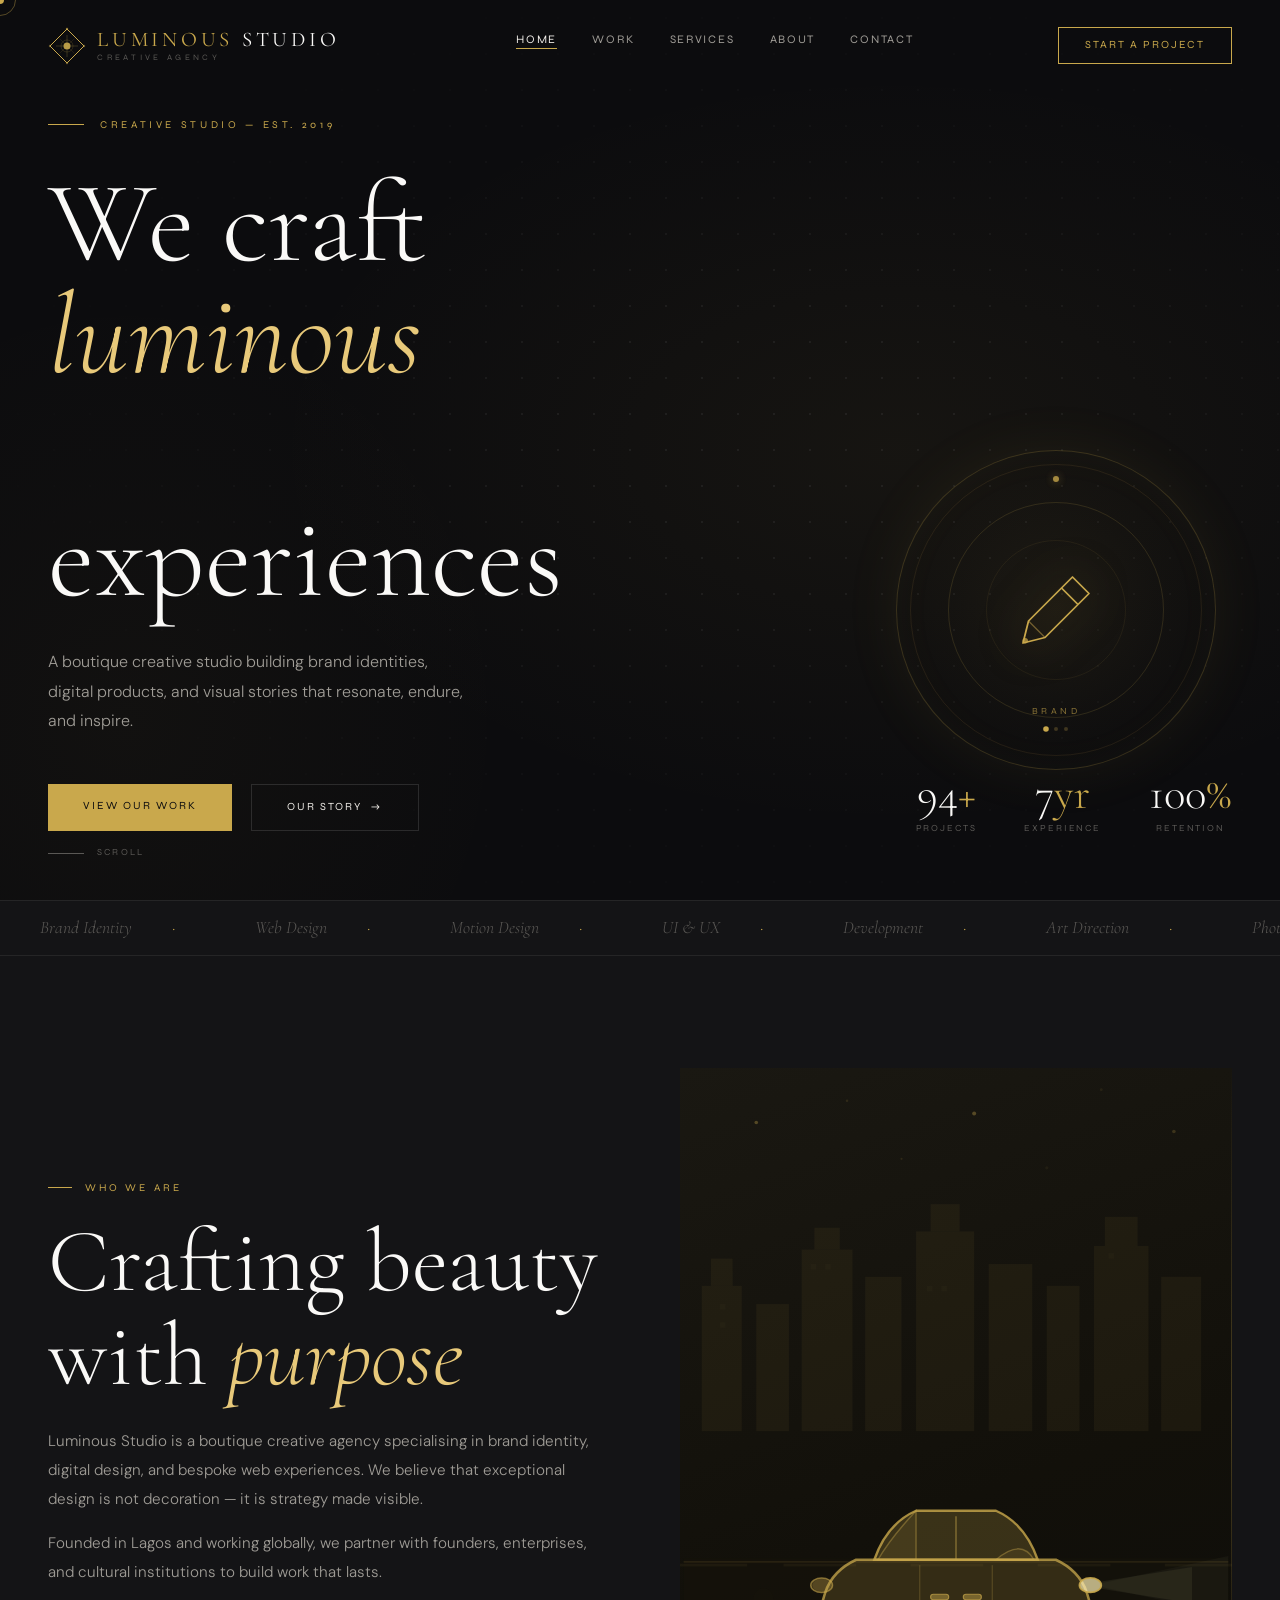
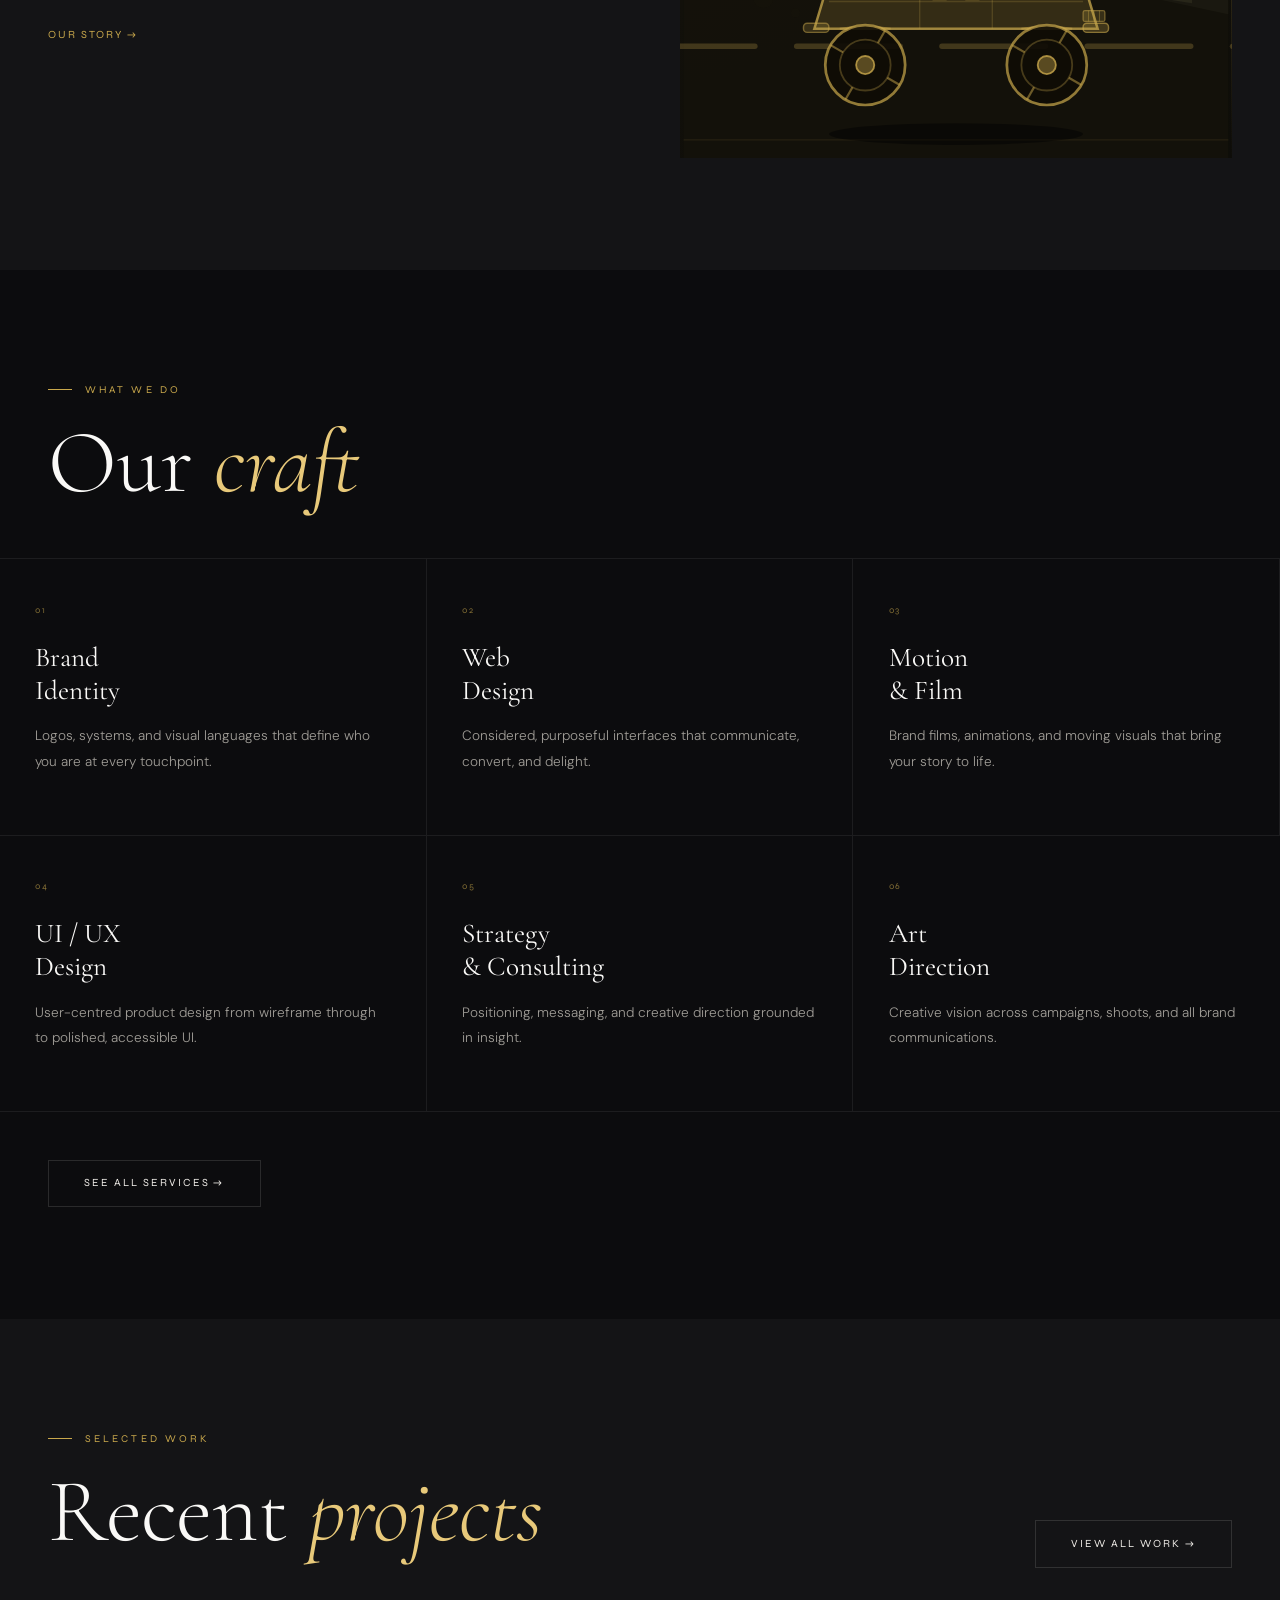
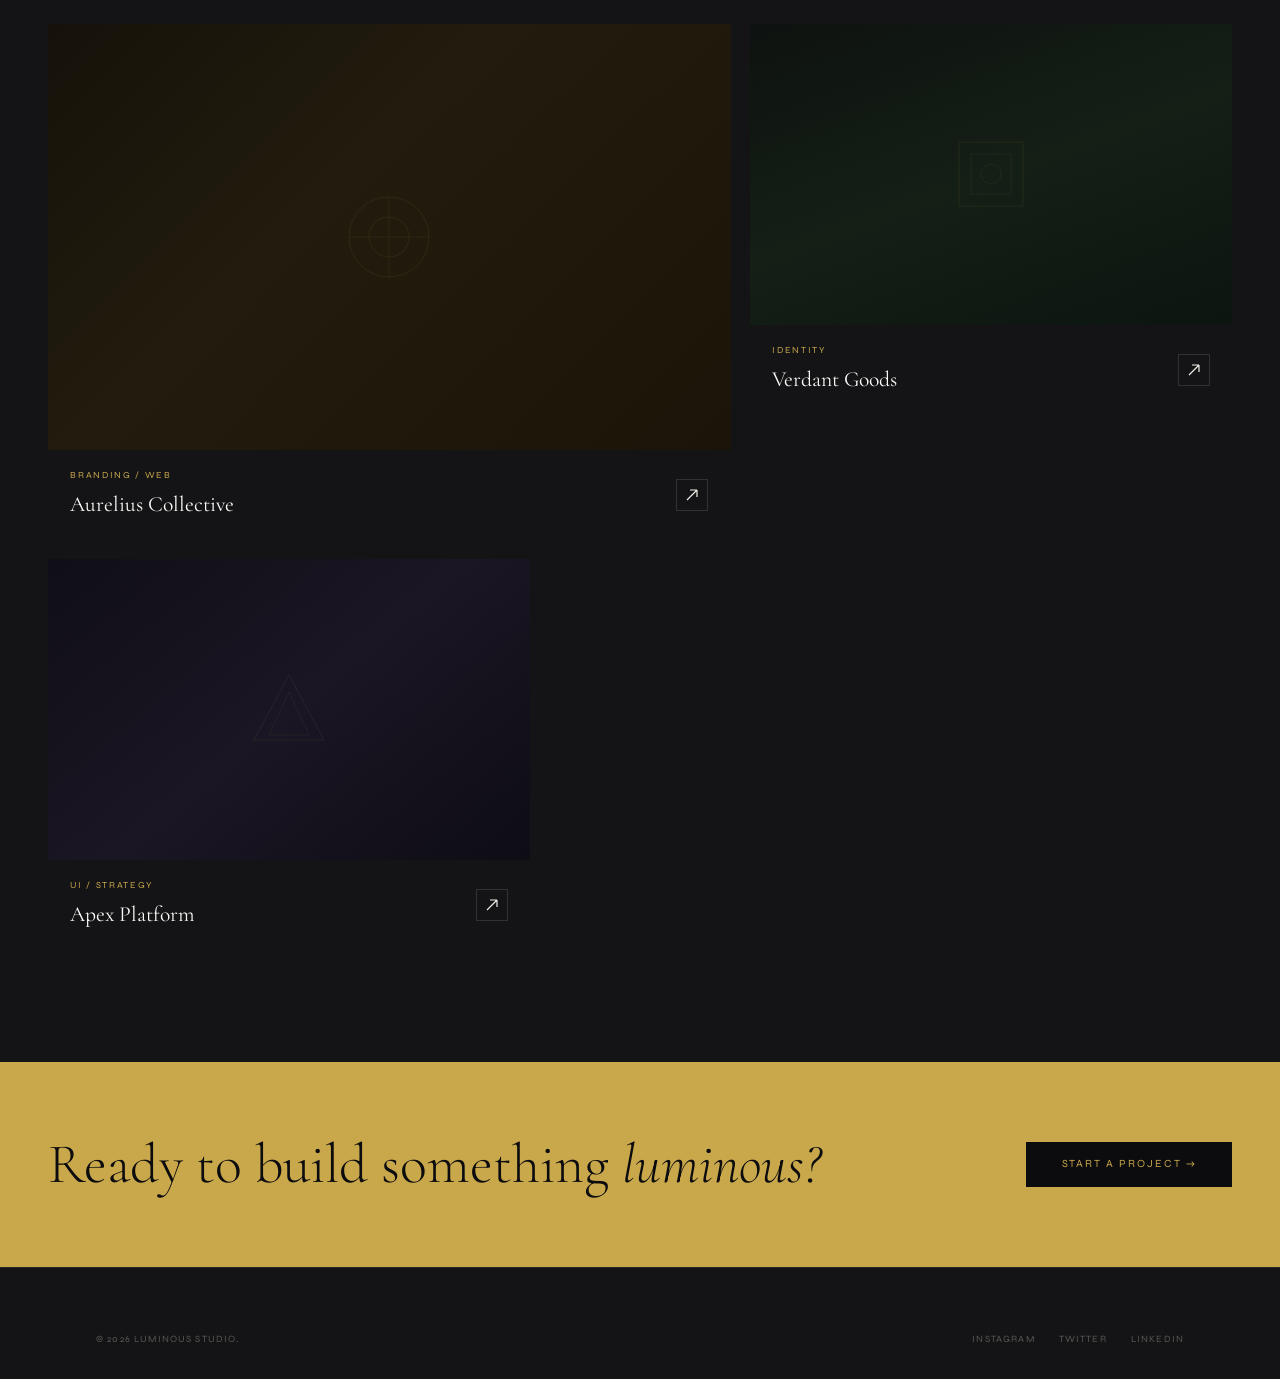
<file: index.html>
<!DOCTYPE html>
<html lang="en">
<head>
  <meta charset="UTF-8"/>
  <meta name="viewport" content="width=device-width, initial-scale=1.0, viewport-fit=cover"/>
  <title>Luminous Studio — Creative Agency</title>
  <link rel="icon" type="image/svg+xml" href='data:image/svg+xml,
<svg xmlns="http://www.w3.org/2000/svg" viewBox="0 0 38 38">
<path d="M19 2L36 19L19 36L2 19Z" stroke="%23c9a84c" stroke-width="1" fill="none"/>
<circle cx="19" cy="19" r="3.5" fill="%23c9a84c"/>
</svg>'>
  <link href="https://cdnjs.cloudflare.com/ajax/libs/bootstrap/5.3.2/css/bootstrap.min.css" rel="stylesheet"/>
  <link href="https://fonts.googleapis.com/css2?family=Cormorant+Garamond:ital,wght@0,300;0,400;0,600;1,300;1,400&family=Syne:wght@400;500;600;700;800&family=DM+Sans:wght@300;400;500&display=swap" rel="stylesheet"/>
  <style>
    :root {
      --bg: #0c0c0e; --surface: #141416; --surface2: #1a1a1e;
      --border: rgba(255,255,255,0.07); --border2: rgba(255,255,255,0.12);
      --gold: #c9a84c; --gold-light: #e8c97a; --gold-dim: rgba(201,168,76,0.15);
      --text: #f0ede8; --text2: #a09d97; --text3: #5a5855; --white: #faf9f7;
    }
    *, *::before, *::after { box-sizing: border-box; margin: 0; padding: 0; }
    html { scroll-behavior: smooth; }
    body { background: var(--bg); color: var(--text); font-family: 'DM Sans', sans-serif; font-weight: 300; overflow-x: hidden; min-height: 100vh; cursor: none; }

    /* ─── CURSOR ─── */
    .cur { width:8px; height:8px; background:var(--gold); border-radius:50%; position:fixed; pointer-events:none; z-index:9999; transform:translate(-50%,-50%); transition:transform .1s; }
    .cur-r { width:32px; height:32px; border:1px solid rgba(201,168,76,.4); border-radius:50%; position:fixed; pointer-events:none; z-index:9998; transform:translate(-50%,-50%); transition:all .18s ease; }
    body.cursor-hover .cur { transform:translate(-50%,-50%) scale(3); background:transparent; border:1px solid var(--gold); }
    body.cursor-hover .cur-r { transform:translate(-50%,-50%) scale(1.6); border-color:rgba(201,168,76,.7); }
    @media (pointer:coarse) { .cur,.cur-r { display:none; } body { cursor:auto; } }

    /* ─── NAV ─── */
    nav { position:fixed; top:0; left:0; right:0; z-index:800; padding:1.6rem 3rem; display:flex; align-items:center; justify-content:space-between; transition:background .4s, border-color .4s, padding .3s; border-bottom:1px solid transparent; }
    nav.scrolled { background:rgba(12,12,14,.88); border-color:var(--border); backdrop-filter:blur(18px); -webkit-backdrop-filter:blur(18px); padding-top:1rem; padding-bottom:1rem; }
    .logo-wrap { display:flex; align-items:center; gap:.7rem; cursor:none; text-decoration:none; }
    .logo-svg { width:38px; height:38px; flex-shrink:0; }
    .logo-text-wrap { display:flex; flex-direction:column; line-height:1; }
    .logo-name { font-family:'Cormorant Garamond',serif; font-size:1.3rem; font-weight:400; letter-spacing:.18em; color:var(--white); text-transform:uppercase; }
    .logo-name .lum { color:var(--gold); }
    .logo-sub { font-family:'Syne',sans-serif; font-size:.52rem; letter-spacing:.4em; text-transform:uppercase; color:var(--text3); margin-top:.15rem; }
    .nav-links { display:flex; gap:2.2rem; list-style:none; }
    .nav-links a { font-family:'Syne',sans-serif; font-size:.72rem; letter-spacing:.15em; text-transform:uppercase; color:var(--text2); text-decoration:none; cursor:none; transition:color .2s; position:relative; padding-bottom:.2rem; }
    .nav-links a::after { content:''; position:absolute; bottom:0; left:0; width:0; height:1px; background:var(--gold); transition:width .25s; }
    .nav-links a:hover, .nav-links a.active { color:var(--text); }
    .nav-links a:hover::after, .nav-links a.active::after { width:100%; }
    .nav-btn { font-family:'Syne',sans-serif; font-size:.68rem; letter-spacing:.18em; text-transform:uppercase; background:transparent; border:1px solid var(--gold); color:var(--gold); padding:.6rem 1.6rem; cursor:none; transition:background .2s,color .2s; text-decoration:none; }
    .nav-btn:hover { background:var(--gold); color:var(--bg); }
    .hamburger { display:none; flex-direction:column; gap:5px; background:none; border:none; cursor:none; padding:.2rem; }
    .hamburger span { display:block; width:24px; height:1px; background:var(--text); transition:all .3s; }
    .hamburger.open span:nth-child(1) { transform:rotate(45deg) translate(4px,4px); }
    .hamburger.open span:nth-child(2) { opacity:0; }
    .hamburger.open span:nth-child(3) { transform:rotate(-45deg) translate(4px,-4px); }
    .mobile-menu { display:none; position:fixed; inset:0; z-index:700; background:rgba(12,12,14,.97); backdrop-filter:blur(20px); flex-direction:column; align-items:center; justify-content:center; gap:2.5rem; }
    .mobile-menu.open { display:flex; animation:pageIn .3s ease; }
    .mobile-menu a { font-family:'Cormorant Garamond',serif; font-size:3rem; font-weight:300; color:var(--text); text-decoration:none; letter-spacing:.08em; cursor:none; transition:color .2s; }
    .mobile-menu a:hover { color:var(--gold); }
    @keyframes pageIn { from{opacity:0;transform:translateY(16px)} to{opacity:1;transform:translateY(0)} }

    /* ─── SHARED ─── */
    .sec { padding:7rem 0; }
    .lbl { font-family:'Syne',sans-serif; font-size:.65rem; letter-spacing:.3em; text-transform:uppercase; color:var(--gold); margin-bottom:1.2rem; display:flex; align-items:center; gap:.8rem; }
    .lbl::before { content:''; width:24px; height:1px; background:var(--gold); flex-shrink:0; }
    .display-title { font-family:'Cormorant Garamond',serif; font-size:clamp(3rem,7vw,6rem); font-weight:300; line-height:1.05; color:var(--white); }
    .display-title em { font-style:italic; color:var(--gold-light); }
    .body-text { font-size:.95rem; line-height:1.9; color:var(--text2); font-weight:300; }
    .rv { opacity:0; transform:translateY(28px); transition:opacity .7s ease,transform .7s ease; }
    .rv.vis { opacity:1; transform:translateY(0); }
    .rv-d1 { transition-delay:.1s; } .rv-d2 { transition-delay:.2s; } .rv-d3 { transition-delay:.3s; }
    @keyframes fadeU { from{opacity:0;transform:translateY(22px)} to{opacity:1;transform:translateY(0)} }

    /* ─── HERO ─── */
    .hero { min-height:100vh; display:flex; align-items:center; position:relative; overflow:hidden; padding:7rem 3rem 4rem; }
    .hero-bg { position:absolute; inset:0; background: radial-gradient(ellipse 70% 60% at 70% 50%, rgba(201,168,76,.055) 0%, transparent 70%), radial-gradient(ellipse 50% 80% at 10% 80%, rgba(201,168,76,.03) 0%, transparent 60%); }
    .hero-dots { position:absolute; inset:0; background-image:radial-gradient(circle,rgba(255,255,255,.06) 1px,transparent 1px); background-size:36px 36px; mask-image:radial-gradient(ellipse 80% 70% at 60% 50%,black 20%,transparent 80%); }
    .hero-content { position:relative; z-index:2; max-width:700px; }
    .hero-eyebrow { font-family:'Syne',sans-serif; font-size:.65rem; letter-spacing:.35em; text-transform:uppercase; color:var(--gold); margin-bottom:2.2rem; display:flex; align-items:center; gap:1rem; opacity:0; animation:fadeU .8s .2s forwards; }
    .hero-eyebrow::before { content:''; width:36px; height:1px; background:var(--gold); }
    .hero-h1 { font-family:'Cormorant Garamond',serif; font-size:clamp(3.8rem,9vw,7.5rem); font-weight:300; line-height:.97; color:var(--white); margin-bottom:2rem; opacity:0; animation:fadeU .9s .35s forwards; }
    .hero-h1 em { font-style:italic; color:var(--gold-light); display:block; }
    .hero-p { max-width:420px; font-size:1rem; line-height:1.85; color:var(--text2); font-weight:300; margin-bottom:3rem; opacity:0; animation:fadeU .8s .55s forwards; }
    .hero-btns { display:flex; gap:1.2rem; flex-wrap:wrap; opacity:0; animation:fadeU .8s .7s forwards; }
    .btn-gold { font-family:'Syne',sans-serif; font-size:.68rem; letter-spacing:.18em; text-transform:uppercase; background:var(--gold); color:var(--bg); border:none; padding:.9rem 2.2rem; cursor:none; transition:background .2s,transform .2s; text-decoration:none; display:inline-block; }
    .btn-gold:hover { background:var(--gold-light); transform:translateY(-1px); }
    .btn-outline { font-family:'Syne',sans-serif; font-size:.68rem; letter-spacing:.18em; text-transform:uppercase; background:transparent; color:var(--text); border:1px solid var(--border2); padding:.9rem 2.2rem; cursor:none; text-decoration:none; display:inline-flex; align-items:center; gap:.6rem; transition:border-color .2s,color .2s; }
    .btn-outline:hover { border-color:var(--gold); color:var(--gold); }
    .hero-aside { position:absolute; right:3rem; bottom:4rem; z-index:2; display:flex; gap:3rem; opacity:0; animation:fadeU .8s .9s forwards; }
    .h-stat { text-align:center; }
    .h-stat-n { font-family:'Cormorant Garamond',serif; font-size:2.8rem; font-weight:300; color:var(--white); line-height:1; }
    .h-stat-n span { color:var(--gold); }
    .h-stat-l { font-family:'Syne',sans-serif; font-size:.58rem; letter-spacing:.2em; text-transform:uppercase; color:var(--text3); margin-top:.3rem; }
    .scroll-hint { position:absolute; bottom:2.5rem; left:3rem; z-index:2; font-family:'Syne',sans-serif; font-size:.58rem; letter-spacing:.25em; text-transform:uppercase; color:var(--text3); display:flex; align-items:center; gap:.8rem; opacity:0; animation:fadeU .7s 1.2s forwards; }
    .scroll-bar { width:36px; height:1px; background:var(--text3); position:relative; overflow:hidden; }
    .scroll-bar::after { content:''; position:absolute; left:-100%; top:0; width:100%; height:100%; background:var(--gold); animation:sbar 2.2s ease-in-out infinite; }
    @keyframes sbar { 0%{left:-100%} 100%{left:100%} }

    /* ─── HERO VISUAL ─── */
    .hero-visual-outer { position:absolute; right:5%; top:50%; transform:translateY(-50%); width:320px; height:320px; z-index:2; opacity:0; animation:fadeU .9s 1.1s forwards; flex-shrink:0; }
    .hero-visual-circle { width:100%; height:100%; border-radius:50%; border:1px solid rgba(201,168,76,.22); background:radial-gradient(ellipse 80% 80% at 50% 50%, rgba(201,168,76,.06) 0%, rgba(201,168,76,.02) 40%, transparent 70%); box-shadow:0 0 60px rgba(201,168,76,.07), inset 0 0 40px rgba(201,168,76,.04); display:flex; align-items:center; justify-content:center; position:relative; overflow:hidden; }
    .hv-ring { position:absolute; border-radius:50%; border:1px solid rgba(201,168,76,.1); pointer-events:none; }
    .hv-ring-1 { width:92%; height:92%; animation:hvSpin 22s linear infinite; }
    .hv-ring-2 { width:68%; height:68%; border-color:rgba(201,168,76,.16); animation:hvSpin 16s linear infinite reverse; }
    .hv-ring-3 { width:44%; height:44%; border-color:rgba(201,168,76,.08); animation:hvSpin 30s linear infinite; }
    @keyframes hvSpin { from{transform:rotate(0deg)} to{transform:rotate(360deg)} }
    .hv-orb { position:absolute; width:6px; height:6px; background:var(--gold); border-radius:50%; top:4%; left:50%; transform:translateX(-50%); opacity:.8; box-shadow:0 0 8px rgba(201,168,76,.6); }
    .hv-icon-wrap { position:relative; width:110px; height:110px; display:flex; align-items:center; justify-content:center; z-index:2; }
    .hv-icon { position:absolute; width:88px; height:88px; opacity:0; transform:scale(.65) rotate(-8deg); transition:opacity .65s ease, transform .65s cubic-bezier(.34,1.3,.64,1); filter:drop-shadow(0 0 22px rgba(201,168,76,.5)); }
    .hv-icon.active { opacity:1; transform:scale(1) rotate(0deg); }
    .hv-meta { position:absolute; bottom:38px; display:flex; flex-direction:column; align-items:center; gap:8px; z-index:2; }
    .hv-label { font-family:'Syne',sans-serif; font-size:.58rem; letter-spacing:.38em; text-transform:uppercase; color:var(--gold); opacity:.65; transition:opacity .3s; }
    .hv-dots { display:flex; gap:6px; }
    .hv-dot { width:4px; height:4px; border-radius:50%; background:rgba(201,168,76,.25); transition:background .3s, transform .3s; }
    .hv-dot.active { background:var(--gold); transform:scale(1.4); }

    /* MARQUEE */
    .marquee-wrap { border-top:1px solid var(--border); border-bottom:1px solid var(--border); overflow:hidden; background:var(--surface); padding:.85rem 0; }
    .mq-track { display:flex; gap:0; white-space:nowrap; animation:mq 28s linear infinite; }
    .mq-item { font-family:'Cormorant Garamond',serif; font-size:1.1rem; font-weight:300; font-style:italic; color:var(--text3); padding:0 2.5rem; flex-shrink:0; display:flex; align-items:center; gap:2.5rem; }
    .mq-item::after { content:'·'; color:var(--gold); font-style:normal; }
    @keyframes mq { 0%{transform:translateX(0)} 100%{transform:translateX(-50%)} }

    /* ABOUT STRIP */
    .about-strip { background:var(--surface); }
    .about-grid { display:grid; grid-template-columns:1fr 1fr; gap:5rem; align-items:center; }
    .about-visual { position:relative; aspect-ratio:4/5; background:linear-gradient(160deg,#1a1812 0%,#12100a 60%,#0e0d09 100%); overflow:hidden; }
    .about-visual-inner { position:absolute; inset:0; display:flex; align-items:center; justify-content:center; }
    .about-visual::after { content:''; position:absolute; top:0; right:0; width:1px; height:100%; background:linear-gradient(180deg,transparent,var(--gold),transparent); opacity:.3; }
    .about-tag { position:absolute; bottom:2rem; left:2rem; font-family:'Syne',sans-serif; font-size:.6rem; letter-spacing:.25em; text-transform:uppercase; color:var(--gold); background:rgba(12,12,14,.8); padding:.5rem 1rem; border:1px solid var(--border2); z-index:2; }
    .car-scene { width:100%; height:100%; position:absolute; inset:0; }

    /* SERVICES */
    .svc-row { display:grid; grid-template-columns:repeat(3,1fr); border-top:1px solid var(--border); }
    .svc-card { padding:2.8rem 2.2rem; border-right:1px solid var(--border); border-bottom:1px solid var(--border); cursor:none; transition:background .3s; position:relative; overflow:hidden; }
    .svc-card:last-child { border-right:none; }
    .svc-card::before { content:''; position:absolute; bottom:0; left:0; width:0; height:2px; background:var(--gold); transition:width .4s; }
    .svc-card:hover { background:var(--surface2); }
    .svc-card:hover::before { width:100%; }
    .svc-n { font-family:'Syne',sans-serif; font-size:.58rem; letter-spacing:.2em; text-transform:uppercase; color:var(--gold); margin-bottom:1.5rem; opacity:.6; }
    .svc-title { font-family:'Cormorant Garamond',serif; font-size:1.7rem; font-weight:400; color:var(--white); margin-bottom:1rem; line-height:1.2; }
    .svc-desc { font-size:.85rem; line-height:1.85; color:var(--text2); }

    /* WORK BENTO */
    .work-bento { display:grid; grid-template-columns:repeat(12,1fr); gap:1.2rem; margin-top:3.5rem; }
    .wc { position:relative; overflow:hidden; cursor:none; background:var(--surface); }
    .wc:nth-child(1) { grid-column:span 7; }
    .wc:nth-child(2) { grid-column:span 5; }
    .wc:nth-child(3) { grid-column:span 5; }
    .wc-img { aspect-ratio:16/10; overflow:hidden; position:relative; }
    .wc-img-inner { width:100%; height:100%; transition:transform .7s cubic-bezier(.25,.46,.45,.94); }
    .wc:hover .wc-img-inner { transform:scale(1.04); }
    .t1 { background:linear-gradient(135deg,#16120a 0%,#221c0e 40%,#1a1508 100%); }
    .t2 { background:linear-gradient(160deg,#0e1210 0%,#141f16 50%,#0c1510 100%); }
    .t3 { background:linear-gradient(140deg,#100e16 0%,#1a1624 50%,#0e0c14 100%); }
    .wc-dec { position:absolute; inset:0; display:flex; align-items:center; justify-content:center; opacity:.18; }
    .wc-info { padding:1.2rem 1.4rem; display:flex; justify-content:space-between; align-items:center; }
    .wc-tag { font-family:'Syne',sans-serif; font-size:.58rem; letter-spacing:.18em; text-transform:uppercase; color:var(--gold); margin-bottom:.3rem; }
    .wc-name { font-family:'Cormorant Garamond',serif; font-size:1.35rem; font-weight:400; color:var(--white); }
    .wc-arr { width:32px; height:32px; border:1px solid var(--border2); display:flex; align-items:center; justify-content:center; flex-shrink:0; transition:all .25s; }
    .wc:hover .wc-arr { background:var(--gold); border-color:var(--gold); }
    .wc:hover .wc-arr path { stroke:var(--bg); }

    /* CTA BAND */
    .cta-band { background:var(--gold); padding:4.5rem 3rem; display:flex; align-items:center; justify-content:space-between; flex-wrap:wrap; gap:2rem; }
    .cta-band-t { font-family:'Cormorant Garamond',serif; font-size:clamp(2rem,5vw,3.5rem); font-weight:300; color:var(--bg); line-height:1.1; }
    .cta-band-t em { font-style:italic; }
    .btn-dark { font-family:'Syne',sans-serif; font-size:.68rem; letter-spacing:.18em; text-transform:uppercase; background:var(--bg); color:var(--gold); border:none; padding:.9rem 2.2rem; cursor:none; flex-shrink:0; transition:background .2s,color .2s; text-decoration:none; display:inline-block; }
    .btn-dark:hover { background:var(--surface); }

    /* FOOTER */
    footer { background:var(--surface); padding:4rem 3rem 2rem; border-top:1px solid var(--border); }
    .ft-bottom { display:flex; justify-content:space-between; align-items:center; flex-wrap:wrap; gap:1rem; }
    .ft-copy { font-family:'Syne',sans-serif; font-size:.6rem; letter-spacing:.12em; text-transform:uppercase; color:var(--text3); }
    .ft-socials { display:flex; gap:1.5rem; }
    .ft-socials a { font-family:'Syne',sans-serif; font-size:.6rem; letter-spacing:.12em; text-transform:uppercase; color:var(--text3); text-decoration:none; cursor:none; transition:color .2s; }
    .ft-socials a:hover { color:var(--gold); }

    /* RESPONSIVE */
    @media (max-width:1200px) {
      .hero-visual-outer { width:260px; height:260px; right:3%; }
      .hero-content { max-width:560px; }
    }
    @media (max-width:1024px) {
      .svc-row { grid-template-columns:repeat(2,1fr); }
      .hero { flex-direction:column; align-items:flex-start; padding:8rem 2.5rem 3rem; min-height:auto; gap:3rem; }
      .hero-content { max-width:100%; }
      .hero-visual-outer { position:relative; right:auto; top:auto; transform:none; width:220px; height:220px; align-self:center; margin:0 auto; }
      .hero-aside { right:2rem; bottom:2rem; gap:2rem; }
      .about-grid { grid-template-columns:1fr; gap:2rem; }
      .about-visual { display:block; aspect-ratio:16/9; max-width:100%; }
    }
    @media (max-width:768px) {
      nav { padding:1.2rem 1.5rem; }
      .nav-links, .nav-btn { display:none; }
      .hamburger { display:flex; }
      .hero { padding:6rem 1.5rem 2.5rem; gap:2.5rem; min-height:100svh; }
      .hero-h1 { font-size:clamp(2.8rem,11vw,5rem); }
      .hero-p { font-size:.9rem; max-width:100%; }
      .hero-aside { display:none; }
      .scroll-hint { display:none; }
      .hero-visual-outer { width:190px; height:190px; margin:0 auto; }
      .hv-icon { width:68px; height:68px; }
      .hv-icon-wrap { width:80px; height:80px; }
      .hv-meta { bottom:26px; }
      .sec { padding:4rem 0; }
      .svc-row { grid-template-columns:1fr; }
      .work-bento .wc { grid-column:span 12 !important; }
      .cta-band { flex-direction:column; padding:3rem 1.5rem; }
    }
    @media (max-width:480px) {
      .hero { padding:5.5rem 1.2rem 2rem; gap:2rem; }
      .hero-h1 { font-size:clamp(2.4rem,13vw,3.5rem); }
      .hero-btns { flex-direction:column; gap:.8rem; }
      .btn-gold, .btn-outline { width:100%; justify-content:center; text-align:center; }
      .hero-visual-outer { width:160px; height:160px; }
      .hv-icon { width:56px; height:56px; }
      .hv-icon-wrap { width:66px; height:66px; }
      .hv-meta { bottom:18px; }
      .hv-label { font-size:.5rem; letter-spacing:.28em; }
    }
    /* ─── SPLASH CURTAIN ─── */
    .curtain-wrap { position:fixed; inset:0; z-index:9000; pointer-events:none; display:flex; }
    .curtain-l, .curtain-r {
      width:50%; height:100%;
      background: #0c0c0e;
      display:flex; align-items:center; justify-content:center;
      transition: transform 1s cubic-bezier(.76,0,.24,1);
    }
    .curtain-l { transform:translateX(0); border-right:1px solid rgba(201,168,76,.15); }
    .curtain-r { transform:translateX(0); border-left:1px solid rgba(201,168,76,.15); }
    .curtain-logo {
      position:absolute; top:50%; left:50%;
      transform:translate(-50%,-50%);
      display:flex; flex-direction:column; align-items:center; gap:1rem;
      opacity:1; transition:opacity .3s ease;
      z-index:9001; pointer-events:none;
    }
    .curtain-logo svg { animation:curtainLogoSpin 1.2s ease-out forwards; }
    @keyframes curtainLogoSpin {
      0%   { opacity:0; transform:scale(.6) rotate(-15deg); }
      60%  { opacity:1; transform:scale(1.05) rotate(3deg); }
      100% { opacity:1; transform:scale(1) rotate(0deg); }
    }
    .curtain-logo-name {
      font-family:'Cormorant Garamond',serif; font-size:1.6rem;
      font-weight:300; letter-spacing:.3em; text-transform:uppercase;
      color:var(--white); opacity:0;
      animation:fadeU .6s .5s forwards;
    }
    .curtain-logo-name span { color:var(--gold); }
    .curtain-logo-sub {
      font-family:'Syne',sans-serif; font-size:.55rem;
      letter-spacing:.45em; text-transform:uppercase; color:var(--text3);
      opacity:0; animation:fadeU .5s .75s forwards;
    }
    .curtain-line {
      position:absolute; bottom:0; left:0; right:0; height:1px;
      background:linear-gradient(90deg,transparent,var(--gold),transparent);
      opacity:0; animation:fadeU .4s .4s forwards;
    }
    .curtain-wrap.open .curtain-l { transform:translateX(-100%); }
    .curtain-wrap.open .curtain-r { transform:translateX(100%); }
    .curtain-wrap.open .curtain-logo { opacity:0; }
    .curtain-wrap.gone { display:none; }
  </style>
</head>
<body>

<!-- ═══ SPLASH CURTAIN ═══ -->
<div class="curtain-wrap" id="curtain">
  <div class="curtain-l"></div>
  <div class="curtain-r"></div>
  <div class="curtain-logo">
    <svg width="52" height="52" viewBox="0 0 38 38" fill="none">
      <path d="M19 2L36 19L19 36L2 19Z" stroke="#c9a84c" stroke-width="1" fill="none"/>
      <path d="M19 8L19 30" stroke="#c9a84c" stroke-width=".6" opacity=".4"/>
      <path d="M8 19L30 19" stroke="#c9a84c" stroke-width=".6" opacity=".4"/>
      <path d="M11.5 11.5L26.5 26.5" stroke="#c9a84c" stroke-width=".5" opacity=".25"/>
      <path d="M26.5 11.5L11.5 26.5" stroke="#c9a84c" stroke-width=".5" opacity=".25"/>
      <circle cx="19" cy="19" r="3.5" fill="#c9a84c" opacity=".9"/>
      <circle cx="19" cy="19" r="6" stroke="#c9a84c" stroke-width=".6" opacity=".3"/>
      <circle cx="19" cy="2" r="1.2" fill="#c9a84c" opacity=".7"/>
      <circle cx="36" cy="19" r="1.2" fill="#c9a84c" opacity=".5"/>
      <circle cx="19" cy="36" r="1.2" fill="#c9a84c" opacity=".5"/>
      <circle cx="2" cy="19" r="1.2" fill="#c9a84c" opacity=".5"/>
    </svg>
    <div class="curtain-logo-name"><span>Luminous</span> Studio</div>
    <div class="curtain-logo-sub">Creative Agency</div>
    <div class="curtain-line"></div>
  </div>
</div>

<div class="cur" id="cur"></div>
<div class="cur-r" id="curR"></div>

<nav id="navbar">
  <a class="logo-wrap" href="index.html">
    <svg class="logo-svg" viewBox="0 0 38 38" fill="none">
      <path d="M19 2L36 19L19 36L2 19Z" stroke="#c9a84c" stroke-width="1" fill="none"/>
      <path d="M19 8L19 30" stroke="#c9a84c" stroke-width=".6" opacity=".4"/>
      <path d="M8 19L30 19" stroke="#c9a84c" stroke-width=".6" opacity=".4"/>
      <path d="M11.5 11.5L26.5 26.5" stroke="#c9a84c" stroke-width=".5" opacity=".25"/>
      <path d="M26.5 11.5L11.5 26.5" stroke="#c9a84c" stroke-width=".5" opacity=".25"/>
      <circle cx="19" cy="19" r="3.5" fill="#c9a84c" opacity=".9"/>
      <circle cx="19" cy="19" r="6" stroke="#c9a84c" stroke-width=".6" opacity=".3"/>
      <circle cx="19" cy="2" r="1.2" fill="#c9a84c" opacity=".7"/>
      <circle cx="36" cy="19" r="1.2" fill="#c9a84c" opacity=".5"/>
      <circle cx="19" cy="36" r="1.2" fill="#c9a84c" opacity=".5"/>
      <circle cx="2" cy="19" r="1.2" fill="#c9a84c" opacity=".5"/>
    </svg>
    <div class="logo-text-wrap">
      <span class="logo-name"><span class="lum">Luminous</span> Studio</span>
      <span class="logo-sub">Creative Agency</span>
    </div>
  </a>
  <ul class="nav-links">
    <li><a href="index.html" class="active">Home</a></li>
    <li><a href="work.html">Work</a></li>
    <li><a href="services.html">Services</a></li>
    <li><a href="about.html">About</a></li>
    <li><a href="contact.html">Contact</a></li>
  </ul>
  <a class="nav-btn d-none d-md-block" href="contact.html">Start a Project</a>
  <button class="hamburger" id="hamburger" onclick="toggleMobile()">
    <span></span><span></span><span></span>
  </button>
</nav>

<div class="mobile-menu" id="mobileMenu">
  <a href="index.html" onclick="closeMobile()">Home</a>
  <a href="work.html" onclick="closeMobile()">Work</a>
  <a href="services.html" onclick="closeMobile()">Services</a>
  <a href="about.html" onclick="closeMobile()">About</a>
  <a href="contact.html" onclick="closeMobile()">Contact</a>
</div>

<!-- ═══════════ HERO ═══════════ -->
<section class="hero">
  <div class="hero-bg"></div>
  <div class="hero-dots"></div>
  <div class="hero-content">
    <div class="hero-eyebrow">Creative Studio — Est. 2019</div>
    <h1 class="hero-h1">
      We craft<br>
      <em>luminous</em><br>
      experiences
    </h1>
    <p class="hero-p">A boutique creative studio building brand identities, digital products, and visual stories that resonate, endure, and inspire.</p>
    <div class="hero-btns">
      <a class="btn-gold" href="work.html">View Our Work</a>
      <a class="btn-outline" href="about.html">Our Story <span>→</span></a>
    </div>
  </div>

  <div class="hero-aside">
    <div class="h-stat">
      <div class="h-stat-n" data-count="94">0<span>+</span></div>
      <div class="h-stat-l">Projects</div>
    </div>
    <div class="h-stat">
      <div class="h-stat-n" data-count="7">0<span>yr</span></div>
      <div class="h-stat-l">Experience</div>
    </div>
    <div class="h-stat">
      <div class="h-stat-n" data-count="100">0<span>%</span></div>
      <div class="h-stat-l">Retention</div>
    </div>
  </div>

  <div class="scroll-hint"><div class="scroll-bar"></div>Scroll</div>

  <!-- ═══ HERO VISUAL ═══ -->
  <div class="hero-visual-outer">
    <div class="hero-visual-circle">
      <div class="hv-ring hv-ring-1"><div class="hv-orb"></div></div>
      <div class="hv-ring hv-ring-2"></div>
      <div class="hv-ring hv-ring-3"></div>
      <div class="hv-icon-wrap">
        <svg class="hv-icon" id="hv-pen" viewBox="0 0 80 80" fill="none">
          <path d="M55 10L70 25L30 65L10 70L15 50L55 10Z" stroke="#c9a84c" stroke-width="1.6" stroke-linejoin="round"/>
          <path d="M45 20L60 35" stroke="#c9a84c" stroke-width="1.6"/>
          <path d="M15 50L30 65" stroke="#c9a84c" stroke-width="1.1" opacity=".5"/>
          <circle cx="12" cy="68" r="2.5" fill="#c9a84c" opacity=".75"/>
        </svg>
        <svg class="hv-icon" id="hv-cam" viewBox="0 0 80 80" fill="none">
          <rect x="8" y="24" width="64" height="42" rx="4" stroke="#c9a84c" stroke-width="1.6"/>
          <path d="M26 24L30 14H50L54 24" stroke="#c9a84c" stroke-width="1.6" stroke-linejoin="round"/>
          <circle cx="40" cy="45" r="13" stroke="#c9a84c" stroke-width="1.6"/>
          <circle cx="40" cy="45" r="7" stroke="#c9a84c" stroke-width="1" opacity=".5"/>
          <circle cx="40" cy="45" r="3" fill="#c9a84c" opacity=".7"/>
          <circle cx="62" cy="32" r="3" stroke="#c9a84c" stroke-width="1.1" opacity=".6"/>
        </svg>
        <svg class="hv-icon" id="hv-code" viewBox="0 0 80 80" fill="none">
          <path d="M28 22L10 40L28 58" stroke="#c9a84c" stroke-width="2" stroke-linecap="round" stroke-linejoin="round"/>
          <path d="M52 22L70 40L52 58" stroke="#c9a84c" stroke-width="2" stroke-linecap="round" stroke-linejoin="round"/>
          <path d="M44 16L36 64" stroke="#c9a84c" stroke-width="1.5" stroke-linecap="round" opacity=".55"/>
        </svg>
      </div>
      <div class="hv-meta">
        <div class="hv-label" id="hvLabel">Brand</div>
        <div class="hv-dots">
          <div class="hv-dot active" id="hvDot0"></div>
          <div class="hv-dot" id="hvDot1"></div>
          <div class="hv-dot" id="hvDot2"></div>
        </div>
      </div>
    </div>
  </div>
  <!-- END HERO VISUAL -->

</section>

<!-- ═══════════ MARQUEE ═══════════ -->
<div class="marquee-wrap">
  <div class="mq-track">
    <span class="mq-item">Brand Identity</span>
    <span class="mq-item">Web Design</span>
    <span class="mq-item">Motion Design</span>
    <span class="mq-item">UI &amp; UX</span>
    <span class="mq-item">Development</span>
    <span class="mq-item">Art Direction</span>
    <span class="mq-item">Photography</span>
    <span class="mq-item">Strategy</span>
    <span class="mq-item">Brand Identity</span>
    <span class="mq-item">Web Design</span>
    <span class="mq-item">Motion Design</span>
    <span class="mq-item">UI &amp; UX</span>
    <span class="mq-item">Development</span>
    <span class="mq-item">Art Direction</span>
    <span class="mq-item">Photography</span>
    <span class="mq-item">Strategy</span>
  </div>
</div>

<!-- ═══════════ ABOUT STRIP ═══════════ -->
<section class="sec about-strip">
  <div class="container-fluid px-4 px-md-5">
    <div class="about-grid">
      <div>
        <div class="lbl rv">Who We Are</div>
        <h2 class="display-title rv rv-d1">Crafting beauty<br>with <em>purpose</em></h2>
        <p class="body-text mt-4 rv rv-d2">Luminous Studio is a boutique creative agency specialising in brand identity, digital design, and bespoke web experiences. We believe that exceptional design is not decoration — it is strategy made visible.</p>
        <p class="body-text mt-3 rv rv-d2">Founded in Lagos and working globally, we partner with founders, enterprises, and cultural institutions to build work that lasts.</p>
        <a class="rv rv-d3" href="about.html" style="display:inline-block;margin-top:1.5rem;font-family:'Syne',sans-serif;font-size:.68rem;letter-spacing:.18em;text-transform:uppercase;color:var(--gold);text-decoration:none;">Our Story →</a>
      </div>
      <div class="about-visual rv rv-d2">
        <div class="about-visual-inner">
          <!-- CAR ANIMATION SCENE -->
          <svg class="car-scene" viewBox="0 0 300 380" xmlns="http://www.w3.org/2000/svg" fill="none">

            <!-- NIGHT SKY STARS -->
            <circle cx="40"  cy="30"  r="1"   fill="rgba(201,168,76,.4)"><animate attributeName="opacity" values=".4;1;.4" dur="2.1s" repeatCount="indefinite"/></circle>
            <circle cx="90"  cy="18"  r=".7"  fill="rgba(201,168,76,.3)"><animate attributeName="opacity" values=".3;.9;.3" dur="3.3s" repeatCount="indefinite"/></circle>
            <circle cx="160" cy="25"  r="1.1" fill="rgba(201,168,76,.4)"><animate attributeName="opacity" values=".5;1;.5" dur="1.8s" repeatCount="indefinite"/></circle>
            <circle cx="230" cy="12"  r=".8"  fill="rgba(201,168,76,.3)"><animate attributeName="opacity" values=".2;.8;.2" dur="2.7s" repeatCount="indefinite"/></circle>
            <circle cx="270" cy="35"  r="1"   fill="rgba(201,168,76,.35)"><animate attributeName="opacity" values=".4;.9;.4" dur="2.4s" repeatCount="indefinite"/></circle>
            <circle cx="120" cy="50"  r=".6"  fill="rgba(201,168,76,.25)"><animate attributeName="opacity" values=".3;.8;.3" dur="3.8s" repeatCount="indefinite"/></circle>
            <circle cx="200" cy="55"  r=".9"  fill="rgba(201,168,76,.3)"><animate attributeName="opacity" values=".2;.7;.2" dur="2.9s" repeatCount="indefinite"/></circle>

            <!-- CITY SKYLINE SILHOUETTE (background) -->
            <g opacity=".12" fill="rgba(201,168,76,.5)">
              <rect x="10"  y="120" width="22" height="80"/>
              <rect x="15"  y="105" width="12" height="15"/>
              <rect x="40"  y="130" width="18" height="70"/>
              <rect x="65"  y="100" width="28" height="100"/>
              <rect x="72"  y="88"  width="14" height="12"/>
              <rect x="100" y="115" width="20" height="85"/>
              <rect x="128" y="90"  width="32" height="110"/>
              <rect x="136" y="75"  width="16" height="15"/>
              <rect x="168" y="108" width="24" height="92"/>
              <rect x="200" y="120" width="18" height="80"/>
              <rect x="226" y="98"  width="30" height="102"/>
              <rect x="232" y="82"  width="18" height="16"/>
              <rect x="263" y="115" width="22" height="85"/>
              <!-- windows glow dots -->
              <rect x="20"  y="130" width="3" height="3" fill="rgba(201,168,76,.4)"/>
              <rect x="20"  y="140" width="3" height="3" fill="rgba(201,168,76,.4)"/>
              <rect x="70"  y="108" width="3" height="3" fill="rgba(201,168,76,.4)"/>
              <rect x="78"  y="108" width="3" height="3" fill="rgba(201,168,76,.4)"/>
              <rect x="134" y="120" width="3" height="3" fill="rgba(201,168,76,.4)"/>
              <rect x="142" y="120" width="3" height="3" fill="rgba(201,168,76,.4)"/>
              <rect x="234" y="102" width="3" height="3" fill="rgba(201,168,76,.4)"/>
            </g>

            <!-- ROAD -->
            <rect x="0" y="270" width="300" height="110" fill="rgba(20,18,10,.8)"/>
            <!-- road surface lines -->
            <line x1="0" y1="272" x2="300" y2="272" stroke="rgba(201,168,76,.15)" stroke-width=".8"/>
            <line x1="0" y1="370" x2="300" y2="370" stroke="rgba(201,168,76,.1)"  stroke-width=".6"/>

            <!-- DASHED CENTRE LINE (scrolling) -->
            <g>
              <rect x="0" y="317" width="60" height="3" rx="1.5" fill="rgba(201,168,76,.25)">
                <animateTransform attributeName="transform" type="translate" from="0,0" to="-80,0" dur="0.9s" repeatCount="indefinite"/>
              </rect>
              <rect x="80" y="317" width="60" height="3" rx="1.5" fill="rgba(201,168,76,.25)">
                <animateTransform attributeName="transform" type="translate" from="0,0" to="-80,0" dur="0.9s" repeatCount="indefinite"/>
              </rect>
              <rect x="160" y="317" width="60" height="3" rx="1.5" fill="rgba(201,168,76,.25)">
                <animateTransform attributeName="transform" type="translate" from="0,0" to="-80,0" dur="0.9s" repeatCount="indefinite"/>
              </rect>
              <rect x="240" y="317" width="60" height="3" rx="1.5" fill="rgba(201,168,76,.25)">
                <animateTransform attributeName="transform" type="translate" from="0,0" to="-80,0" dur="0.9s" repeatCount="indefinite"/>
              </rect>
              <rect x="320" y="317" width="60" height="3" rx="1.5" fill="rgba(201,168,76,.25)">
                <animateTransform attributeName="transform" type="translate" from="0,0" to="-80,0" dur="0.9s" repeatCount="indefinite"/>
              </rect>
            </g>

            <!-- ROAD EDGE LINES (scrolling slowly) -->
            <g opacity=".12">
              <rect x="0"   y="273" width="40" height="1.5" fill="rgba(201,168,76,.5)">
                <animateTransform attributeName="transform" type="translate" from="0,0" to="-60,0" dur="1.4s" repeatCount="indefinite"/>
              </rect>
              <rect x="60"  y="273" width="40" height="1.5" fill="rgba(201,168,76,.5)">
                <animateTransform attributeName="transform" type="translate" from="0,0" to="-60,0" dur="1.4s" repeatCount="indefinite"/>
              </rect>
              <rect x="130" y="273" width="40" height="1.5" fill="rgba(201,168,76,.5)">
                <animateTransform attributeName="transform" type="translate" from="0,0" to="-60,0" dur="1.4s" repeatCount="indefinite"/>
              </rect>
              <rect x="200" y="273" width="40" height="1.5" fill="rgba(201,168,76,.5)">
                <animateTransform attributeName="transform" type="translate" from="0,0" to="-60,0" dur="1.4s" repeatCount="indefinite"/>
              </rect>
              <rect x="270" y="273" width="60" height="1.5" fill="rgba(201,168,76,.5)">
                <animateTransform attributeName="transform" type="translate" from="0,0" to="-60,0" dur="1.4s" repeatCount="indefinite"/>
              </rect>
            </g>

            <!-- CAR BODY GROUP (subtle bounce) -->
            <g id="car-grp">
              <animateTransform attributeName="transform" type="translate" values="0,0; 0,-1.5; 0,0; 0,-1; 0,0" dur="0.55s" repeatCount="indefinite"/>

              <!-- CAR SHADOW -->
              <ellipse cx="150" cy="368" rx="70" ry="6" fill="rgba(0,0,0,.45)"/>

              <!-- CAR BODY -->
              <path d="M72 310 L78 290 Q82 278 95 272 L205 272 Q218 278 222 290 L228 310 Z"
                    fill="rgba(201,168,76,.18)" stroke="rgba(201,168,76,.75)" stroke-width="1.4"/>

              <!-- ROOF / CABIN -->
              <path d="M105 272 Q112 252 128 245 L172 245 Q188 252 195 272Z"
                    fill="rgba(201,168,76,.22)" stroke="rgba(201,168,76,.8)" stroke-width="1.3"/>

              <!-- WINDSHIELD (front) -->
              <path d="M172 272 Q186 260 193 272Z"
                    fill="rgba(201,168,76,.08)" stroke="rgba(201,168,76,.4)" stroke-width=".8"/>
              <!-- WINDSHIELD (rear) -->
              <path d="M107 272 Q114 260 128 245 L128 272Z"
                    fill="rgba(201,168,76,.08)" stroke="rgba(201,168,76,.4)" stroke-width=".8"/>

              <!-- WINDOW DIVIDER -->
              <line x1="150" y1="248" x2="150" y2="272" stroke="rgba(201,168,76,.4)" stroke-width="1"/>

              <!-- SIDE DETAIL LINE -->
              <line x1="80" y1="295" x2="220" y2="295" stroke="rgba(201,168,76,.2)" stroke-width=".7"/>

              <!-- DOOR LINES -->
              <line x1="130" y1="275" x2="130" y2="310" stroke="rgba(201,168,76,.2)" stroke-width=".8"/>
              <line x1="170" y1="275" x2="170" y2="310" stroke="rgba(201,168,76,.2)" stroke-width=".8"/>

              <!-- DOOR HANDLES -->
              <rect x="136" y="291" width="10" height="3" rx="1.5" fill="rgba(201,168,76,.45)" stroke="rgba(201,168,76,.7)" stroke-width=".6"/>
              <rect x="154" y="291" width="10" height="3" rx="1.5" fill="rgba(201,168,76,.45)" stroke="rgba(201,168,76,.7)" stroke-width=".6"/>

              <!-- HEADLIGHTS -->
              <ellipse cx="224" cy="286" rx="6" ry="4" fill="rgba(255,240,180,.7)" stroke="rgba(201,168,76,.9)" stroke-width="1"/>
              <ellipse cx="76"  cy="286" rx="6" ry="4" fill="rgba(201,168,76,.25)" stroke="rgba(201,168,76,.6)" stroke-width=".8"/>

              <!-- HEADLIGHT BEAM -->
              <path d="M230 284 L280 276 L280 296 L230 288Z" fill="rgba(255,240,180,.06)"/>
              <path d="M230 285 L300 270 L300 302 L230 287Z" fill="rgba(255,240,180,.03)"/>

              <!-- FRONT GRILLE -->
              <rect x="220" y="300" width="12" height="6" rx="1" fill="rgba(201,168,76,.2)" stroke="rgba(201,168,76,.5)" stroke-width=".7"/>
              <line x1="223" y1="300" x2="223" y2="306" stroke="rgba(201,168,76,.4)" stroke-width=".5"/>
              <line x1="226" y1="300" x2="226" y2="306" stroke="rgba(201,168,76,.4)" stroke-width=".5"/>
              <line x1="229" y1="300" x2="229" y2="306" stroke="rgba(201,168,76,.4)" stroke-width=".5"/>

              <!-- TAILLIGHTS -->
              <ellipse cx="76" cy="286" rx="5" ry="3.5" fill="rgba(201,168,76,.15)"/>

              <!-- FRONT BUMPER -->
              <rect x="220" y="307" width="14" height="5" rx="2" fill="rgba(201,168,76,.25)" stroke="rgba(201,168,76,.6)" stroke-width=".8"/>
              <!-- REAR BUMPER -->
              <rect x="66" y="307" width="14" height="5" rx="2" fill="rgba(201,168,76,.2)" stroke="rgba(201,168,76,.5)" stroke-width=".8"/>

              <!-- WHEEL ARCHES -->
              <path d="M86 310 Q100 308 114 310" stroke="rgba(201,168,76,.5)" stroke-width="1.2" fill="none"/>
              <path d="M186 310 Q200 308 214 310" stroke="rgba(201,168,76,.5)" stroke-width="1.2" fill="none"/>

              <!-- FRONT WHEEL -->
              <g>
                <circle cx="200" cy="330" r="22" fill="rgba(15,12,5,.9)" stroke="rgba(201,168,76,.7)" stroke-width="1.5"/>
                <circle cx="200" cy="330" r="14" fill="none" stroke="rgba(201,168,76,.3)" stroke-width="1"/>
                <circle cx="200" cy="330" r="5"  fill="rgba(201,168,76,.4)" stroke="rgba(201,168,76,.8)" stroke-width="1"/>
                <!-- spokes -->
                <line x1="200" y1="308" x2="200" y2="316" stroke="rgba(201,168,76,.5)" stroke-width="1.2">
                  <animateTransform attributeName="transform" type="rotate" from="0 200 330" to="360 200 330" dur="0.5s" repeatCount="indefinite"/>
                </line>
                <line x1="200" y1="344" x2="200" y2="352" stroke="rgba(201,168,76,.5)" stroke-width="1.2">
                  <animateTransform attributeName="transform" type="rotate" from="0 200 330" to="360 200 330" dur="0.5s" repeatCount="indefinite"/>
                </line>
                <line x1="178" y1="330" x2="186" y2="330" stroke="rgba(201,168,76,.5)" stroke-width="1.2">
                  <animateTransform attributeName="transform" type="rotate" from="0 200 330" to="360 200 330" dur="0.5s" repeatCount="indefinite"/>
                </line>
                <line x1="214" y1="330" x2="222" y2="330" stroke="rgba(201,168,76,.5)" stroke-width="1.2">
                  <animateTransform attributeName="transform" type="rotate" from="0 200 330" to="360 200 330" dur="0.5s" repeatCount="indefinite"/>
                </line>
              </g>

              <!-- REAR WHEEL -->
              <g>
                <circle cx="100" cy="330" r="22" fill="rgba(15,12,5,.9)" stroke="rgba(201,168,76,.7)" stroke-width="1.5"/>
                <circle cx="100" cy="330" r="14" fill="none" stroke="rgba(201,168,76,.3)" stroke-width="1"/>
                <circle cx="100" cy="330" r="5"  fill="rgba(201,168,76,.4)" stroke="rgba(201,168,76,.8)" stroke-width="1"/>
                <!-- spokes -->
                <line x1="100" y1="308" x2="100" y2="316" stroke="rgba(201,168,76,.5)" stroke-width="1.2">
                  <animateTransform attributeName="transform" type="rotate" from="0 100 330" to="360 100 330" dur="0.5s" repeatCount="indefinite"/>
                </line>
                <line x1="100" y1="344" x2="100" y2="352" stroke="rgba(201,168,76,.5)" stroke-width="1.2">
                  <animateTransform attributeName="transform" type="rotate" from="0 100 330" to="360 100 330" dur="0.5s" repeatCount="indefinite"/>
                </line>
                <line x1="78" y1="330" x2="86" y2="330" stroke="rgba(201,168,76,.5)" stroke-width="1.2">
                  <animateTransform attributeName="transform" type="rotate" from="0 100 330" to="360 100 330" dur="0.5s" repeatCount="indefinite"/>
                </line>
                <line x1="114" y1="330" x2="122" y2="330" stroke="rgba(201,168,76,.5)" stroke-width="1.2">
                  <animateTransform attributeName="transform" type="rotate" from="0 100 330" to="360 100 330" dur="0.5s" repeatCount="indefinite"/>
                </line>
              </g>

              <!-- EXHAUST PUFFS -->
              <circle r="4" fill="rgba(201,168,76,.08)">
                <animate attributeName="cx" values="68;40;15" dur="1.2s" repeatCount="indefinite"/>
                <animate attributeName="cy" values="300;292;284" dur="1.2s" repeatCount="indefinite"/>
                <animate attributeName="r"  values="3;6;9"    dur="1.2s" repeatCount="indefinite"/>
                <animate attributeName="opacity" values=".25;.12;0" dur="1.2s" repeatCount="indefinite"/>
              </circle>
              <circle r="3" fill="rgba(201,168,76,.06)">
                <animate attributeName="cx" values="68;35;8"  dur="1.2s" begin="0.4s" repeatCount="indefinite"/>
                <animate attributeName="cy" values="303;294;285" dur="1.2s" begin="0.4s" repeatCount="indefinite"/>
                <animate attributeName="r"  values="2;5;8"    dur="1.2s" begin="0.4s" repeatCount="indefinite"/>
                <animate attributeName="opacity" values=".2;.1;0" dur="1.2s" begin="0.4s" repeatCount="indefinite"/>
              </circle>

            </g><!-- end car-grp -->

          </svg>
        </div>

      </div>
    </div>
  </div>
</section>

<!-- ═══════════ SERVICES PREVIEW ═══════════ -->
<section class="sec" id="svc-home">
  <div class="container-fluid px-4 px-md-5">
    <div class="lbl rv">What We Do</div>
    <h2 class="display-title rv rv-d1">Our <em>craft</em></h2>
  </div>
  <div class="svc-row mt-5 rv">
    <div class="svc-card">
      <div class="svc-n">01</div>
      <div class="svc-title">Brand<br>Identity</div>
      <p class="svc-desc">Logos, systems, and visual languages that define who you are at every touchpoint.</p>
    </div>
    <div class="svc-card">
      <div class="svc-n">02</div>
      <div class="svc-title">Web<br>Design</div>
      <p class="svc-desc">Considered, purposeful interfaces that communicate, convert, and delight.</p>
    </div>
    <div class="svc-card">
      <div class="svc-n">03</div>
      <div class="svc-title">Motion<br>&amp; Film</div>
      <p class="svc-desc">Brand films, animations, and moving visuals that bring your story to life.</p>
    </div>
    <div class="svc-card">
      <div class="svc-n">04</div>
      <div class="svc-title">UI / UX<br>Design</div>
      <p class="svc-desc">User-centred product design from wireframe through to polished, accessible UI.</p>
    </div>
    <div class="svc-card">
      <div class="svc-n">05</div>
      <div class="svc-title">Strategy<br>&amp; Consulting</div>
      <p class="svc-desc">Positioning, messaging, and creative direction grounded in insight.</p>
    </div>
    <div class="svc-card" style="border-right:none;">
      <div class="svc-n">06</div>
      <div class="svc-title">Art<br>Direction</div>
      <p class="svc-desc">Creative vision across campaigns, shoots, and all brand communications.</p>
    </div>
  </div>
  <div class="container-fluid px-4 px-md-5 mt-5">
    <a class="btn-outline rv" href="services.html">See All Services →</a>
  </div>
</section>

<!-- ═══════════ SELECTED WORK ═══════════ -->
<section class="sec" style="background:var(--surface);">
  <div class="container-fluid px-4 px-md-5">
    <div class="d-flex justify-content-between align-items-end flex-wrap gap-3 rv">
      <div>
        <div class="lbl">Selected Work</div>
        <h2 class="display-title">Recent <em>projects</em></h2>
      </div>
      <a class="btn-outline" href="work.html">View All Work →</a>
    </div>
    <div class="work-bento rv rv-d1">
      <div class="wc">
        <div class="wc-img"><div class="wc-img-inner t1">
          <div class="wc-dec"><svg width="100" height="100" viewBox="0 0 100 100" fill="none"><circle cx="50" cy="50" r="40" stroke="#c9a84c" stroke-width="0.5"/><circle cx="50" cy="50" r="20" stroke="#c9a84c" stroke-width="0.5"/><line x1="10" y1="50" x2="90" y2="50" stroke="#c9a84c" stroke-width="0.4"/><line x1="50" y1="10" x2="50" y2="90" stroke="#c9a84c" stroke-width="0.4"/></svg></div>
        </div></div>
        <div class="wc-info">
          <div><div class="wc-tag">Branding / Web</div><div class="wc-name">Aurelius Collective</div></div>
          <div class="wc-arr"><svg width="14" height="14" viewBox="0 0 14 14" fill="none"><path d="M2 12L12 2M12 2H5M12 2v7" stroke="currentColor" stroke-width="1.2"/></svg></div>
        </div>
      </div>
      <div class="wc">
        <div class="wc-img"><div class="wc-img-inner t2">
          <div class="wc-dec"><svg width="80" height="80" viewBox="0 0 80 80" fill="none"><rect x="8" y="8" width="64" height="64" stroke="#c9a84c" stroke-width="0.5"/><rect x="20" y="20" width="40" height="40" stroke="#c9a84c" stroke-width="0.4"/><circle cx="40" cy="40" r="10" stroke="#c9a84c" stroke-width="0.4"/></svg></div>
        </div></div>
        <div class="wc-info">
          <div><div class="wc-tag">Identity</div><div class="wc-name">Verdant Goods</div></div>
          <div class="wc-arr"><svg width="14" height="14" viewBox="0 0 14 14" fill="none"><path d="M2 12L12 2M12 2H5M12 2v7" stroke="currentColor" stroke-width="1.2"/></svg></div>
        </div>
      </div>
      <div class="wc">
        <div class="wc-img"><div class="wc-img-inner t3">
          <div class="wc-dec"><svg width="80" height="80" viewBox="0 0 80 80" fill="none"><polygon points="40,5 75,70 5,70" stroke="#c9a84c" stroke-width="0.5" fill="none"/><polygon points="40,22 60,65 20,65" stroke="#c9a84c" stroke-width="0.4" fill="none"/></svg></div>
        </div></div>
        <div class="wc-info">
          <div><div class="wc-tag">UI / Strategy</div><div class="wc-name">Apex Platform</div></div>
          <div class="wc-arr"><svg width="14" height="14" viewBox="0 0 14 14" fill="none"><path d="M2 12L12 2M12 2H5M12 2v7" stroke="currentColor" stroke-width="1.2"/></svg></div>
        </div>
      </div>
    </div>
  </div>
</section>

<!-- ═══════════ CTA BAND ═══════════ -->
<div class="cta-band">
  <div class="cta-band-t">Ready to build something <em>luminous?</em></div>
  <a class="btn-dark" href="contact.html">Start a Project →</a>
</div>

<!-- ═══════════ FOOTER ═══════════ -->
<footer>
  <div class="container-fluid px-4 px-md-5">
    <div class="ft-bottom">
      <span class="ft-copy">© 2026 Luminous Studio.</span>
      <div class="ft-socials">
        <a href="#">Instagram</a>
        <a href="#">Twitter</a>
        <a href="#">LinkedIn</a>
      </div>
    </div>
  </div>
</footer>

<script src="https://cdnjs.cloudflare.com/ajax/libs/bootstrap/5.3.2/js/bootstrap.bundle.min.js"></script>
<script>
  // ─── SPLASH CURTAIN ───
  const curtain = document.getElementById('curtain');
  // Hold for 1.4s so logo is seen, then sweep open
  setTimeout(() => {
    curtain.classList.add('open');
    // After curtain fully opens, remove from DOM
    setTimeout(() => curtain.classList.add('gone'), 1100);
  }, 1400);

  // ─── CURSOR ───
  const cur = document.getElementById('cur');
  const curR = document.getElementById('curR');
  let mx=0,my=0,rx=0,ry=0;
  document.addEventListener('mousemove',e=>{ mx=e.clientX; my=e.clientY; cur.style.left=mx+'px'; cur.style.top=my+'px'; });
  (function animR(){ rx+=(mx-rx)*.13; ry+=(my-ry)*.13; curR.style.left=rx+'px'; curR.style.top=ry+'px'; requestAnimationFrame(animR); })();
  document.querySelectorAll('a,button,.svc-card,.wc').forEach(el=>{
    el.addEventListener('mouseenter',()=>document.body.classList.add('cursor-hover'));
    el.addEventListener('mouseleave',()=>document.body.classList.remove('cursor-hover'));
  });

  // ─── NAV SCROLL ───
  window.addEventListener('scroll',()=>{ document.getElementById('navbar').classList.toggle('scrolled',scrollY>40); });

  // ─── MOBILE MENU ───
  function toggleMobile(){ document.getElementById('mobileMenu').classList.toggle('open'); document.getElementById('hamburger').classList.toggle('open'); }
  function closeMobile(){ document.getElementById('mobileMenu').classList.remove('open'); document.getElementById('hamburger').classList.remove('open'); }

  // ─── SCROLL REVEAL ───
  const observer = new IntersectionObserver(entries=>{ entries.forEach(e=>{ if(e.isIntersecting) e.target.classList.add('vis'); }); },{threshold:.12});
  document.querySelectorAll('.rv').forEach(el=>observer.observe(el));

  // ─── COUNTER ANIMATION ───
  function runCounters(){
    document.querySelectorAll('[data-count]').forEach(el=>{
      const target=+el.dataset.count;
      const suffix=el.querySelector('span')?.outerHTML||'';
      let c=0; const step=target/55;
      const t=setInterval(()=>{ c=Math.min(c+step,target); el.innerHTML=Math.floor(c)+suffix; if(c>=target)clearInterval(t); },16);
    });
  }
  const statsObs=new IntersectionObserver(e=>{ if(e[0].isIntersecting){runCounters();statsObs.disconnect();} },{threshold:.6});
  const aside=document.querySelector('.hero-aside');
  if(aside) statsObs.observe(aside);

  // ─── HERO VISUAL ICON CYCLE ───
  const hvIcons=['hv-pen','hv-cam','hv-code'];
  const hvLabels=['Brand','Visual','Digital'];
  let hvCurrent=0;
  function hvActivate(i){
    hvIcons.forEach((id,idx)=>{ const el=document.getElementById(id); if(el) el.classList.toggle('active',idx===i); });
    const lbl=document.getElementById('hvLabel'); if(lbl) lbl.textContent=hvLabels[i];
    for(let d=0;d<3;d++){ const dot=document.getElementById('hvDot'+d); if(dot) dot.classList.toggle('active',d===i); }
  }
  setTimeout(()=>{ hvActivate(0); setInterval(()=>{ hvCurrent=(hvCurrent+1)%3; hvActivate(hvCurrent); },2600); },1400);
</script>
</body>
</html>
</file>
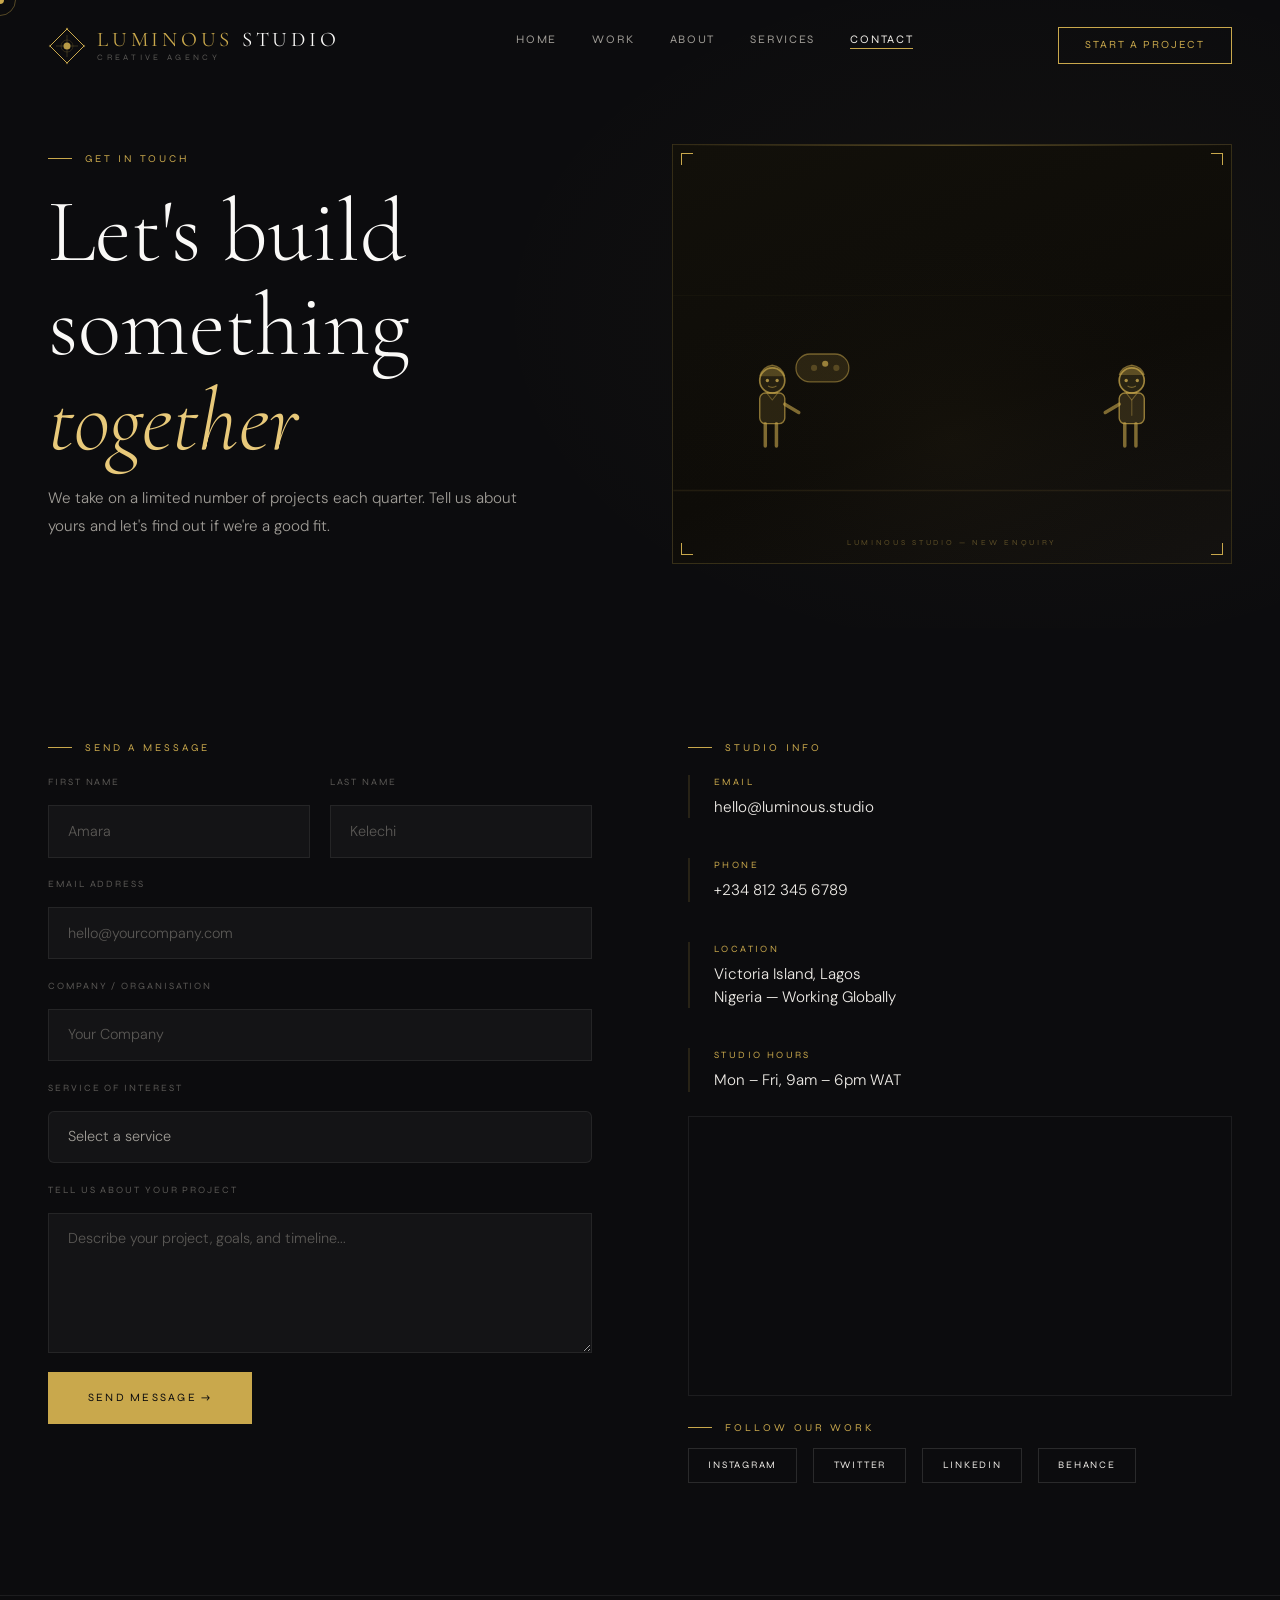
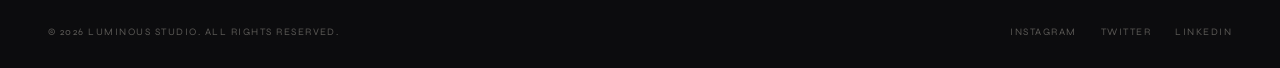
<file: contact.html>
<!DOCTYPE html>
<html lang="en">
<head>
  <meta charset="UTF-8"/>
  <meta name="viewport" content="width=device-width, initial-scale=1.0, viewport-fit=cover"/>
  <title>Contact — Luminous Studio</title>
  <link rel="icon" type="image/svg+xml" href='data:image/svg+xml,
<svg xmlns="http://www.w3.org/2000/svg" viewBox="0 0 38 38">
<path d="M19 2L36 19L19 36L2 19Z" stroke="%23c9a84c" stroke-width="1" fill="none"/>
<circle cx="19" cy="19" r="3.5" fill="%23c9a84c"/>
</svg>'>
  <link href="https://cdnjs.cloudflare.com/ajax/libs/bootstrap/5.3.2/css/bootstrap.min.css" rel="stylesheet"/>
  <link href="https://fonts.googleapis.com/css2?family=Cormorant+Garamond:ital,wght@0,300;0,400;0,600;1,300;1,400&family=Syne:wght@400;500;600;700;800&family=DM+Sans:wght@300;400;500&display=swap" rel="stylesheet"/>
  <style>
    :root {
      --bg: #0c0c0e; --surface: #141416; --surface2: #1a1a1e;
      --border: rgba(255,255,255,0.07); --border2: rgba(255,255,255,0.12);
      --gold: #c9a84c; --gold-light: #e8c97a; --gold-dim: rgba(201,168,76,0.15);
      --text: #f0ede8; --text2: #a09d97; --text3: #5a5855; --white: #faf9f7;
    }
    *, *::before, *::after { box-sizing:border-box; margin:0; padding:0; }
    html { scroll-behavior:smooth; }
    body { background:var(--bg); color:var(--text); font-family:'DM Sans',sans-serif; font-weight:300; overflow-x:hidden; min-height:100vh; cursor:none; }
    .cur { width:8px; height:8px; background:var(--gold); border-radius:50%; position:fixed; pointer-events:none; z-index:9999; transform:translate(-50%,-50%); transition:transform .1s; }
    .cur-r { width:32px; height:32px; border:1px solid rgba(201,168,76,.4); border-radius:50%; position:fixed; pointer-events:none; z-index:9998; transform:translate(-50%,-50%); transition:all .18s ease; }
    body.cursor-hover .cur { transform:translate(-50%,-50%) scale(3); background:transparent; border:1px solid var(--gold); }
    body.cursor-hover .cur-r { transform:translate(-50%,-50%) scale(1.6); border-color:rgba(201,168,76,.7); }
    @media (pointer:coarse) { .cur,.cur-r { display:none; } body { cursor:auto; } }

    /* NAV */
    nav { position:fixed; top:0; left:0; right:0; z-index:800; padding:1.6rem 3rem; display:flex; align-items:center; justify-content:space-between; transition:background .4s, border-color .4s, padding .3s; border-bottom:1px solid transparent; }
    nav.scrolled { background:rgba(12,12,14,.88); border-color:var(--border); backdrop-filter:blur(18px); -webkit-backdrop-filter:blur(18px); padding-top:1rem; padding-bottom:1rem; }
    .logo-wrap { display:flex; align-items:center; gap:.7rem; cursor:none; text-decoration:none; }
    .logo-svg { width:38px; height:38px; flex-shrink:0; }
    .logo-text-wrap { display:flex; flex-direction:column; line-height:1; }
    .logo-name { font-family:'Cormorant Garamond',serif; font-size:1.3rem; font-weight:400; letter-spacing:.18em; color:var(--white); text-transform:uppercase; }
    .logo-name .lum { color:var(--gold); }
    .logo-sub { font-family:'Syne',sans-serif; font-size:.52rem; letter-spacing:.4em; text-transform:uppercase; color:var(--text3); margin-top:.15rem; }
    .nav-links { display:flex; gap:2.2rem; list-style:none; }
    .nav-links a { font-family:'Syne',sans-serif; font-size:.72rem; letter-spacing:.15em; text-transform:uppercase; color:var(--text2); text-decoration:none; cursor:none; transition:color .2s; position:relative; padding-bottom:.2rem; }
    .nav-links a::after { content:''; position:absolute; bottom:0; left:0; width:0; height:1px; background:var(--gold); transition:width .25s; }
    .nav-links a:hover, .nav-links a.active { color:var(--text); }
    .nav-links a:hover::after, .nav-links a.active::after { width:100%; }
    .nav-btn { font-family:'Syne',sans-serif; font-size:.68rem; letter-spacing:.18em; text-transform:uppercase; background:transparent; border:1px solid var(--gold); color:var(--gold); padding:.6rem 1.6rem; cursor:none; transition:background .2s, color .2s; text-decoration:none; display:inline-block; }
    .nav-btn:hover { background:var(--gold); color:var(--bg); }
    .hamburger { display:none; flex-direction:column; gap:5px; background:none; border:none; cursor:none; padding:.2rem; }
    .hamburger span { display:block; width:24px; height:1px; background:var(--text); transition:all .3s; }
    .hamburger.open span:nth-child(1) { transform:rotate(45deg) translate(4px,4px); }
    .hamburger.open span:nth-child(2) { opacity:0; }
    .hamburger.open span:nth-child(3) { transform:rotate(-45deg) translate(4px,-4px); }
    .mobile-menu { display:none; position:fixed; inset:0; z-index:700; background:rgba(12,12,14,.97); backdrop-filter:blur(20px); flex-direction:column; align-items:center; justify-content:center; gap:2.5rem; }
    .mobile-menu.open { display:flex; animation:pageIn .3s ease; }
    .mobile-menu a { font-family:'Cormorant Garamond',serif; font-size:3rem; font-weight:300; color:var(--text); text-decoration:none; letter-spacing:.08em; cursor:none; transition:color .2s; }
    .mobile-menu a:hover { color:var(--gold); }

    /* SHARED */
    .sec { padding:7rem 0; }
    .lbl { font-family:'Syne',sans-serif; font-size:.65rem; letter-spacing:.3em; text-transform:uppercase; color:var(--gold); margin-bottom:1.2rem; display:flex; align-items:center; gap:.8rem; }
    .lbl::before { content:''; width:24px; height:1px; background:var(--gold); flex-shrink:0; }
    .display-title { font-family:'Cormorant Garamond',serif; font-size:clamp(3rem,7vw,6rem); font-weight:300; line-height:1.05; color:var(--white); }
    .display-title em { font-style:italic; color:var(--gold-light); }
    .body-text { font-size:.95rem; line-height:1.9; color:var(--text2); font-weight:300; }
    .rv { opacity:0; transform:translateY(28px); transition:opacity .7s ease, transform .7s ease; }
    .rv.vis { opacity:1; transform:translateY(0); }
    .rv-d1 { transition-delay:.1s; }
    @keyframes pageIn { from{opacity:0;transform:translateY(16px)}to{opacity:1;transform:translateY(0)} }
    @keyframes fadeU  { from{opacity:0;transform:translateY(22px)}to{opacity:1;transform:translateY(0)} }

    /* HERO */
    .pg-hero { padding:9rem 0 4rem; position:relative; overflow:hidden; }
    .pg-hero::before { content:''; position:absolute; inset:0; background:radial-gradient(ellipse 60% 80% at 80% 50%, rgba(201,168,76,.04) 0%, transparent 70%); pointer-events:none; }
    .pg-hero .display-title { animation:fadeU .9s .2s both; }
    .pg-hero .lbl        { animation:fadeU .7s .1s both; }
    .pg-hero .body-text  { animation:fadeU .8s .35s both; }
    .pg-hero-inner { display:grid; grid-template-columns:1fr 1fr; gap:4rem; align-items:center; }

    /* ── CONVERSATION ANIMATION CARD ── */
    .convo-wrap {
      position:relative;
      border:1px solid rgba(201,168,76,.2);
      background:linear-gradient(160deg,#12100a 0%,#0e0c08 60%,#141210 100%);
      overflow:hidden;
      aspect-ratio:4/3;
      animation:fadeU .9s .5s both;
    }
    .convo-wrap::before {
      content:''; position:absolute; top:0; left:0; right:0; height:1px;
      background:linear-gradient(90deg,transparent,var(--gold),transparent); opacity:.4;
    }
    .rec-corner { position:absolute; width:12px; height:12px; }
    .rec-corner-tl { top:8px; left:8px;   border-top:1px solid var(--gold); border-left:1px solid var(--gold); }
    .rec-corner-tr { top:8px; right:8px;  border-top:1px solid var(--gold); border-right:1px solid var(--gold); }
    .rec-corner-bl { bottom:8px; left:8px;  border-bottom:1px solid var(--gold); border-left:1px solid var(--gold); }
    .rec-corner-br { bottom:8px; right:8px; border-bottom:1px solid var(--gold); border-right:1px solid var(--gold); }
    .convo-label {
      position:absolute; bottom:14px; left:50%; transform:translateX(-50%);
      font-family:'Syne',sans-serif; font-size:.48rem; letter-spacing:.35em;
      text-transform:uppercase; color:var(--gold); opacity:.4; white-space:nowrap;
      pointer-events:none;
    }

    /* CONTACT */
    .contact-grid { display:grid; grid-template-columns:1fr 1fr; gap:6rem; align-items:start; }
    .contact-info { display:flex; flex-direction:column; gap:2.5rem; }
    .ci-item { border-left:2px solid var(--gold-dim); padding-left:1.5rem; }
    .ci-label { font-family:'Syne',sans-serif; font-size:.6rem; letter-spacing:.25em; text-transform:uppercase; color:var(--gold); margin-bottom:.4rem; }
    .ci-val { font-size:.95rem; color:var(--text); }
    .ci-val a { color:var(--text); text-decoration:none; transition:color .2s; cursor:none; }
    .ci-val a:hover { color:var(--gold); }

    /* FORM */
    .contact-form { display:flex; flex-direction:column; gap:1.2rem; }
    .form-row { display:grid; grid-template-columns:1fr 1fr; gap:1.2rem; }
    .form-group { display:flex; flex-direction:column; gap:.5rem; }
    .form-label { font-family:'Syne',sans-serif; font-size:.6rem; letter-spacing:.2em; text-transform:uppercase; color:var(--text3); }
    .form-input, .form-textarea { background:var(--surface); border:1px solid var(--border); color:var(--text); padding:.9rem 1.2rem; font-family:'DM Sans',sans-serif; font-size:.9rem; font-weight:300; outline:none; transition:border-color .2s; width:100%; }
    .form-input:focus, .form-textarea:focus { border-color:var(--gold); }
    .form-input::placeholder, .form-textarea::placeholder { color:var(--text3); }
    .form-textarea { resize:vertical; min-height:140px; }
    .form-select { background:var(--surface); border:1px solid var(--border); color:var(--text2); padding:.9rem 1.2rem; font-family:'DM Sans',sans-serif; font-size:.9rem; font-weight:300; outline:none; transition:border-color .2s; width:100%; appearance:none; cursor:none; }
    .form-select:focus { border-color:var(--gold); color:var(--text); }
    .form-select option { background:var(--surface); }
    .submit-btn { font-family:'Syne',sans-serif; font-size:.7rem; letter-spacing:.2em; text-transform:uppercase; background:var(--gold); color:var(--bg); border:none; padding:1.1rem 2.5rem; cursor:none; transition:background .2s; align-self:flex-start; }
    .submit-btn:hover { background:var(--gold-light); }
    .form-success { display:none; padding:2rem; border:1px solid var(--gold); background:var(--gold-dim); text-align:center; }
    .form-success.show { display:block; animation:pageIn .4s ease; }
    .form-success p { font-family:'Cormorant Garamond',serif; font-size:1.3rem; color:var(--gold-light); }

    /* MAP */
    .contact-map { height:280px; padding:0; overflow:hidden; border:1px solid var(--border); margin-top:1rem; }
    .contact-map iframe { width:100%; height:100%; border:0; filter:grayscale(60%) invert(90%) contrast(0.85) sepia(20%); }

    /* SOCIALS */
    .btn-outline-sm { font-family:'Syne',sans-serif; font-size:.62rem; letter-spacing:.18em; text-transform:uppercase; background:transparent; color:var(--text); border:1px solid var(--border2); padding:.55rem 1.2rem; cursor:none; text-decoration:none; display:inline-flex; align-items:center; transition:border-color .2s, color .2s; }
    .btn-outline-sm:hover { border-color:var(--gold); color:var(--gold); }

    /* FOOTER */
    footer { background:var(--bg); border-top:1px solid var(--border); padding:1.8rem 0; }
    .ft-bottom { display:flex; align-items:center; justify-content:space-between; flex-wrap:wrap; gap:1rem; }
    .ft-copy { font-family:'Syne',sans-serif; font-size:.62rem; letter-spacing:.15em; text-transform:uppercase; color:var(--text3); }
    .ft-socials { display:flex; gap:1.5rem; }
    .ft-socials a { font-family:'Syne',sans-serif; font-size:.62rem; letter-spacing:.15em; text-transform:uppercase; color:var(--text3); text-decoration:none; transition:color .2s; cursor:none; }
    .ft-socials a:hover { color:var(--gold); }

    @media (max-width:1024px) {
      .pg-hero-inner { grid-template-columns:1fr; gap:3rem; }
    }
    @media (max-width:768px) {
      nav { padding:1.2rem 1.5rem; }
      .nav-links, .nav-btn { display:none; }
      .hamburger { display:flex; }
      .contact-grid { grid-template-columns:1fr; gap:3rem; }
      .form-row { grid-template-columns:1fr; }
      .pg-hero { padding:7rem 0 3rem; }
    }
  </style>
</head>
<body>

<div class="cur" id="cur"></div>
<div class="cur-r" id="curR"></div>

<div class="mobile-menu" id="mobileMenu">
  <a href="index.html">Home</a>
  <a href="work.html">Work</a>
  <a href="about.html">About</a>
  <a href="services.html">Services</a>
  <a href="contact.html" style="color:var(--gold);">Contact</a>
</div>

<nav id="navbar">
  <a href="index.html" class="logo-wrap">
    <svg class="logo-svg" viewBox="0 0 38 38" fill="none">
      <path d="M19 2L36 19L19 36L2 19Z" stroke="#c9a84c" stroke-width="1" fill="none"/>
      <path d="M19 8L19 30" stroke="#c9a84c" stroke-width=".6" opacity=".4"/>
      <path d="M8 19L30 19" stroke="#c9a84c" stroke-width=".6" opacity=".4"/>
      <circle cx="19" cy="19" r="3.5" fill="#c9a84c" opacity=".9"/>
      <circle cx="19" cy="19" r="6" stroke="#c9a84c" stroke-width=".6" opacity=".3"/>
      <circle cx="19" cy="2" r="1.2" fill="#c9a84c" opacity=".7"/>
      <circle cx="36" cy="19" r="1.2" fill="#c9a84c" opacity=".5"/>
      <circle cx="19" cy="36" r="1.2" fill="#c9a84c" opacity=".5"/>
      <circle cx="2" cy="19" r="1.2" fill="#c9a84c" opacity=".5"/>
    </svg>
    <div class="logo-text-wrap">
      <span class="logo-name"><span class="lum">Luminous</span> Studio</span>
      <span class="logo-sub">Creative Agency</span>
    </div>
  </a>
  <ul class="nav-links">
    <li><a href="index.html">Home</a></li>
    <li><a href="work.html">Work</a></li>
    <li><a href="about.html">About</a></li>
    <li><a href="services.html">Services</a></li>
    <li><a href="contact.html" class="active">Contact</a></li>
  </ul>
  <a href="contact.html" class="nav-btn d-none d-md-block">Start a Project</a>
  <button class="hamburger" id="hamburger" onclick="toggleMobile()"><span></span><span></span><span></span></button>
</nav>

<!-- HERO -->
<div class="pg-hero">
  <div class="container-fluid px-4 px-md-5">
    <div class="pg-hero-inner">
      <div>
        <div class="lbl">Get In Touch</div>
        <h1 class="display-title">Let's build<br>something <em>together</em></h1>
        <p class="body-text mt-3" style="max-width:500px;">We take on a limited number of projects each quarter. Tell us about yours and let's find out if we're a good fit.</p>
      </div>

      <!-- ══════════════════════════════════
           CONVERSATION ANIMATION
           SVG viewBox 400 × 300
           Person A (client) — left side  ~x 80
           Person B (studio) — right side ~x 300
      ══════════════════════════════════ -->
      <div class="convo-wrap">
        <div class="rec-corner rec-corner-tl"></div>
        <div class="rec-corner rec-corner-tr"></div>
        <div class="rec-corner rec-corner-bl"></div>
        <div class="rec-corner rec-corner-br"></div>

        <svg id="convo-svg" viewBox="0 0 400 300" width="100%" height="100%"
             fill="none" xmlns="http://www.w3.org/2000/svg"
             style="position:absolute;inset:0;">

          <!-- bg glow -->
          <radialGradient id="cGlow" cx="50%" cy="70%" r="55%">
            <stop offset="0%"   stop-color="#c9a84c" stop-opacity=".035"/>
            <stop offset="100%" stop-color="#0c0c0e" stop-opacity="0"/>
          </radialGradient>
          <rect width="400" height="300" fill="url(#cGlow)"/>

          <!-- floor -->
          <line x1="0" y1="248" x2="400" y2="248" stroke="rgba(201,168,76,.1)" stroke-width="1"/>

          <!-- subtle wall line -->
          <line x1="0" y1="108" x2="400" y2="108" stroke="rgba(201,168,76,.05)" stroke-width=".6"/>

          <!-- ── PERSON A (client, left) ── -->
          <g id="personA">
            <!-- body -->
            <rect x="62" y="178" width="18" height="22" rx="4"
                  fill="rgba(201,168,76,.15)" stroke="rgba(201,168,76,.65)" stroke-width="1"/>
            <!-- collar -->
            <path d="M67 178 L71 183 L75 178" stroke="rgba(201,168,76,.4)" stroke-width=".8" fill="none"/>
            <!-- head -->
            <circle cx="71" cy="169" r="9"
                    fill="rgba(201,168,76,.12)" stroke="rgba(201,168,76,.7)" stroke-width="1.2"/>
            <!-- hair -->
            <path d="M62 166 Q64 159 71 158 Q78 159 80 166"
                  fill="rgba(201,168,76,.28)" stroke="rgba(201,168,76,.5)" stroke-width=".8"/>
            <!-- eyes -->
            <circle cx="67.5" cy="169" r="1.2" fill="rgba(201,168,76,.8)"/>
            <circle cx="74.5" cy="169" r="1.2" fill="rgba(201,168,76,.8)"/>
            <!-- neutral mouth -->
            <path d="M68 173 Q71 175 74 173" stroke="rgba(201,168,76,.5)" stroke-width=".8" fill="none"/>
            <!-- legs -->
            <line x1="66" y1="200" x2="66" y2="216" stroke="rgba(201,168,76,.6)" stroke-width="2.5" stroke-linecap="round"/>
            <line x1="74" y1="200" x2="74" y2="216" stroke="rgba(201,168,76,.6)" stroke-width="2.5" stroke-linecap="round"/>
            <!-- right arm (waves toward right during handshake) -->
            <line id="armA" x1="80" y1="186" x2="90" y2="192"
                  stroke="rgba(201,168,76,.6)" stroke-width="2.5" stroke-linecap="round"/>
          </g>

          <!-- ── PERSON B (studio, right) ── -->
          <g id="personB">
            <!-- body -->
            <rect x="320" y="178" width="18" height="22" rx="4"
                  fill="rgba(201,168,76,.18)" stroke="rgba(201,168,76,.7)" stroke-width="1"/>
            <!-- collar / tie detail -->
            <path d="M325 178 L329 183 L333 178" stroke="rgba(201,168,76,.45)" stroke-width=".8" fill="none"/>
            <path d="M329 183 L329 194" stroke="rgba(201,168,76,.3)" stroke-width="1" stroke-linecap="round"/>
            <!-- head -->
            <circle cx="329" cy="169" r="9"
                    fill="rgba(201,168,76,.14)" stroke="rgba(201,168,76,.75)" stroke-width="1.2"/>
            <!-- hair (shorter, combed) -->
            <path d="M320 165 Q322 159 329 158 Q336 159 338 165"
                  fill="rgba(201,168,76,.32)" stroke="rgba(201,168,76,.55)" stroke-width=".8"/>
            <!-- eyes -->
            <circle cx="325" cy="169" r="1.2" fill="rgba(201,168,76,.8)"/>
            <circle cx="333" cy="169" r="1.2" fill="rgba(201,168,76,.8)"/>
            <!-- neutral mouth -->
            <path d="M326 173 Q329 175 332 173" stroke="rgba(201,168,76,.5)" stroke-width=".8" fill="none"/>
            <!-- legs -->
            <line x1="324" y1="200" x2="324" y2="216" stroke="rgba(201,168,76,.6)" stroke-width="2.5" stroke-linecap="round"/>
            <line x1="332" y1="200" x2="332" y2="216" stroke="rgba(201,168,76,.6)" stroke-width="2.5" stroke-linecap="round"/>
            <!-- left arm (waves toward left during handshake) -->
            <line id="armB" x1="320" y1="186" x2="310" y2="192"
                  stroke="rgba(201,168,76,.6)" stroke-width="2.5" stroke-linecap="round"/>
          </g>

          <!-- ── CHAT BUBBLE A (left, points left-bottom) ── -->
          <!-- bubble rect origin: left-aligned from person A head -->
          <g id="bubbleA" opacity="0">
            <rect id="bA-rect" x="88" y="130" width="90" height="28" rx="12"
                  fill="rgba(201,168,76,.18)" stroke="rgba(201,168,76,.65)" stroke-width="1.1"/>
            <!-- tail pointing to person A (left) -->
            <path d="M95 158 L84 165 L105 158Z"
                  fill="rgba(201,168,76,.18)" stroke="rgba(201,168,76,.65)" stroke-width="1"/>
            <text id="bA-text" x="133" y="149"
                  font-family="'DM Sans',sans-serif" font-size="9.5" font-weight="300"
                  fill="rgba(201,168,76,.95)" text-anchor="middle"
                  dominant-baseline="middle">new project</text>
          </g>

          <!-- ── CHAT BUBBLE B (right, points right-bottom) ── -->
          <g id="bubbleB" opacity="0">
            <rect id="bB-rect" x="214" y="130" width="110" height="28" rx="12"
                  fill="rgba(201,168,76,.22)" stroke="rgba(201,168,76,.7)" stroke-width="1.1"/>
            <!-- tail pointing to person B (right) -->
            <path d="M308 158 L322 165 L296 158Z"
                  fill="rgba(201,168,76,.22)" stroke="rgba(201,168,76,.7)" stroke-width="1"/>
            <text id="bB-text" x="269" y="149"
                  font-family="'DM Sans',sans-serif" font-size="9.5" font-weight="300"
                  fill="rgba(201,168,76,.95)" text-anchor="middle"
                  dominant-baseline="middle">brand identity</text>
          </g>

          <!-- ── CHAT BUBBLE A2 ("let's talk") ── -->
          <g id="bubbleA2" opacity="0">
            <rect x="88" y="96" width="80" height="28" rx="12"
                  fill="rgba(201,168,76,.18)" stroke="rgba(201,168,76,.65)" stroke-width="1.1"/>
            <path d="M95 124 L84 131 L105 124Z"
                  fill="rgba(201,168,76,.18)" stroke="rgba(201,168,76,.65)" stroke-width="1"/>
            <text x="128" y="115"
                  font-family="'DM Sans',sans-serif" font-size="9.5" font-weight="300"
                  fill="rgba(201,168,76,.95)" text-anchor="middle"
                  dominant-baseline="middle">let's talk</text>
          </g>

          <!-- ── HANDSHAKE SPARK ── -->
          <!-- Small gold starburst at the midpoint between arms x~200 y~192 -->
          <g id="spark" opacity="0">
            <circle cx="200" cy="193" r="5" fill="rgba(201,168,76,.7)"/>
            <line x1="200" y1="183" x2="200" y2="178" stroke="rgba(201,168,76,.8)" stroke-width="1.5" stroke-linecap="round"/>
            <line x1="200" y1="203" x2="200" y2="208" stroke="rgba(201,168,76,.8)" stroke-width="1.5" stroke-linecap="round"/>
            <line x1="190" y1="193" x2="185" y2="193" stroke="rgba(201,168,76,.8)" stroke-width="1.5" stroke-linecap="round"/>
            <line x1="210" y1="193" x2="215" y2="193" stroke="rgba(201,168,76,.8)" stroke-width="1.5" stroke-linecap="round"/>
            <line x1="193" y1="186" x2="190" y2="183" stroke="rgba(201,168,76,.6)" stroke-width="1.2" stroke-linecap="round"/>
            <line x1="207" y1="186" x2="210" y2="183" stroke="rgba(201,168,76,.6)" stroke-width="1.2" stroke-linecap="round"/>
            <line x1="193" y1="200" x2="190" y2="203" stroke="rgba(201,168,76,.6)" stroke-width="1.2" stroke-linecap="round"/>
            <line x1="207" y1="200" x2="210" y2="203" stroke="rgba(201,168,76,.6)" stroke-width="1.2" stroke-linecap="round"/>
          </g>

          <!-- ── TYPING INDICATOR (three dots) for each person ── -->
          <!-- shown briefly before each bubble appears -->
          <g id="typingA" opacity="0">
            <rect x="88" y="150" width="38" height="20" rx="10"
                  fill="rgba(201,168,76,.14)" stroke="rgba(201,168,76,.5)" stroke-width=".9"/>
            <circle id="tA1" cx="101" cy="160" r="2.2" fill="rgba(201,168,76,.7)"/>
            <circle id="tA2" cx="109" cy="160" r="2.2" fill="rgba(201,168,76,.7)"/>
            <circle id="tA3" cx="117" cy="160" r="2.2" fill="rgba(201,168,76,.7)"/>
          </g>
          <g id="typingB" opacity="0">
            <rect x="274" y="150" width="38" height="20" rx="10"
                  fill="rgba(201,168,76,.14)" stroke="rgba(201,168,76,.5)" stroke-width=".9"/>
            <circle id="tB1" cx="287" cy="160" r="2.2" fill="rgba(201,168,76,.7)"/>
            <circle id="tB2" cx="295" cy="160" r="2.2" fill="rgba(201,168,76,.7)"/>
            <circle id="tB3" cx="303" cy="160" r="2.2" fill="rgba(201,168,76,.7)"/>
          </g>

        </svg>

        <div class="convo-label">Luminous Studio — New Enquiry</div>
      </div>
      <!-- END CONVERSATION ANIMATION -->

    </div>
  </div>
</div>

<!-- CONTACT SECTION -->
<section class="sec">
  <div class="container-fluid px-4 px-md-5">
    <div class="contact-grid rv">

      <!-- FORM -->
      <div>
        <div class="lbl">Send a Message</div>
        <div class="contact-form" id="contactForm">
          <div class="form-row">
            <div class="form-group">
              <label class="form-label">First Name</label>
              <input type="text" class="form-input" placeholder="Amara"/>
            </div>
            <div class="form-group">
              <label class="form-label">Last Name</label>
              <input type="text" class="form-input" placeholder="Kelechi"/>
            </div>
          </div>
          <div class="form-group">
            <label class="form-label">Email Address</label>
            <input type="email" class="form-input" placeholder="hello@yourcompany.com"/>
          </div>
          <div class="form-group">
            <label class="form-label">Company / Organisation</label>
            <input type="text" class="form-input" placeholder="Your Company"/>
          </div>
          <div class="form-group">
            <label class="form-label">Service of Interest</label>
            <select class="form-select">
              <option value="" disabled selected>Select a service</option>
              <option>Brand Identity</option>
              <option>Web Design & Development</option>
              <option>Motion Design & Film</option>
              <option>UI / UX Design</option>
              <option>Strategy & Art Direction</option>
              <option>Full Studio Package</option>
              <option>Not sure yet</option>
            </select>
          </div>
          <div class="form-group">
            <label class="form-label">Tell us about your project</label>
            <textarea class="form-textarea" placeholder="Describe your project, goals, and timeline..."></textarea>
          </div>
          <button class="submit-btn" onclick="submitForm()">Send Message →</button>
        </div>
        <div class="form-success" id="formSuccess">
          <p>Message sent — we'll be in touch within 2 business days. ✦</p>
        </div>
      </div>

      <!-- INFO -->
      <div>
        <div class="lbl">Studio Info</div>
        <div class="contact-info mt-3">
          <div class="ci-item">
            <div class="ci-label">Email</div>
            <div class="ci-val"><a href="mailto:hello@luminous.studio">hello@luminous.studio</a></div>
          </div>
          <div class="ci-item">
            <div class="ci-label">Phone</div>
            <div class="ci-val">+234 812 345 6789</div>
          </div>
          <div class="ci-item">
            <div class="ci-label">Location</div>
            <div class="ci-val">Victoria Island, Lagos<br>Nigeria — Working Globally</div>
          </div>
          <div class="ci-item">
            <div class="ci-label">Studio Hours</div>
            <div class="ci-val">Mon – Fri, 9am – 6pm WAT</div>
          </div>
        </div>

        <div class="contact-map mt-4">
          <iframe
            src="https://www.google.com/maps/embed?pb=!1m18!1m12!1m3!1d3964.7290281622184!2d3.4215938!3d6.4280573!2m3!1f0!2f0!3f0!3m2!1i1024!2i768!4f13.1!3m3!1m2!1s0x103bf53aec4dd92d%3A0x7031f108b09f3bd8!2sVictoria%20Island%2C%20Lagos!5e0!3m2!1sen!2sng!4v1710000000000!5m2!1sen!2sng"
            allowfullscreen="" loading="lazy" referrerpolicy="no-referrer-when-downgrade">
          </iframe>
        </div>

        <div class="mt-4">
          <div class="lbl" style="margin-bottom:.8rem;">Follow Our Work</div>
          <div style="display:flex;gap:1rem;flex-wrap:wrap;">
            <a href="#" class="btn-outline-sm">Instagram</a>
            <a href="#" class="btn-outline-sm">Twitter</a>
            <a href="#" class="btn-outline-sm">LinkedIn</a>
            <a href="#" class="btn-outline-sm">Behance</a>
          </div>
        </div>
      </div>

    </div>
  </div>
</section>

<footer>
  <div class="container-fluid px-4 px-md-5">
    <div class="ft-bottom">
      <span class="ft-copy">© 2026 Luminous Studio. All rights reserved.</span>
      <div class="ft-socials">
        <a href="#">Instagram</a><a href="#">Twitter</a><a href="#">LinkedIn</a>
      </div>
    </div>
  </div>
</footer>

<script src="https://cdnjs.cloudflare.com/ajax/libs/bootstrap/5.3.2/js/bootstrap.bundle.min.js"></script>
<script>
// ── CURSOR ──
const cur  = document.getElementById('cur');
const curR = document.getElementById('curR');
let mx=0,my=0,rx=0,ry=0;
document.addEventListener('mousemove',e=>{ mx=e.clientX; my=e.clientY; cur.style.left=mx+'px'; cur.style.top=my+'px'; });
(function animR(){ rx+=(mx-rx)*.13; ry+=(my-ry)*.13; curR.style.left=rx+'px'; curR.style.top=ry+'px'; requestAnimationFrame(animR); })();
document.querySelectorAll('a,button').forEach(el=>{
  el.addEventListener('mouseenter',()=>document.body.classList.add('cursor-hover'));
  el.addEventListener('mouseleave',()=>document.body.classList.remove('cursor-hover'));
});
window.addEventListener('scroll',()=>{ document.getElementById('navbar').classList.toggle('scrolled',scrollY>40); });
function toggleMobile(){
  document.getElementById('mobileMenu').classList.toggle('open');
  document.getElementById('hamburger').classList.toggle('open');
}
const observer = new IntersectionObserver(entries=>{ entries.forEach(e=>{ if(e.isIntersecting) e.target.classList.add('vis'); }); },{threshold:.12});
document.querySelectorAll('.rv').forEach(el=>observer.observe(el));

// ── FORM ──
function submitForm(){
  const inputs = document.querySelectorAll('#contactForm .form-input, #contactForm .form-textarea, #contactForm .form-select');
  const firstName = inputs[0]?.value.trim();
  const lastName  = inputs[1]?.value.trim();
  const email     = inputs[2]?.value.trim();
  const company   = inputs[3]?.value.trim();
  const service   = inputs[4]?.value;
  const message   = inputs[5]?.value.trim();
  if(!firstName || !email || !message){
    [inputs[0],inputs[2],inputs[5]].forEach(f=>{ if(f&&!f.value.trim()) f.style.borderColor='var(--gold)'; });
    if(!document.getElementById('formErr')){
      const e=document.createElement('p');
      e.id='formErr';
      e.style.cssText='font-family:Syne,sans-serif;font-size:.7rem;letter-spacing:.1em;color:var(--gold);margin-top:.5rem;';
      e.textContent='Please fill in your name, email, and project details.';
      document.querySelector('.submit-btn').insertAdjacentElement('beforebegin',e);
    }
    return;
  }
  const phone='2349166819937';
  const text=[
    '✦ NEW PROJECT ENQUIRY — Luminous Studio','',
    'Name: '+firstName+' '+lastName,
    'Email: '+email,
    company?'Company: '+company:null,
    service?'Service: '+service:null,
    '','Project Details:',message,'',
    '— Sent via luminous.studio'
  ].filter(l=>l!==null).join('\n');
  window.open('https://wa.me/'+phone+'?text='+encodeURIComponent(text),'_blank');
  document.getElementById('contactForm').style.display='none';
  document.getElementById('formSuccess').classList.add('show');
}

// ══════════════════════════════════════════════════════════
// CONVERSATION ANIMATION
// Rounds alternate between two reply messages from Person B:
//   Round 0, 2, 4 … → "brand identity"
//   Round 1, 3, 5 … → "video editing"
// Sequence per round:
//   0.0s  – typing indicator A appears
//   0.8s  – typing hides, bubble A "new project" fades in
//   2.2s  – typing indicator B appears
//   3.0s  – typing hides, bubble B (service) fades in
//   4.6s  – both bubbles fade up; typing A2 appears
//   5.4s  – typing hides, bubble A2 "let's talk" fades in
//   6.8s  – all bubbles fade, arms extend for handshake
//   7.2s  – spark appears
//   7.8s  – spark fades, arms retract
//   8.6s  – pause
//   9.4s  – everything resets, next round starts
// ══════════════════════════════════════════════════════════

const bServiceLabels = ['brand identity', 'video editing'];
let round = 0;

// helper: fade an element
function fade(el, toOpacity, durationMs){
  el.style.transition = `opacity ${durationMs}ms ease`;
  el.style.opacity    = toOpacity;
}

// typing dot bounce animation
let dotTimers = [];
function startDots(prefix){
  const dots = [
    document.getElementById(prefix+'1'),
    document.getElementById(prefix+'2'),
    document.getElementById(prefix+'3'),
  ];
  let i = 0;
  dotTimers.push(setInterval(()=>{
    dots.forEach((d,idx)=>{
      d.style.transition='transform .2s ease, opacity .2s ease';
      d.style.transform  = idx===i ? 'translateY(-3px)' : 'translateY(0)';
      d.style.opacity    = idx===i ? '1' : '0.4';
    });
    i = (i+1)%3;
  }, 220));
}
function clearDots(){
  dotTimers.forEach(clearInterval);
  dotTimers = [];
  ['tA1','tA2','tA3','tB1','tB2','tB3'].forEach(id=>{
    const el=document.getElementById(id);
    if(el){ el.style.transform=''; el.style.opacity='1'; }
  });
}

// arm positions
const armA = document.getElementById('armA');
const armB = document.getElementById('armB');
function armsNeutral(){
  armA.setAttribute('x2','90');  armA.setAttribute('y2','192');
  armB.setAttribute('x2','310'); armB.setAttribute('y2','192');
}
function armsExtended(){
  // A arm reaches right toward centre
  armA.setAttribute('x2','195'); armA.setAttribute('y2','193');
  // B arm reaches left toward centre
  armB.setAttribute('x2','205'); armB.setAttribute('y2','193');
}

// elements
const typingA  = document.getElementById('typingA');
const typingB  = document.getElementById('typingB');
const bubbleA  = document.getElementById('bubbleA');
const bubbleB  = document.getElementById('bubbleB');
const bubbleA2 = document.getElementById('bubbleA2');
const bBtext   = document.getElementById('bB-text');
const spark    = document.getElementById('spark');

function resetAll(){
  fade(typingA,  0, 0);
  fade(typingB,  0, 0);
  fade(bubbleA,  0, 0);
  fade(bubbleB,  0, 0);
  fade(bubbleA2, 0, 0);
  fade(spark,    0, 0);
  clearDots();
  armsNeutral();
}

function runRound(){
  resetAll();

  // set the service label for this round
  bBtext.textContent = bServiceLabels[round % bServiceLabels.length];

  // timeline using chained setTimeouts
  const t = (ms, fn) => setTimeout(fn, ms);

  // 0ms — typing A
  t(0, ()=>{
    fade(typingA, 1, 300);
    startDots('tA');
  });

  // 900ms — hide typing A, show bubble A
  t(900, ()=>{
    fade(typingA, 0, 200);
    clearDots();
    setTimeout(()=> fade(bubbleA, 1, 350), 220);
  });

  // 2300ms — typing B
  t(2300, ()=>{
    fade(typingB, 1, 300);
    startDots('tB');
  });

  // 3200ms — hide typing B, show bubble B
  t(3200, ()=>{
    fade(typingB, 0, 200);
    clearDots();
    setTimeout(()=> fade(bubbleB, 1, 350), 220);
  });

  // 4800ms — typing A (for "let's talk")
  // shift bubble A up slightly to make room — handled by bubbleA2 being above
  t(4800, ()=>{
    // nudge bubbleA up
    const rA = document.getElementById('bA-rect');
    // bubbleA2 is at y=96, bubbleA stays at y=130 — they stack nicely
    fade(typingA, 1, 300);
    startDots('tA');
  });

  // 5700ms — hide typing A, show bubble A2 "let's talk"
  t(5700, ()=>{
    fade(typingA, 0, 200);
    clearDots();
    setTimeout(()=> fade(bubbleA2, 1, 350), 220);
  });

  // 7000ms — fade all bubbles, extend arms for handshake
  t(7000, ()=>{
    fade(bubbleA,  0, 400);
    fade(bubbleB,  0, 400);
    fade(bubbleA2, 0, 400);
    setTimeout(()=>{
      // smoothly animate arms via style transition
      armA.style.transition = 'all 0.5s ease';
      armB.style.transition = 'all 0.5s ease';
      armsExtended();
    }, 450);
  });

  // 7700ms — spark
  t(7700, ()=>{
    fade(spark, 1, 200);
  });

  // 8200ms — spark pulse out
  t(8200, ()=>{
    fade(spark, 0, 300);
  });

  // 8700ms — arms retract
  t(8700, ()=>{
    armA.style.transition = 'all 0.4s ease';
    armB.style.transition = 'all 0.4s ease';
    armsNeutral();
  });

  // 10000ms — reset and start next round
  t(10000, ()=>{
    round++;
    runRound();
  });
}

// kick off after page settles
setTimeout(runRound, 1200);
</script>
</body>
</html>
</file>
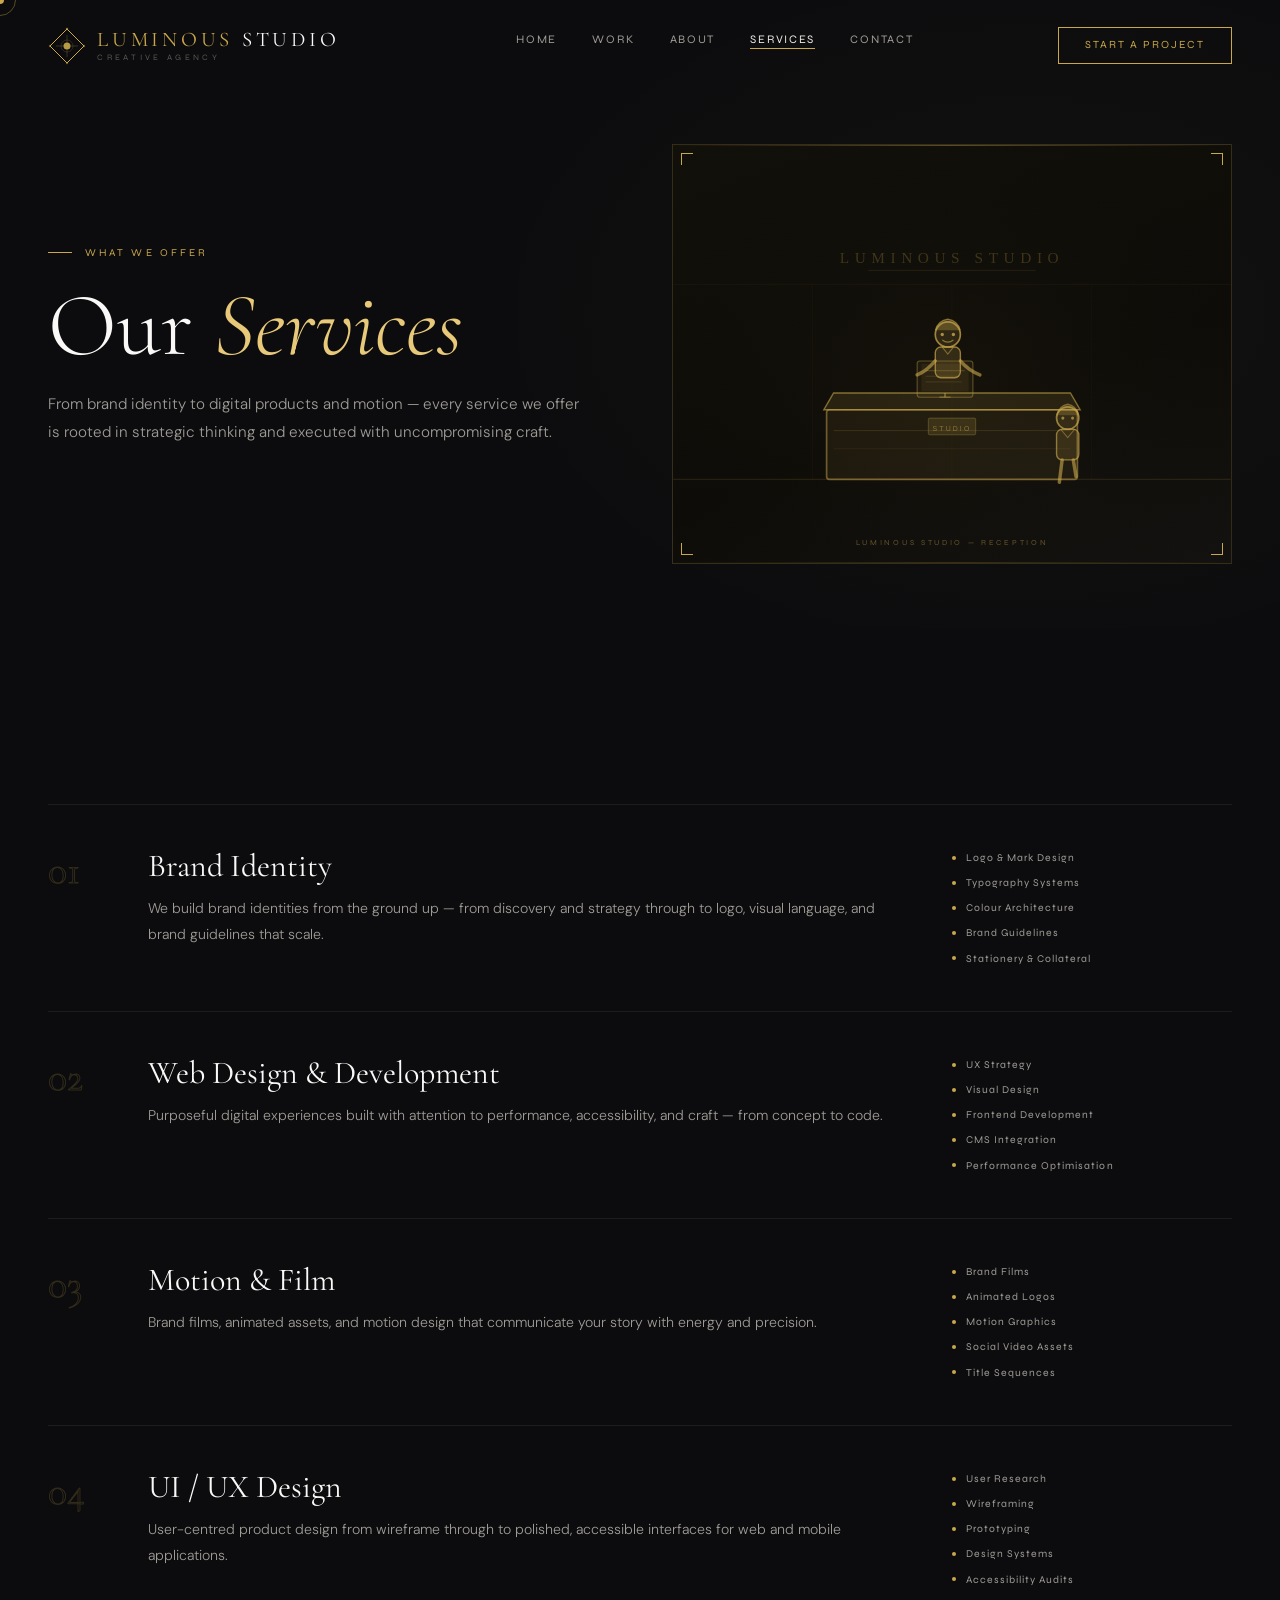
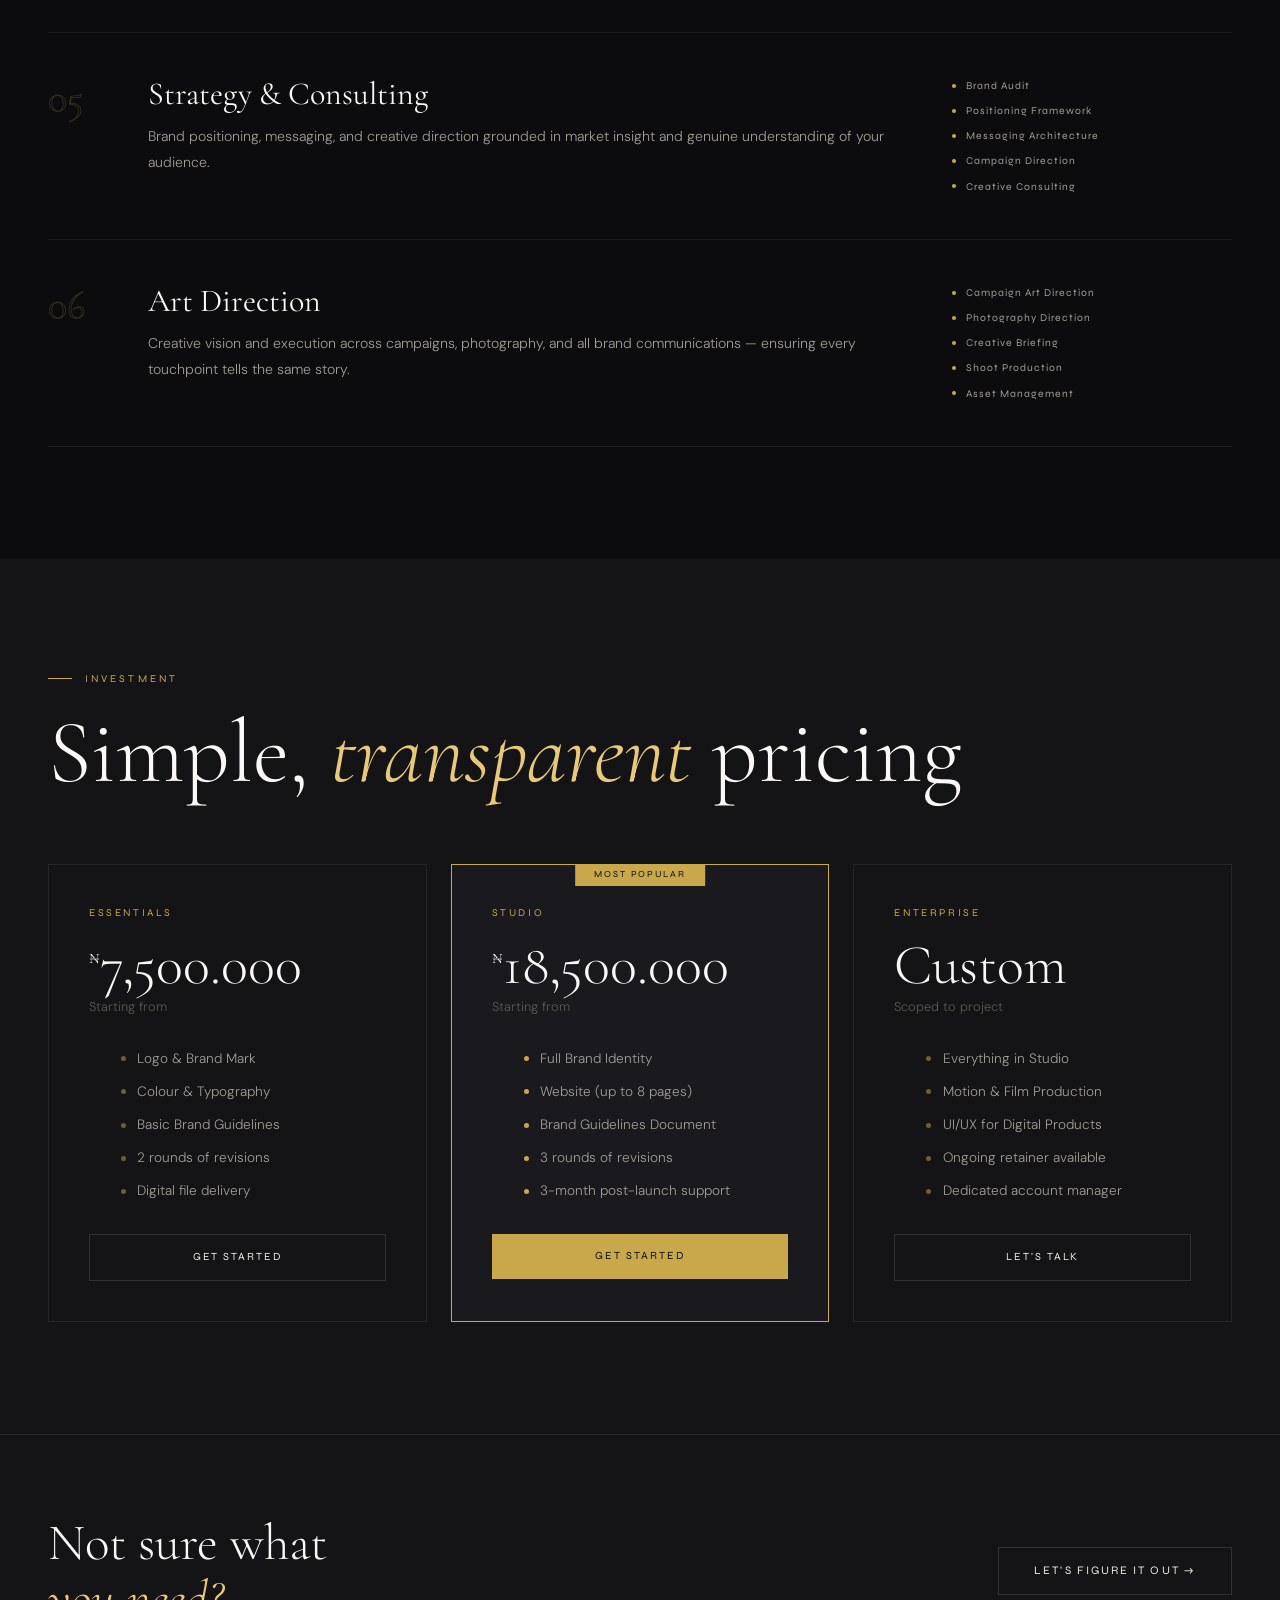
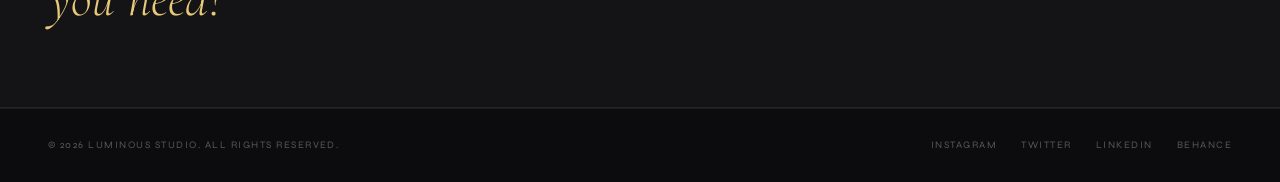
<file: services.html>
<!DOCTYPE html>
<html lang="en">
<head>
  <meta charset="UTF-8"/>
  <meta name="viewport" content="width=device-width, initial-scale=1.0, viewport-fit=cover"/>
  <title>Services — Luminous Studio</title>
 <link rel="icon" type="image/svg+xml" href='data:image/svg+xml,
<svg xmlns="http://www.w3.org/2000/svg" viewBox="0 0 38 38">
<path d="M19 2L36 19L19 36L2 19Z" stroke="%23c9a84c" stroke-width="1" fill="none"/>
<circle cx="19" cy="19" r="3.5" fill="%23c9a84c"/>
</svg>'>
  <link href="https://cdnjs.cloudflare.com/ajax/libs/bootstrap/5.3.2/css/bootstrap.min.css" rel="stylesheet"/>
  <link href="https://fonts.googleapis.com/css2?family=Cormorant+Garamond:ital,wght@0,300;0,400;0,600;1,300;1,400&family=Syne:wght@400;500;600;700;800&family=DM+Sans:wght@300;400;500&display=swap" rel="stylesheet"/>
  <style>
    :root {
      --bg: #0c0c0e; --surface: #141416; --surface2: #1a1a1e;
      --border: rgba(255,255,255,0.07); --border2: rgba(255,255,255,0.12);
      --gold: #c9a84c; --gold-light: #e8c97a; --gold-dim: rgba(201,168,76,0.15);
      --text: #f0ede8; --text2: #a09d97; --text3: #5a5855; --white: #faf9f7;
    }
    *, *::before, *::after { box-sizing:border-box; margin:0; padding:0; }
    html { scroll-behavior:smooth; }
    body { background:var(--bg); color:var(--text); font-family:'DM Sans',sans-serif; font-weight:300; overflow-x:hidden; min-height:100vh; cursor:none; }
    .cur { width:8px; height:8px; background:var(--gold); border-radius:50%; position:fixed; pointer-events:none; z-index:9999; transform:translate(-50%,-50%); transition:transform .1s; }
    .cur-r { width:32px; height:32px; border:1px solid rgba(201,168,76,.4); border-radius:50%; position:fixed; pointer-events:none; z-index:9998; transform:translate(-50%,-50%); transition:all .18s ease; }
    body.cursor-hover .cur { transform:translate(-50%,-50%) scale(3); background:transparent; border:1px solid var(--gold); }
    body.cursor-hover .cur-r { transform:translate(-50%,-50%) scale(1.6); border-color:rgba(201,168,76,.7); }
    @media (pointer:coarse) { .cur,.cur-r { display:none; } body { cursor:auto; } }

    /* NAV */
    nav { position:fixed; top:0; left:0; right:0; z-index:800; padding:1.6rem 3rem; display:flex; align-items:center; justify-content:space-between; transition:background .4s, border-color .4s, padding .3s; border-bottom:1px solid transparent; }
    nav.scrolled { background:rgba(12,12,14,.88); border-color:var(--border); backdrop-filter:blur(18px); -webkit-backdrop-filter:blur(18px); padding-top:1rem; padding-bottom:1rem; }
    .logo-wrap { display:flex; align-items:center; gap:.7rem; cursor:none; text-decoration:none; }
    .logo-svg { width:38px; height:38px; flex-shrink:0; }
    .logo-text-wrap { display:flex; flex-direction:column; line-height:1; }
    .logo-name { font-family:'Cormorant Garamond',serif; font-size:1.3rem; font-weight:400; letter-spacing:.18em; color:var(--white); text-transform:uppercase; }
    .logo-name .lum { color:var(--gold); }
    .logo-sub { font-family:'Syne',sans-serif; font-size:.52rem; letter-spacing:.4em; text-transform:uppercase; color:var(--text3); margin-top:.15rem; }
    .nav-links { display:flex; gap:2.2rem; list-style:none; }
    .nav-links a { font-family:'Syne',sans-serif; font-size:.72rem; letter-spacing:.15em; text-transform:uppercase; color:var(--text2); text-decoration:none; cursor:none; transition:color .2s; position:relative; padding-bottom:.2rem; }
    .nav-links a::after { content:''; position:absolute; bottom:0; left:0; width:0; height:1px; background:var(--gold); transition:width .25s; }
    .nav-links a:hover, .nav-links a.active { color:var(--text); }
    .nav-links a:hover::after, .nav-links a.active::after { width:100%; }
    .nav-btn { font-family:'Syne',sans-serif; font-size:.68rem; letter-spacing:.18em; text-transform:uppercase; background:transparent; border:1px solid var(--gold); color:var(--gold); padding:.6rem 1.6rem; cursor:none; transition:background .2s, color .2s; text-decoration:none; display:inline-block; }
    .nav-btn:hover { background:var(--gold); color:var(--bg); }
    .hamburger { display:none; flex-direction:column; gap:5px; background:none; border:none; cursor:none; padding:.2rem; }
    .hamburger span { display:block; width:24px; height:1px; background:var(--text); transition:all .3s; }
    .hamburger.open span:nth-child(1) { transform:rotate(45deg) translate(4px,4px); }
    .hamburger.open span:nth-child(2) { opacity:0; }
    .hamburger.open span:nth-child(3) { transform:rotate(-45deg) translate(4px,-4px); }
    .mobile-menu { display:none; position:fixed; inset:0; z-index:700; background:rgba(12,12,14,.97); backdrop-filter:blur(20px); flex-direction:column; align-items:center; justify-content:center; gap:2.5rem; }
    .mobile-menu.open { display:flex; animation:pageIn .3s ease; }
    .mobile-menu a { font-family:'Cormorant Garamond',serif; font-size:3rem; font-weight:300; color:var(--text); text-decoration:none; letter-spacing:.08em; cursor:none; transition:color .2s; }
    .mobile-menu a:hover { color:var(--gold); }

    /* SHARED */
    .sec { padding:7rem 0; }
    .lbl { font-family:'Syne',sans-serif; font-size:.65rem; letter-spacing:.3em; text-transform:uppercase; color:var(--gold); margin-bottom:1.2rem; display:flex; align-items:center; gap:.8rem; }
    .lbl::before { content:''; width:24px; height:1px; background:var(--gold); flex-shrink:0; }
    .display-title { font-family:'Cormorant Garamond',serif; font-size:clamp(3rem,7vw,6rem); font-weight:300; line-height:1.05; color:var(--white); }
    .display-title em { font-style:italic; color:var(--gold-light); }
    .body-text { font-size:.95rem; line-height:1.9; color:var(--text2); font-weight:300; }
    .rv { opacity:0; transform:translateY(28px); transition:opacity .7s ease, transform .7s ease; }
    .rv.vis { opacity:1; transform:translateY(0); }
    .rv-d1 { transition-delay:.1s; } .rv-d2 { transition-delay:.2s; }
    @keyframes pageIn { from { opacity:0; transform:translateY(16px); } to { opacity:1; transform:translateY(0); } }
    @keyframes fadeU { from { opacity:0; transform:translateY(22px); } to { opacity:1; transform:translateY(0); } }

    /* HERO */
    .pg-hero { padding:9rem 0 4rem; position:relative; overflow:hidden; }
    .pg-hero::before { content:''; position:absolute; inset:0; background:radial-gradient(ellipse 60% 80% at 80% 50%, rgba(201,168,76,.04) 0%, transparent 70%); pointer-events:none; }
    .pg-hero .display-title { animation:fadeU .9s .2s both; }
    .pg-hero .lbl { animation:fadeU .7s .1s both; }
    .pg-hero .body-text { animation:fadeU .8s .35s both; }
    .pg-hero-inner { display:grid; grid-template-columns:1fr 1fr; gap:4rem; align-items:center; }

    /* ─── RECEPTION ANIMATION ─── */
    .reception-wrap {
      position:relative;
      border:1px solid rgba(201,168,76,.2);
      background:linear-gradient(160deg,#12100a 0%,#0e0c08 60%,#141210 100%);
      overflow:hidden;
      aspect-ratio:4/3;
      animation:fadeU .9s .5s both;
    }
    .reception-wrap::before {
      content:''; position:absolute; top:0; left:0; right:0; height:1px;
      background:linear-gradient(90deg,transparent,var(--gold),transparent); opacity:.4;
    }
    .reception-wrap::after {
      content:''; position:absolute; bottom:0; left:0; right:0; height:1px;
      background:linear-gradient(90deg,transparent,var(--gold),transparent); opacity:.2;
    }
    .rec-corner { position:absolute; width:12px; height:12px; }
    .rec-corner-tl { top:8px; left:8px; border-top:1px solid var(--gold); border-left:1px solid var(--gold); }
    .rec-corner-tr { top:8px; right:8px; border-top:1px solid var(--gold); border-right:1px solid var(--gold); }
    .rec-corner-bl { bottom:8px; left:8px; border-bottom:1px solid var(--gold); border-left:1px solid var(--gold); }
    .rec-corner-br { bottom:8px; right:8px; border-bottom:1px solid var(--gold); border-right:1px solid var(--gold); }
    .rec-label {
      position:absolute; bottom:14px; left:50%; transform:translateX(-50%);
      font-family:'Syne',sans-serif; font-size:.48rem; letter-spacing:.35em;
      text-transform:uppercase; color:var(--gold); opacity:.45; white-space:nowrap;
    }

    /* SERVICE DETAIL LIST */
    .svc-detail-list { margin-top:4rem; }
    .svc-detail-item { display:grid; grid-template-columns:60px 1fr 280px; align-items:start; gap:2.5rem; padding:2.8rem 0; border-bottom:1px solid var(--border); cursor:none; transition:padding-left .3s; }
    .svc-detail-item:first-child { border-top:1px solid var(--border); }
    .svc-detail-item:hover { padding-left:.8rem; }
    .sd-n { font-family:'Cormorant Garamond',serif; font-size:2.5rem; font-weight:300; color:transparent; -webkit-text-stroke:1px rgba(201,168,76,.2); line-height:1; }
    .sd-main .sd-title { font-family:'Cormorant Garamond',serif; font-size:2rem; font-weight:400; color:var(--white); margin-bottom:.8rem; line-height:1; }
    .sd-main .sd-desc { font-size:.88rem; line-height:1.85; color:var(--text2); }
    .sd-features { display:flex; flex-direction:column; gap:.6rem; }
    .sd-feat { font-family:'Syne',sans-serif; font-size:.65rem; letter-spacing:.1em; color:var(--text2); display:flex; align-items:center; gap:.6rem; }
    .sd-feat::before { content:''; width:4px; height:4px; background:var(--gold); border-radius:50%; flex-shrink:0; }

    /* PRICING */
    .pricing-grid { display:grid; grid-template-columns:repeat(3,1fr); gap:1.5rem; margin-top:4rem; }
    .price-card { padding:2.5rem; border:1px solid var(--border); position:relative; background:var(--surface); transition:border-color .3s; }
    .price-card:hover { border-color:var(--border2); }
    .price-card.featured { border-color:var(--gold); background:var(--surface2); }
    .price-badge { position:absolute; top:-1px; left:50%; transform:translateX(-50%); background:var(--gold); padding:.25rem 1.2rem; font-family:'Syne',sans-serif; font-size:.58rem; letter-spacing:.2em; text-transform:uppercase; color:var(--bg); white-space:nowrap; }
    .price-tier { font-family:'Syne',sans-serif; font-size:.65rem; letter-spacing:.25em; text-transform:uppercase; color:var(--gold); margin-bottom:1rem; }
    .price-amount { font-family:'Cormorant Garamond',serif; font-size:3.5rem; font-weight:300; color:var(--white); line-height:1; margin-bottom:.3rem; }
    .price-amount span { font-size:1.2rem; vertical-align:super; }
    .price-period { font-size:.8rem; color:var(--text3); margin-bottom:2rem; }
    .price-features { list-style:none; display:flex; flex-direction:column; gap:.8rem; margin-bottom:2rem; }
    .price-features li { font-size:.85rem; color:var(--text2); display:flex; align-items:center; gap:.7rem; }
    .price-features li::before { content:''; width:5px; height:5px; background:var(--gold); border-radius:50%; flex-shrink:0; opacity:.5; }
    .price-card.featured .price-features li::before { opacity:1; }
    .btn-outline { font-family:'Syne',sans-serif; font-size:.68rem; letter-spacing:.18em; text-transform:uppercase; background:transparent; color:var(--text); border:1px solid var(--border2); padding:.9rem 2.2rem; cursor:none; text-decoration:none; display:inline-flex; align-items:center; gap:.6rem; transition:border-color .2s, color .2s; }
    .btn-outline:hover { border-color:var(--gold); color:var(--gold); }
    .btn-gold { font-family:'Syne',sans-serif; font-size:.68rem; letter-spacing:.18em; text-transform:uppercase; background:var(--gold); color:var(--bg); border:none; padding:.9rem 2.2rem; cursor:none; transition:background .2s, transform .2s; display:inline-block; text-decoration:none; }
    .btn-gold:hover { background:var(--gold-light); transform:translateY(-1px); }

    /* CTA / FOOTER */
    .cta-band { background:var(--surface); border-top:1px solid var(--border); border-bottom:1px solid var(--border); padding:5rem 3rem; display:flex; align-items:center; justify-content:space-between; flex-wrap:wrap; gap:2rem; }
    .cta-band-t { font-family:'Cormorant Garamond',serif; font-size:clamp(2rem,5vw,3.2rem); font-weight:300; color:var(--white); line-height:1.1; }
    .cta-band-t em { font-style:italic; color:var(--gold-light); }
    .btn-dark { font-family:'Syne',sans-serif; font-size:.72rem; letter-spacing:.18em; text-transform:uppercase; background:transparent; border:1px solid var(--border2); color:var(--text); padding:.9rem 2.2rem; cursor:none; transition:border-color .2s, color .2s; text-decoration:none; display:inline-block; }
    .btn-dark:hover { border-color:var(--gold); color:var(--gold); }
    footer { background:var(--bg); border-top:1px solid var(--border); padding:1.8rem 0; }
    .ft-bottom { display:flex; align-items:center; justify-content:space-between; flex-wrap:wrap; gap:1rem; }
    .ft-copy { font-family:'Syne',sans-serif; font-size:.62rem; letter-spacing:.15em; text-transform:uppercase; color:var(--text3); }
    .ft-socials { display:flex; gap:1.5rem; }
    .ft-socials a { font-family:'Syne',sans-serif; font-size:.62rem; letter-spacing:.15em; text-transform:uppercase; color:var(--text3); text-decoration:none; transition:color .2s; cursor:none; }
    .ft-socials a:hover { color:var(--gold); }

    @media (max-width:1024px) {
      .pg-hero-inner { grid-template-columns:1fr; gap:3rem; }
      .svc-detail-item { grid-template-columns:40px 1fr; } .sd-features { display:none; }
    }
    @media (max-width:768px) {
      nav { padding:1.2rem 1.5rem; } .nav-links, .nav-btn { display:none; } .hamburger { display:flex; }
      .pricing-grid { grid-template-columns:1fr; } .cta-band { flex-direction:column; padding:3rem 1.5rem; }
      .pg-hero { padding:7rem 0 3rem; }
    }
  </style>
</head>
<body>

<div class="cur" id="cur"></div>
<div class="cur-r" id="curR"></div>

<div class="mobile-menu" id="mobileMenu">
  <a href="index.html">Home</a>
  <a href="work.html">Work</a>
  <a href="about.html">About</a>
  <a href="services.html" style="color:var(--gold);">Services</a>
  <a href="contact.html">Contact</a>
</div>

<nav id="navbar">
  <a href="index.html" class="logo-wrap">
    <svg class="logo-svg" viewBox="0 0 38 38" fill="none">
      <path d="M19 2L36 19L19 36L2 19Z" stroke="#c9a84c" stroke-width="1" fill="none"/>
      <path d="M19 8L19 30" stroke="#c9a84c" stroke-width=".6" opacity=".4"/>
      <path d="M8 19L30 19" stroke="#c9a84c" stroke-width=".6" opacity=".4"/>
      <circle cx="19" cy="19" r="3.5" fill="#c9a84c" opacity=".9"/>
      <circle cx="19" cy="19" r="6" stroke="#c9a84c" stroke-width=".6" opacity=".3"/>
      <circle cx="19" cy="2" r="1.2" fill="#c9a84c" opacity=".7"/>
      <circle cx="36" cy="19" r="1.2" fill="#c9a84c" opacity=".5"/>
      <circle cx="19" cy="36" r="1.2" fill="#c9a84c" opacity=".5"/>
      <circle cx="2" cy="19" r="1.2" fill="#c9a84c" opacity=".5"/>
    </svg>
    <div class="logo-text-wrap">
      <span class="logo-name"><span class="lum">Luminous</span> Studio</span>
      <span class="logo-sub">Creative Agency</span>
    </div>
  </a>
  <ul class="nav-links">
    <li><a href="index.html">Home</a></li>
    <li><a href="work.html">Work</a></li>
    <li><a href="about.html">About</a></li>
    <li><a href="services.html" class="active">Services</a></li>
    <li><a href="contact.html">Contact</a></li>
  </ul>
  <a href="contact.html" class="nav-btn d-none d-md-block">Start a Project</a>
  <button class="hamburger" id="hamburger" onclick="toggleMobile()"><span></span><span></span><span></span></button>
</nav>

<!-- HERO -->
<div class="pg-hero">
  <div class="container-fluid px-4 px-md-5">
    <div class="pg-hero-inner">
      <div>
        <div class="lbl">What We Offer</div>
        <h1 class="display-title">Our <em>Services</em></h1>
        <p class="body-text mt-3" style="max-width:540px;">From brand identity to digital products and motion — every service we offer is rooted in strategic thinking and executed with uncompromising craft.</p>
      </div>

      <!-- ═══ RECEPTION ANIMATION ═══ -->
      <div class="reception-wrap">
        <div class="rec-corner rec-corner-tl"></div>
        <div class="rec-corner rec-corner-tr"></div>
        <div class="rec-corner rec-corner-bl"></div>
        <div class="rec-corner rec-corner-br"></div>

        <svg id="rec-svg" viewBox="0 0 400 300" width="100%" height="100%" fill="none" xmlns="http://www.w3.org/2000/svg" style="position:absolute;inset:0;">

          <!-- BACKGROUND GLOW -->
          <radialGradient id="roomGlow" cx="50%" cy="60%" r="60%">
            <stop offset="0%" stop-color="#c9a84c" stop-opacity=".04"/>
            <stop offset="100%" stop-color="#0c0c0e" stop-opacity="0"/>
          </radialGradient>
          <rect width="400" height="300" fill="url(#roomGlow)"/>

          <!-- FLOOR LINE -->
          <line x1="0" y1="240" x2="400" y2="240" stroke="rgba(201,168,76,.12)" stroke-width="1"/>

          <!-- BACK WALL DETAIL -->
          <line x1="0" y1="100" x2="400" y2="100" stroke="rgba(201,168,76,.06)" stroke-width=".6"/>
          <!-- wall panel lines -->
          <line x1="100" y1="100" x2="100" y2="240" stroke="rgba(201,168,76,.05)" stroke-width=".5"/>
          <line x1="200" y1="100" x2="200" y2="240" stroke="rgba(201,168,76,.05)" stroke-width=".5"/>
          <line x1="300" y1="100" x2="300" y2="240" stroke="rgba(201,168,76,.05)" stroke-width=".5"/>

          <!-- LOGO ON WALL -->
          <text x="200" y="85" font-family="serif" font-size="11" fill="rgba(201,168,76,.25)" text-anchor="middle" letter-spacing="4">LUMINOUS STUDIO</text>
          <line x1="140" y1="90" x2="260" y2="90" stroke="rgba(201,168,76,.15)" stroke-width=".5"/>

          <!-- RECEPTION DESK -->
          <!-- desk front face -->
          <rect x="110" y="190" width="180" height="50" rx="2"
                fill="rgba(201,168,76,.08)" stroke="rgba(201,168,76,.5)" stroke-width="1.2"/>
          <!-- desk top surface -->
          <path d="M108 190 L292 190 L285 178 L115 178 Z"
                fill="rgba(201,168,76,.12)" stroke="rgba(201,168,76,.6)" stroke-width="1"/>
          <!-- desk panel decorative line -->
          <line x1="115" y1="205" x2="285" y2="205" stroke="rgba(201,168,76,.2)" stroke-width=".6"/>
          <line x1="115" y1="218" x2="285" y2="218" stroke="rgba(201,168,76,.12)" stroke-width=".5"/>
          <!-- desk logo badge -->
          <rect x="183" y="196" width="34" height="12" rx="1"
                fill="rgba(201,168,76,.15)" stroke="rgba(201,168,76,.35)" stroke-width=".6"/>
          <text x="200" y="205" font-family="sans-serif" font-size="5" fill="rgba(201,168,76,.55)" text-anchor="middle" letter-spacing="1.5">STUDIO</text>

          <!-- MONITOR on desk -->
          <rect x="175" y="155" width="40" height="26" rx="2"
                fill="rgba(201,168,76,.06)" stroke="rgba(201,168,76,.4)" stroke-width=".8"/>
          <rect x="178" y="157" width="34" height="20" rx="1"
                fill="rgba(201,168,76,.08)"/>
          <!-- screen glow lines -->
          <line x1="181" y1="162" x2="209" y2="162" stroke="rgba(201,168,76,.3)" stroke-width=".7"/>
          <line x1="181" y1="166" x2="205" y2="166" stroke="rgba(201,168,76,.2)" stroke-width=".6"/>
          <line x1="181" y1="170" x2="207" y2="170" stroke="rgba(201,168,76,.2)" stroke-width=".6"/>
          <!-- monitor stand -->
          <line x1="195" y1="181" x2="195" y2="178" stroke="rgba(201,168,76,.4)" stroke-width="1.5"/>
          <line x1="191" y1="181" x2="199" y2="181" stroke="rgba(201,168,76,.4)" stroke-width="1"/>

          <!-- ═══ RECEPTIONIST (stays seated, always present) ═══ -->
          <g id="receptionist">
            <!-- body / torso -->
            <rect x="188" y="145" width="18" height="22" rx="4"
                  fill="rgba(201,168,76,.18)" stroke="rgba(201,168,76,.7)" stroke-width="1"/>
            <!-- collar detail -->
            <path d="M193 145 L197 150 L201 145" stroke="rgba(201,168,76,.5)" stroke-width=".8" fill="none"/>
            <!-- head -->
            <circle cx="197" cy="136" r="9"
                    fill="rgba(201,168,76,.15)" stroke="rgba(201,168,76,.75)" stroke-width="1.2"/>
            <!-- hair -->
            <path d="M188 133 Q190 126 197 125 Q204 126 206 133"
                  fill="rgba(201,168,76,.3)" stroke="rgba(201,168,76,.6)" stroke-width=".8"/>
            <!-- face dots (eyes) -->
            <circle cx="193" cy="136" r="1.2" fill="rgba(201,168,76,.8)"/>
            <circle cx="201" cy="136" r="1.2" fill="rgba(201,168,76,.8)"/>
            <!-- smile -->
            <path d="M193 140 Q197 143 201 140" stroke="rgba(201,168,76,.6)" stroke-width=".8" fill="none"/>
            <!-- left arm on desk -->
            <path d="M188 155 Q182 162 175 165"
                  stroke="rgba(201,168,76,.6)" stroke-width="2.5" stroke-linecap="round"/>
            <!-- right arm on desk -->
            <path d="M206 155 Q212 162 220 165"
                  stroke="rgba(201,168,76,.6)" stroke-width="2.5" stroke-linecap="round"/>
          </g>

          <!-- ═══ VISITOR (walks in from right, stops at desk) ═══ -->
          <g id="visitor">
            <!-- body -->
            <rect id="v-body" x="0" y="0" width="16" height="22" rx="4"
                  fill="rgba(201,168,76,.15)" stroke="rgba(201,168,76,.65)" stroke-width="1"/>
            <!-- jacket lapels -->
            <path id="v-lapel" d="M3 0 L8 6 L13 0" stroke="rgba(201,168,76,.45)" stroke-width=".8" fill="none"/>
            <!-- head -->
            <circle id="v-head" cx="8" cy="-8" r="8"
                    fill="rgba(201,168,76,.12)" stroke="rgba(201,168,76,.7)" stroke-width="1.2"/>
            <!-- hair -->
            <path id="v-hair" d="M0 -10 Q2 -17 8 -18 Q14 -17 16 -10"
                  fill="rgba(201,168,76,.25)" stroke="rgba(201,168,76,.5)" stroke-width=".8"/>
            <!-- eyes -->
            <circle id="v-eye1" cx="4.5" cy="-8" r="1.1" fill="rgba(201,168,76,.7)"/>
            <circle id="v-eye2" cx="11.5" cy="-8" r="1.1" fill="rgba(201,168,76,.7)"/>
            <!-- legs -->
            <line id="v-leg1" x1="4" y1="22" x2="4" y2="36" stroke="rgba(201,168,76,.6)" stroke-width="2.5" stroke-linecap="round"/>
            <line id="v-leg2" x1="12" y1="22" x2="12" y2="36" stroke="rgba(201,168,76,.6)" stroke-width="2.5" stroke-linecap="round"/>
          </g>

          <!-- ═══ SPEECH BUBBLES ═══ -->
          <!-- Receptionist dots bubble -->
          <g id="bubble-rec" opacity="0">
            <rect x="208" y="112" width="32" height="18" rx="9"
                  fill="rgba(201,168,76,.18)" stroke="rgba(201,168,76,.6)" stroke-width="1"/>
            <path d="M212 130 L208 136 L218 130Z"
                  fill="rgba(201,168,76,.18)" stroke="rgba(201,168,76,.6)" stroke-width="1"/>
            <circle cx="217" cy="121" r="2.2" fill="rgba(201,168,76,.8)"/>
            <circle cx="224" cy="121" r="2.2" fill="rgba(201,168,76,.8)"/>
            <circle cx="231" cy="121" r="2.2" fill="rgba(201,168,76,.8)"/>
          </g>

          <!-- Visitor dots bubble -->
          <g id="bubble-vis" opacity="0">
            <rect x="0" y="0" width="32" height="18" rx="9"
                  fill="rgba(201,168,76,.18)" stroke="rgba(201,168,76,.6)" stroke-width="1"/>
            <path d="M28 18 L36 24 L22 18Z"
                  fill="rgba(201,168,76,.18)" stroke="rgba(201,168,76,.6)" stroke-width="1"/>
            <circle cx="9" cy="9" r="2.2" fill="rgba(201,168,76,.8)"/>
            <circle cx="16" cy="9" r="2.2" fill="rgba(201,168,76,.8)"/>
            <circle cx="23" cy="9" r="2.2" fill="rgba(201,168,76,.8)"/>
          </g>

          <!-- Visitor TICK bubble -->
          <g id="bubble-tick" opacity="0">
            <rect x="0" y="0" width="28" height="22" rx="11"
                  fill="rgba(201,168,76,.25)" stroke="rgba(201,168,76,.8)" stroke-width="1.2"/>
            <path d="M7 11 L12 16 L21 7" stroke="#c9a84c" stroke-width="2.2" stroke-linecap="round" stroke-linejoin="round" fill="none"/>
            <path d="M26 22 L32 28 L18 22Z"
                  fill="rgba(201,168,76,.25)" stroke="rgba(201,168,76,.8)" stroke-width="1"/>
          </g>

        </svg>

        <div class="rec-label">Luminous Studio — Reception</div>
      </div>
      <!-- END RECEPTION ANIMATION -->

    </div>
  </div>
</div>

<!-- SERVICE DETAIL LIST -->
<section class="sec">
  <div class="container-fluid px-4 px-md-5">
    <div class="svc-detail-list rv">

      <div class="svc-detail-item">
        <div class="sd-n">01</div>
        <div class="sd-main">
          <div class="sd-title">Brand Identity</div>
          <p class="sd-desc">We build brand identities from the ground up — from discovery and strategy through to logo, visual language, and brand guidelines that scale.</p>
        </div>
        <div class="sd-features">
          <div class="sd-feat">Logo & Mark Design</div>
          <div class="sd-feat">Typography Systems</div>
          <div class="sd-feat">Colour Architecture</div>
          <div class="sd-feat">Brand Guidelines</div>
          <div class="sd-feat">Stationery & Collateral</div>
        </div>
      </div>

      <div class="svc-detail-item">
        <div class="sd-n">02</div>
        <div class="sd-main">
          <div class="sd-title">Web Design & Development</div>
          <p class="sd-desc">Purposeful digital experiences built with attention to performance, accessibility, and craft — from concept to code.</p>
        </div>
        <div class="sd-features">
          <div class="sd-feat">UX Strategy</div>
          <div class="sd-feat">Visual Design</div>
          <div class="sd-feat">Frontend Development</div>
          <div class="sd-feat">CMS Integration</div>
          <div class="sd-feat">Performance Optimisation</div>
        </div>
      </div>

      <div class="svc-detail-item">
        <div class="sd-n">03</div>
        <div class="sd-main">
          <div class="sd-title">Motion & Film</div>
          <p class="sd-desc">Brand films, animated assets, and motion design that communicate your story with energy and precision.</p>
        </div>
        <div class="sd-features">
          <div class="sd-feat">Brand Films</div>
          <div class="sd-feat">Animated Logos</div>
          <div class="sd-feat">Motion Graphics</div>
          <div class="sd-feat">Social Video Assets</div>
          <div class="sd-feat">Title Sequences</div>
        </div>
      </div>

      <div class="svc-detail-item">
        <div class="sd-n">04</div>
        <div class="sd-main">
          <div class="sd-title">UI / UX Design</div>
          <p class="sd-desc">User-centred product design from wireframe through to polished, accessible interfaces for web and mobile applications.</p>
        </div>
        <div class="sd-features">
          <div class="sd-feat">User Research</div>
          <div class="sd-feat">Wireframing</div>
          <div class="sd-feat">Prototyping</div>
          <div class="sd-feat">Design Systems</div>
          <div class="sd-feat">Accessibility Audits</div>
        </div>
      </div>

      <div class="svc-detail-item">
        <div class="sd-n">05</div>
        <div class="sd-main">
          <div class="sd-title">Strategy & Consulting</div>
          <p class="sd-desc">Brand positioning, messaging, and creative direction grounded in market insight and genuine understanding of your audience.</p>
        </div>
        <div class="sd-features">
          <div class="sd-feat">Brand Audit</div>
          <div class="sd-feat">Positioning Framework</div>
          <div class="sd-feat">Messaging Architecture</div>
          <div class="sd-feat">Campaign Direction</div>
          <div class="sd-feat">Creative Consulting</div>
        </div>
      </div>

      <div class="svc-detail-item">
        <div class="sd-n">06</div>
        <div class="sd-main">
          <div class="sd-title">Art Direction</div>
          <p class="sd-desc">Creative vision and execution across campaigns, photography, and all brand communications — ensuring every touchpoint tells the same story.</p>
        </div>
        <div class="sd-features">
          <div class="sd-feat">Campaign Art Direction</div>
          <div class="sd-feat">Photography Direction</div>
          <div class="sd-feat">Creative Briefing</div>
          <div class="sd-feat">Shoot Production</div>
          <div class="sd-feat">Asset Management</div>
        </div>
      </div>

    </div>
  </div>
</section>

<!-- PRICING -->
<section class="sec" style="background:var(--surface);">
  <div class="container-fluid px-4 px-md-5">
    <div class="lbl rv">Investment</div>
    <h2 class="display-title rv rv-d1">Simple, <em>transparent</em> pricing</h2>
    <div class="pricing-grid rv rv-d2">
      <div class="price-card">
        <div class="price-tier">Essentials</div>
        <div class="price-amount"><span>₦</span>7,500.000</div>
        <div class="price-period">Starting from</div>
        <ul class="price-features">
          <li>Logo & Brand Mark</li>
          <li>Colour & Typography</li>
          <li>Basic Brand Guidelines</li>
          <li>2 rounds of revisions</li>
          <li>Digital file delivery</li>
        </ul>
        <a href="contact.html" class="btn-outline w-100" style="justify-content:center;">Get Started</a>
      </div>
      <div class="price-card featured">
        <div class="price-badge">Most Popular</div>
        <div class="price-tier">Studio</div>
        <div class="price-amount"><span>₦</span>18,500.000</div>
        <div class="price-period">Starting from</div>
        <ul class="price-features">
          <li>Full Brand Identity</li>
          <li>Website (up to 8 pages)</li>
          <li>Brand Guidelines Document</li>
          <li>3 rounds of revisions</li>
          <li>3-month post-launch support</li>
        </ul>
        <a href="contact.html" class="btn-gold w-100" style="justify-content:center;display:flex;">Get Started</a>
      </div>
      <div class="price-card">
        <div class="price-tier">Enterprise</div>
        <div class="price-amount">Custom</div>
        <div class="price-period">Scoped to project</div>
        <ul class="price-features">
          <li>Everything in Studio</li>
          <li>Motion & Film Production</li>
          <li>UI/UX for Digital Products</li>
          <li>Ongoing retainer available</li>
          <li>Dedicated account manager</li>
        </ul>
        <a href="contact.html" class="btn-outline w-100" style="justify-content:center;">Let's Talk</a>
      </div>
    </div>
  </div>
</section>

<!-- CTA -->
<div class="cta-band">
  <div class="cta-band-t">Not sure what<br><em>you need?</em></div>
  <a href="contact.html" class="btn-dark">Let's Figure It Out →</a>
</div>

<footer>
  <div class="container-fluid px-4 px-md-5">
    <div class="ft-bottom">
      <span class="ft-copy">© 2026 Luminous Studio. All rights reserved.</span>
      <div class="ft-socials">
        <a href="#">Instagram</a><a href="#">Twitter</a><a href="#">LinkedIn</a><a href="#">Behance</a>
      </div>
    </div>
  </div>
</footer>

<script src="https://cdnjs.cloudflare.com/ajax/libs/bootstrap/5.3.2/js/bootstrap.bundle.min.js"></script>
<script>
  // CURSOR
  const cur = document.getElementById('cur');
  const curR = document.getElementById('curR');
  let mx=0,my=0,rx=0,ry=0;
  document.addEventListener('mousemove',e=>{ mx=e.clientX; my=e.clientY; cur.style.left=mx+'px'; cur.style.top=my+'px'; });
  (function animR(){ rx+=(mx-rx)*.13; ry+=(my-ry)*.13; curR.style.left=rx+'px'; curR.style.top=ry+'px'; requestAnimationFrame(animR); })();
  document.querySelectorAll('a,button,.svc-detail-item').forEach(el=>{
    el.addEventListener('mouseenter',()=>document.body.classList.add('cursor-hover'));
    el.addEventListener('mouseleave',()=>document.body.classList.remove('cursor-hover'));
  });
  window.addEventListener('scroll',()=>{ document.getElementById('navbar').classList.toggle('scrolled',scrollY>40); });
  function toggleMobile(){
    document.getElementById('mobileMenu').classList.toggle('open');
    document.getElementById('hamburger').classList.toggle('open');
  }
  const observer = new IntersectionObserver(entries=>{ entries.forEach(e=>{ if(e.isIntersecting) e.target.classList.add('vis'); }); },{threshold:.12});
  document.querySelectorAll('.rv').forEach(el=>observer.observe(el));

  // ═══ RECEPTION ANIMATION ═══
  // SVG viewBox is 400x300
  // Receptionist seated behind desk at x~197, desk front at y~190
  // Visitor walks in from right edge (x=390) to desk position (x=260)
  // Visitor standing: body top at y=168, so transform places group

  const visitor   = document.getElementById('visitor');
  const bRec      = document.getElementById('bubble-rec');
  const bVis      = document.getElementById('bubble-vis');
  const bTick     = document.getElementById('bubble-tick');

  // The visitor SVG group has body at local (0,0), head at (8,-8)
  // We use transform translate to move the whole group
  // Desk arrival position: x=252 so visitor right side is near desk left
  // Walk-in from: x=395 (off-screen right)

  // Leg walk animation via JS alternating
  const leg1 = document.getElementById('v-leg1');
  const leg2 = document.getElementById('v-leg2');

  let walkInterval = null;
  let legPhase = 0;

  function setLegWalk(walking) {
    if (walking && !walkInterval) {
      walkInterval = setInterval(() => {
        legPhase = !legPhase;
        if (legPhase) {
          leg1.setAttribute('x2','2'); leg1.setAttribute('y2','38');
          leg2.setAttribute('x2','14'); leg2.setAttribute('y2','34');
        } else {
          leg1.setAttribute('x2','6'); leg1.setAttribute('y2','34');
          leg2.setAttribute('x2','10'); leg2.setAttribute('y2','38');
        }
      }, 160);
    } else if (!walking && walkInterval) {
      clearInterval(walkInterval);
      walkInterval = null;
      leg1.setAttribute('x2','4'); leg1.setAttribute('y2','36');
      leg2.setAttribute('x2','12'); leg2.setAttribute('y2','36');
    }
  }

  function setOpacity(el, val, duration=0) {
    el.style.transition = duration ? `opacity ${duration}ms ease` : 'none';
    el.style.opacity = val;
  }

  function lerp(a, b, t) { return a + (b - a) * t; }

  // Positions (visitor group transform: translate(x, y))
  // visitor body is 16px wide, legs go to y+36
  // Place group so person stands on floor (y=240), body bottom at y+22=240 → y=218
  // Arrival X: right side of visitor (x+16) touches desk left (x~252) → x = 236
  // Start X: off right edge → x = 400

  const START_X = 400;
  const STOP_X  = 236;
  const PERSON_Y = 204; // translate Y so feet land on floor line

  // Bubble positions relative to visitor group when at STOP_X
  // vis bubble: above visitor head (local head at cx=8, cy=-8, r=8 → top ~-16)
  // bubble rect at local (0,0) size 32x18 → place above head
  const VIS_BUB_OFFSET_X = -12; // centre over head
  const VIS_BUB_OFFSET_Y = -42; // above head

  function positionBubble(group, gx, gy, offX, offY) {
    group.setAttribute('transform', `translate(${gx + offX}, ${gy + offY})`);
  }

  let animating = false;

  function runSequence() {
    if (animating) return;
    animating = true;

    // Reset state
    setOpacity(bRec, 0);
    setOpacity(bVis, 0);
    setOpacity(bTick, 0);
    visitor.setAttribute('transform', `translate(${START_X}, ${PERSON_Y})`);
    positionBubble(bVis,  START_X, PERSON_Y, VIS_BUB_OFFSET_X, VIS_BUB_OFFSET_Y);
    positionBubble(bTick, START_X, PERSON_Y, VIS_BUB_OFFSET_X, VIS_BUB_OFFSET_Y);

    // ── PHASE 1: Visitor walks in (1.8s) ──
    setLegWalk(true);
    const walkDuration = 1800;
    const walkStart = performance.now();

    function walkStep(now) {
      const t = Math.min((now - walkStart) / walkDuration, 1);
      const ease = t < 0.5 ? 2*t*t : -1+(4-2*t)*t; // ease in-out
      const cx = lerp(START_X, STOP_X, ease);
      visitor.setAttribute('transform', `translate(${cx}, ${PERSON_Y})`);
      positionBubble(bVis,  cx, PERSON_Y, VIS_BUB_OFFSET_X, VIS_BUB_OFFSET_Y);
      positionBubble(bTick, cx, PERSON_Y, VIS_BUB_OFFSET_X, VIS_BUB_OFFSET_Y);
      if (t < 1) {
        requestAnimationFrame(walkStep);
      } else {
        // arrived
        setLegWalk(false);
        // ── PHASE 2: Both get ... bubbles (0.4s fade in) ──
        setTimeout(() => {
          setOpacity(bRec, 1, 400);
          setOpacity(bVis, 1, 400);
          // ── PHASE 3: Wait 1.5s, then swap visitor bubble to tick ──
          setTimeout(() => {
            setOpacity(bVis, 0, 250);
            setTimeout(() => {
              setOpacity(bTick, 1, 300);
              // ── PHASE 4: Wait 1s, visitor walks out right ──
              setTimeout(() => {
                setOpacity(bRec, 0, 300);
                setOpacity(bTick, 0, 300);
                setLegWalk(true);
                const exitStart = performance.now();
                const exitDuration = 1400;
                function exitStep(now) {
                  const t = Math.min((now - exitStart) / exitDuration, 1);
                  const ease = t * t; // ease in
                  const cx = lerp(STOP_X, START_X, ease);
                  visitor.setAttribute('transform', `translate(${cx}, ${PERSON_Y})`);
                  if (t < 1) {
                    requestAnimationFrame(exitStep);
                  } else {
                    setLegWalk(false);
                    animating = false;
                    // ── Loop: pause then restart ──
                    setTimeout(runSequence, 800);
                  }
                }
                requestAnimationFrame(exitStep);
              }, 1000);
            }, 300);
          }, 1500);
        }, 400);
      }
    }
    requestAnimationFrame(walkStep);
  }

  // Start after a short delay so page loads first
  setTimeout(runSequence, 1000);
</script>
</body>
</html>
</file>
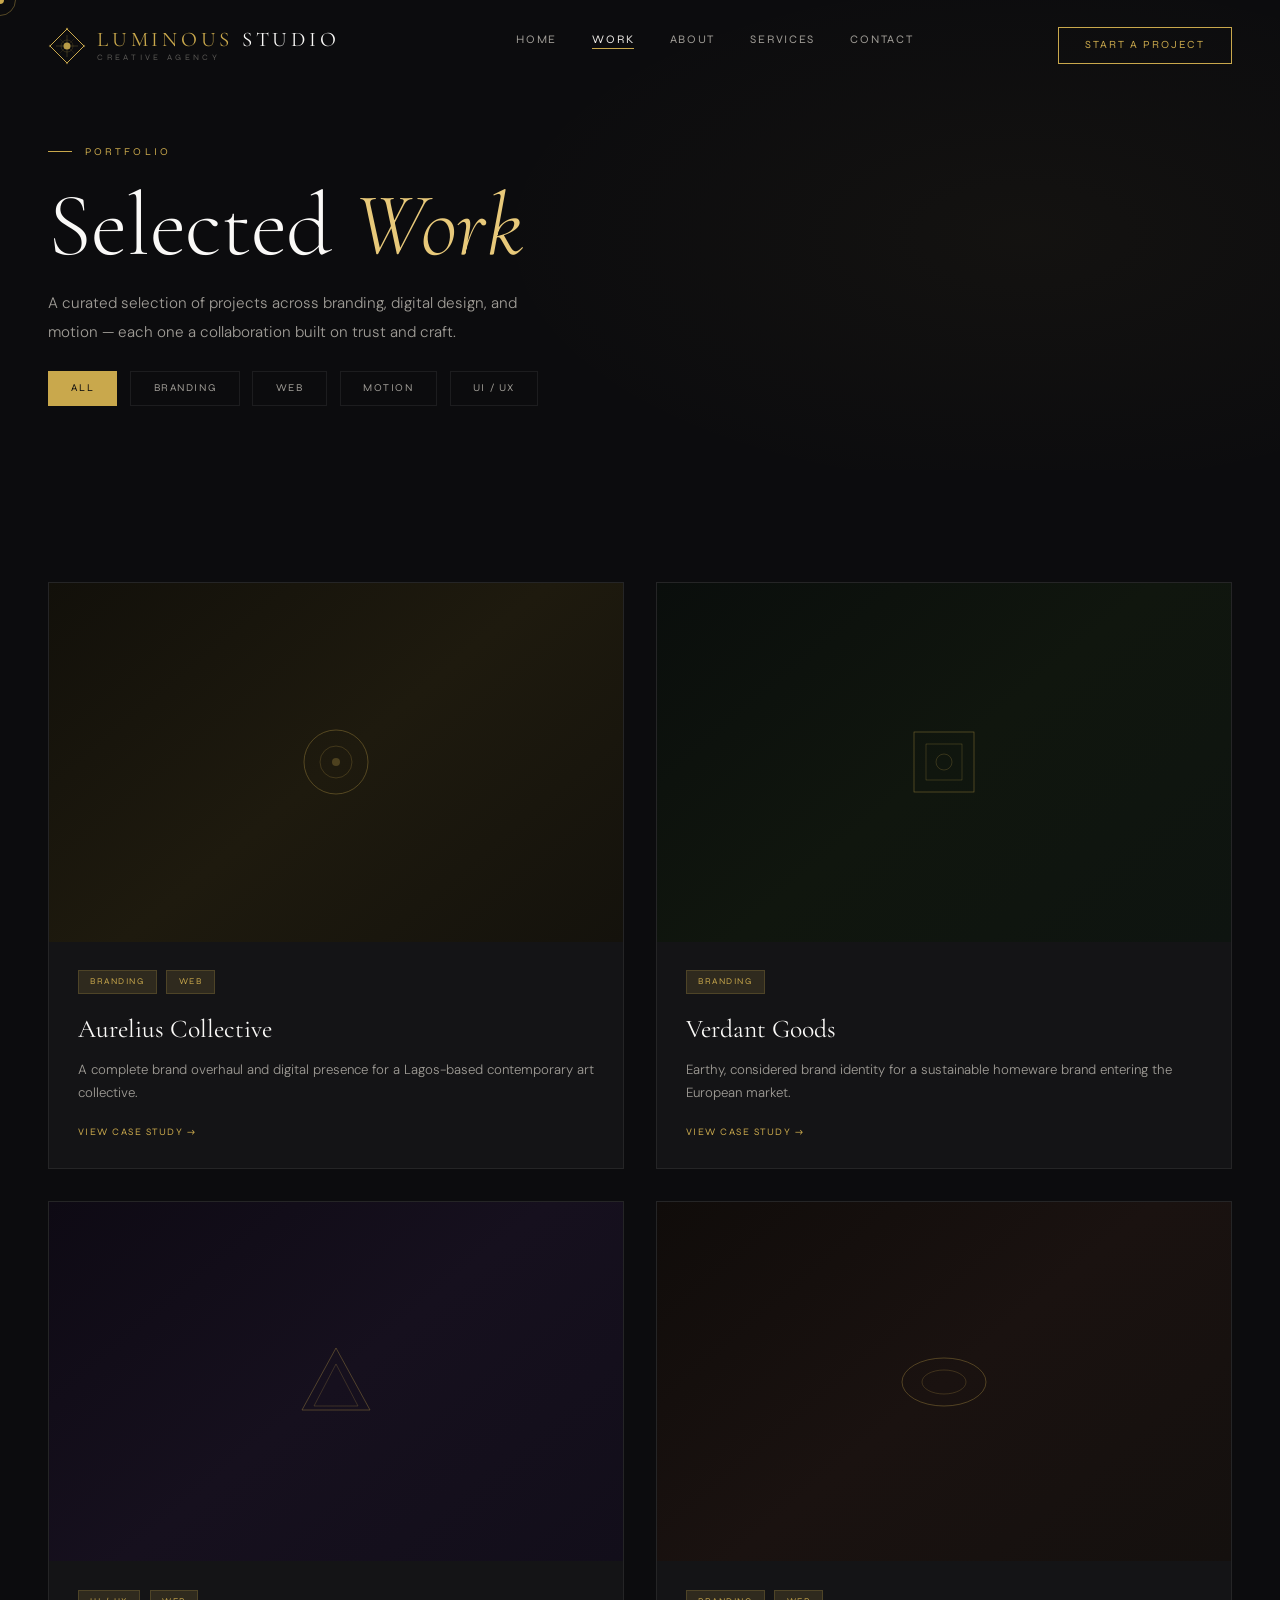
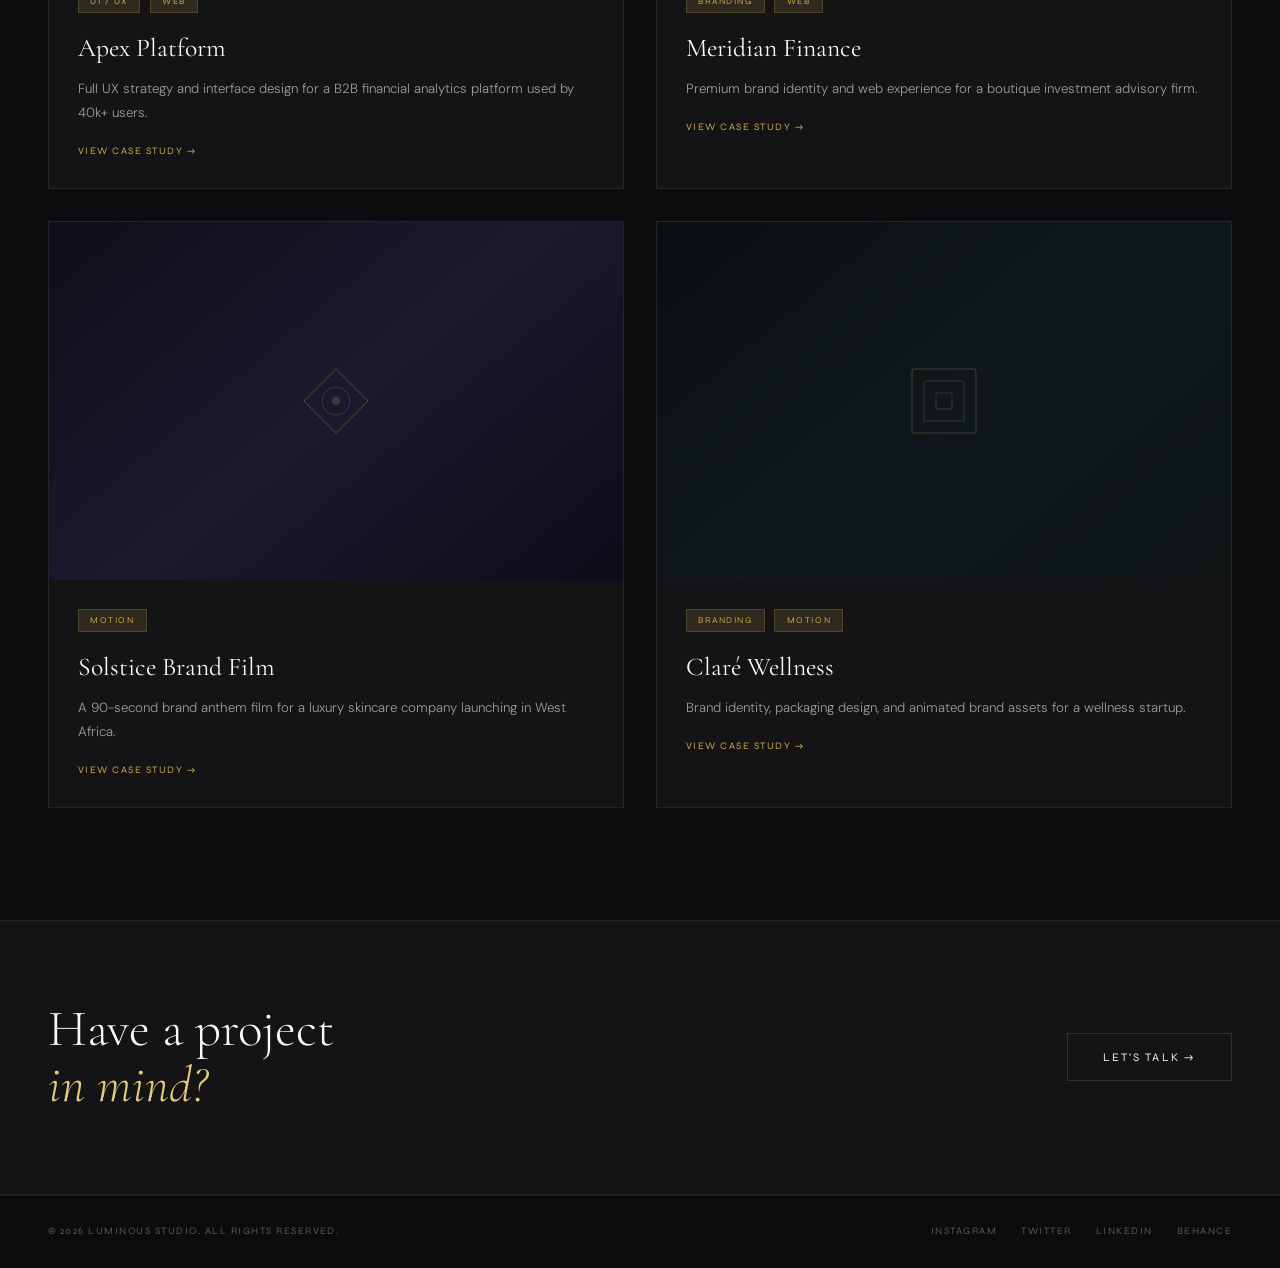
<file: work.html>
<!DOCTYPE html>
<html lang="en">
<head>
  <meta charset="UTF-8"/>
  <meta name="viewport" content="width=device-width, initial-scale=1.0, viewport-fit=cover"/>
  <title>Work — Luminous Studio</title>
  <link rel="icon" type="image/svg+xml" href='data:image/svg+xml,
<svg xmlns="http://www.w3.org/2000/svg" viewBox="0 0 38 38">
<path d="M19 2L36 19L19 36L2 19Z" stroke="%23c9a84c" stroke-width="1" fill="none"/>
<circle cx="19" cy="19" r="3.5" fill="%23c9a84c"/>
</svg>'>
  <link href="https://cdnjs.cloudflare.com/ajax/libs/bootstrap/5.3.2/css/bootstrap.min.css" rel="stylesheet"/>
  <link href="https://fonts.googleapis.com/css2?family=Cormorant+Garamond:ital,wght@0,300;0,400;0,600;1,300;1,400&family=Syne:wght@400;500;600;700;800&family=DM+Sans:wght@300;400;500&display=swap" rel="stylesheet"/>
  <style>
    :root {
      --bg: #0c0c0e;
      --surface: #141416;
      --surface2: #1a1a1e;
      --border: rgba(255,255,255,0.07);
      --border2: rgba(255,255,255,0.12);
      --gold: #c9a84c;
      --gold-light: #e8c97a;
      --gold-dim: rgba(201,168,76,0.15);
      --text: #f0ede8;
      --text2: #a09d97;
      --text3: #5a5855;
      --white: #faf9f7;
    }
    *, *::before, *::after { box-sizing: border-box; margin: 0; padding: 0; }
    html { scroll-behavior: smooth; }
    body {
      background: var(--bg);
      color: var(--text);
      font-family: 'DM Sans', sans-serif;
      font-weight: 300;
      overflow-x: hidden;
      min-height: 100vh;
      cursor: none;
    }

    /* ─── CUSTOM CURSOR ─── */
    .cur { width:8px; height:8px; background:var(--gold); border-radius:50%; position:fixed; pointer-events:none; z-index:9999; transform:translate(-50%,-50%); transition:transform .1s; }
    .cur-r { width:32px; height:32px; border:1px solid rgba(201,168,76,.4); border-radius:50%; position:fixed; pointer-events:none; z-index:9998; transform:translate(-50%,-50%); transition:all .18s ease; }
    body.cursor-hover .cur { transform:translate(-50%,-50%) scale(3); background:transparent; border:1px solid var(--gold); }
    body.cursor-hover .cur-r { transform:translate(-50%,-50%) scale(1.6); border-color:rgba(201,168,76,.7); }
    @media (pointer:coarse) { .cur,.cur-r { display:none; } body { cursor:auto; } }

    /* ─── NAV ─── */
    nav {
      position: fixed; top:0; left:0; right:0; z-index:800;
      padding: 1.6rem 3rem;
      display: flex; align-items:center; justify-content:space-between;
      transition: background .4s, border-color .4s, padding .3s;
      border-bottom: 1px solid transparent;
    }
    nav.scrolled {
      background: rgba(12,12,14,.88);
      border-color: var(--border);
      backdrop-filter: blur(18px);
      -webkit-backdrop-filter: blur(18px);
      padding-top: 1rem; padding-bottom: 1rem;
    }
    .logo-wrap { display:flex; align-items:center; gap:.7rem; cursor:none; text-decoration:none; }
    .logo-svg { width:38px; height:38px; flex-shrink:0; }
    .logo-text-wrap { display:flex; flex-direction:column; line-height:1; }
    .logo-name { font-family:'Cormorant Garamond',serif; font-size:1.3rem; font-weight:400; letter-spacing:.18em; color:var(--white); text-transform:uppercase; }
    .logo-name .lum { color:var(--gold); }
    .logo-sub { font-family:'Syne',sans-serif; font-size:.52rem; letter-spacing:.4em; text-transform:uppercase; color:var(--text3); margin-top:.15rem; }
    .nav-links { display:flex; gap:2.2rem; list-style:none; }
    .nav-links a { font-family:'Syne',sans-serif; font-size:.72rem; letter-spacing:.15em; text-transform:uppercase; color:var(--text2); text-decoration:none; cursor:none; transition:color .2s; position:relative; padding-bottom:.2rem; }
    .nav-links a::after { content:''; position:absolute; bottom:0; left:0; width:0; height:1px; background:var(--gold); transition:width .25s; }
    .nav-links a:hover, .nav-links a.active { color:var(--text); }
    .nav-links a:hover::after, .nav-links a.active::after { width:100%; }
    .nav-btn { font-family:'Syne',sans-serif; font-size:.68rem; letter-spacing:.18em; text-transform:uppercase; background:transparent; border:1px solid var(--gold); color:var(--gold); padding:.6rem 1.6rem; cursor:none; transition:background .2s, color .2s; text-decoration:none; display:inline-block; }
    .nav-btn:hover { background:var(--gold); color:var(--bg); }

    /* ─── HAMBURGER ─── */
    .hamburger { display:none; flex-direction:column; gap:5px; background:none; border:none; cursor:none; padding:.2rem; }
    .hamburger span { display:block; width:24px; height:1px; background:var(--text); transition:all .3s; }
    .hamburger.open span:nth-child(1) { transform:rotate(45deg) translate(4px,4px); }
    .hamburger.open span:nth-child(2) { opacity:0; }
    .hamburger.open span:nth-child(3) { transform:rotate(-45deg) translate(4px,-4px); }
    .mobile-menu { display:none; position:fixed; inset:0; z-index:700; background:rgba(12,12,14,.97); backdrop-filter:blur(20px); flex-direction:column; align-items:center; justify-content:center; gap:2.5rem; }
    .mobile-menu.open { display:flex; animation:pageIn .3s ease; }
    .mobile-menu a { font-family:'Cormorant Garamond',serif; font-size:3rem; font-weight:300; color:var(--text); text-decoration:none; letter-spacing:.08em; cursor:none; transition:color .2s; }
    .mobile-menu a:hover { color:var(--gold); }

    /* ─── SHARED ─── */
    .sec { padding: 7rem 0; }
    .lbl { font-family:'Syne',sans-serif; font-size:.65rem; letter-spacing:.3em; text-transform:uppercase; color:var(--gold); margin-bottom:1.2rem; display:flex; align-items:center; gap:.8rem; }
    .lbl::before { content:''; width:24px; height:1px; background:var(--gold); flex-shrink:0; }
    .display-title { font-family:'Cormorant Garamond',serif; font-size:clamp(3rem,7vw,6rem); font-weight:300; line-height:1.05; color:var(--white); }
    .display-title em { font-style:italic; color:var(--gold-light); }
    .body-text { font-size:.95rem; line-height:1.9; color:var(--text2); font-weight:300; }
    .rv { opacity:0; transform:translateY(28px); transition:opacity .7s ease, transform .7s ease; }
    .rv.vis { opacity:1; transform:translateY(0); }
    .rv-d1 { transition-delay:.1s; }
    .rv-d2 { transition-delay:.2s; }
    @keyframes pageIn { from { opacity:0; transform:translateY(16px); } to { opacity:1; transform:translateY(0); } }
    @keyframes fadeU { from { opacity:0; transform:translateY(22px); } to { opacity:1; transform:translateY(0); } }

    /* ─── PAGE HERO ─── */
    .pg-hero {
      padding: 9rem 0 4rem;
      position:relative;
      overflow:hidden;
    }
    .pg-hero::before {
      content:'';
      position:absolute; inset:0;
      background: radial-gradient(ellipse 60% 80% at 80% 50%, rgba(201,168,76,.04) 0%, transparent 70%);
      pointer-events:none;
    }
    .pg-hero .display-title { animation: fadeU .9s .2s both; }
    .pg-hero .lbl { animation: fadeU .7s .1s both; }
    .pg-hero .body-text { animation: fadeU .8s .35s both; }

    /* ─── FILTER BAR ─── */
    .filter-bar { display:flex; gap:.8rem; flex-wrap:wrap; }
    .filter-btn { font-family:'Syne',sans-serif; font-size:.65rem; letter-spacing:.15em; text-transform:uppercase; background:transparent; border:1px solid var(--border); color:var(--text2); padding:.55rem 1.4rem; cursor:none; transition:border-color .2s, color .2s, background .2s; }
    .filter-btn:hover { border-color:var(--gold); color:var(--gold); }
    .filter-btn.active { border-color:var(--gold); color:var(--bg); background:var(--gold); }
    .filter-bar { animation: fadeU .8s .5s both; }

    /* ─── PROJECTS GRID ─── */
    .projects-grid { display:grid; grid-template-columns:repeat(2,1fr); gap:2rem; }
    .proj-card { cursor:none; overflow:hidden; background:var(--surface); border:1px solid var(--border); transition:border-color .3s; }
    .proj-card:hover { border-color:var(--border2); }
    .proj-img { aspect-ratio:16/10; overflow:hidden; position:relative; }
    .proj-img-inner { width:100%; height:100%; transition:transform .6s ease; }
    .proj-card:hover .proj-img-inner { transform:scale(1.04); }
    .proj-info { padding:1.8rem; }
    .proj-tags { display:flex; gap:.6rem; flex-wrap:wrap; margin-bottom:1rem; }
    .proj-tag { font-family:'Syne',sans-serif; font-size:.55rem; letter-spacing:.18em; text-transform:uppercase; color:var(--gold); background:var(--gold-dim); padding:.25rem .7rem; border:1px solid rgba(201,168,76,.2); }
    .proj-title { font-family:'Cormorant Garamond',serif; font-size:1.6rem; font-weight:400; color:var(--white); margin-bottom:.6rem; }
    .proj-desc { font-size:.83rem; line-height:1.8; color:var(--text2); }
    .proj-cta { display:flex; align-items:center; gap:.5rem; margin-top:1.2rem; font-family:'Syne',sans-serif; font-size:.62rem; letter-spacing:.15em; text-transform:uppercase; color:var(--gold); cursor:none; text-decoration:none; transition:gap .2s; }
    .proj-cta:hover { gap:1rem; color:var(--gold); }

    /* Project thumb styles */
    .t1 { background:linear-gradient(140deg,#12100a,#1e1a0e,#14120c); display:flex; align-items:center; justify-content:center; }
    .t2 { background:linear-gradient(140deg,#0a0e0c,#10160e,#0e1410); display:flex; align-items:center; justify-content:center; }
    .t3 { background:linear-gradient(140deg,#0e0a14,#16101e,#120e1a); display:flex; align-items:center; justify-content:center; }
    .t4 { background:linear-gradient(140deg,#100c0a,#1a1210,#14100e); display:flex; align-items:center; justify-content:center; }
    .wc-dec { display:flex; align-items:center; justify-content:center; opacity:.55; }

    /* ─── CTA BAND ─── */
    .cta-band { background:var(--surface); border-top:1px solid var(--border); border-bottom:1px solid var(--border); padding:5rem 3rem; display:flex; align-items:center; justify-content:space-between; flex-wrap:wrap; gap:2rem; }
    .cta-band-t { font-family:'Cormorant Garamond',serif; font-size:clamp(2rem,5vw,3.2rem); font-weight:300; color:var(--white); line-height:1.1; }
    .cta-band-t em { font-style:italic; color:var(--gold-light); }
    .btn-dark { font-family:'Syne',sans-serif; font-size:.72rem; letter-spacing:.18em; text-transform:uppercase; background:transparent; border:1px solid var(--border2); color:var(--text); padding:.9rem 2.2rem; cursor:none; transition:border-color .2s, color .2s; text-decoration:none; display:inline-block; }
    .btn-dark:hover { border-color:var(--gold); color:var(--gold); }

    /* ─── FOOTER ─── */
    footer { background:var(--bg); border-top:1px solid var(--border); padding:1.8rem 0; }
    .ft-bottom { display:flex; align-items:center; justify-content:space-between; flex-wrap:wrap; gap:1rem; }
    .ft-copy { font-family:'Syne',sans-serif; font-size:.62rem; letter-spacing:.15em; text-transform:uppercase; color:var(--text3); }
    .ft-socials { display:flex; gap:1.5rem; }
    .ft-socials a { font-family:'Syne',sans-serif; font-size:.62rem; letter-spacing:.15em; text-transform:uppercase; color:var(--text3); text-decoration:none; transition:color .2s; cursor:none; }
    .ft-socials a:hover { color:var(--gold); }

    /* ─── RESPONSIVE ─── */
    @media (max-width:768px) {
      nav { padding:1.2rem 1.5rem; }
      .nav-links, .nav-btn { display:none; }
      .hamburger { display:flex; }
      .projects-grid { grid-template-columns:1fr; }
      .cta-band { flex-direction:column; padding:3rem 1.5rem; }
      .pg-hero { padding: 7rem 0 3rem; }
    }
    @media (max-width:480px) {
      .filter-bar { gap:.5rem; }
      .filter-btn { padding:.45rem 1rem; font-size:.6rem; }
    }
  </style>
</head>
<body>

<div class="cur" id="cur"></div>
<div class="cur-r" id="curR"></div>

<!-- Mobile menu -->
<div class="mobile-menu" id="mobileMenu">
  <a href="index.html">Home</a>
  <a href="work.html" style="color:var(--gold);">Work</a>
  <a href="about.html">About</a>
  <a href="services.html">Services</a>
  <a href="contact.html">Contact</a>
</div>

<!-- NAV -->
<nav id="navbar">
  <a href="index.html" class="logo-wrap">
    <svg class="logo-svg" viewBox="0 0 38 38" fill="none" xmlns="http://www.w3.org/2000/svg">
      <path d="M19 2L36 19L19 36L2 19Z" stroke="#c9a84c" stroke-width="1" fill="none"/>
      <path d="M19 8L19 30" stroke="#c9a84c" stroke-width=".6" opacity=".4"/>
      <path d="M8 19L30 19" stroke="#c9a84c" stroke-width=".6" opacity=".4"/>
      <path d="M11.5 11.5L26.5 26.5" stroke="#c9a84c" stroke-width=".5" opacity=".25"/>
      <path d="M26.5 11.5L11.5 26.5" stroke="#c9a84c" stroke-width=".5" opacity=".25"/>
      <circle cx="19" cy="19" r="3.5" fill="#c9a84c" opacity=".9"/>
      <circle cx="19" cy="19" r="6" stroke="#c9a84c" stroke-width=".6" opacity=".3"/>
      <circle cx="19" cy="2" r="1.2" fill="#c9a84c" opacity=".7"/>
      <circle cx="36" cy="19" r="1.2" fill="#c9a84c" opacity=".5"/>
      <circle cx="19" cy="36" r="1.2" fill="#c9a84c" opacity=".5"/>
      <circle cx="2" cy="19" r="1.2" fill="#c9a84c" opacity=".5"/>
    </svg>
    <div class="logo-text-wrap">
      <span class="logo-name"><span class="lum">Luminous</span> Studio</span>
      <span class="logo-sub">Creative Agency</span>
    </div>
  </a>
  <ul class="nav-links">
    <li><a href="index.html">Home</a></li>
    <li><a href="work.html" class="active">Work</a></li>
    <li><a href="about.html">About</a></li>
    <li><a href="services.html">Services</a></li>
    <li><a href="contact.html">Contact</a></li>
  </ul>
  <a href="contact.html" class="nav-btn d-none d-md-block">Start a Project</a>
  <button class="hamburger" id="hamburger" onclick="toggleMobile()">
    <span></span><span></span><span></span>
  </button>
</nav>

<!-- PAGE HERO -->
<div class="pg-hero">
  <div class="container-fluid px-4 px-md-5">
    <div class="lbl">Portfolio</div>
    <h1 class="display-title">Selected <em>Work</em></h1>
    <p class="body-text mt-3" style="max-width:500px;">A curated selection of projects across branding, digital design, and motion — each one a collaboration built on trust and craft.</p>
    <div class="filter-bar mt-4">
      <button class="filter-btn active" onclick="filterWork(this,'all')">All</button>
      <button class="filter-btn" onclick="filterWork(this,'branding')">Branding</button>
      <button class="filter-btn" onclick="filterWork(this,'web')">Web</button>
      <button class="filter-btn" onclick="filterWork(this,'motion')">Motion</button>
      <button class="filter-btn" onclick="filterWork(this,'ui')">UI / UX</button>
    </div>
  </div>
</div>

<!-- PROJECTS -->
<section class="sec">
  <div class="container-fluid px-4 px-md-5">
    <div class="projects-grid" id="projectsGrid">

      <div class="proj-card rv" data-cat="branding web">
        <div class="proj-img"><div class="proj-img-inner t1"><div class="wc-dec"><svg width="80" height="80" viewBox="0 0 80 80" fill="none"><circle cx="40" cy="40" r="32" stroke="#c9a84c" stroke-width="0.6"/><circle cx="40" cy="40" r="16" stroke="#c9a84c" stroke-width="0.4"/><circle cx="40" cy="40" r="4" fill="#c9a84c" opacity=".5"/></svg></div></div></div>
        <div class="proj-info">
          <div class="proj-tags"><span class="proj-tag">Branding</span><span class="proj-tag">Web</span></div>
          <div class="proj-title">Aurelius Collective</div>
          <p class="proj-desc">A complete brand overhaul and digital presence for a Lagos-based contemporary art collective.</p>
          <a href="#" class="proj-cta">View Case Study →</a>
        </div>
      </div>

      <div class="proj-card rv rv-d1" data-cat="branding">
        <div class="proj-img"><div class="proj-img-inner t2"><div class="wc-dec"><svg width="80" height="80" viewBox="0 0 80 80" fill="none"><rect x="10" y="10" width="60" height="60" stroke="#c9a84c" stroke-width="0.6"/><rect x="22" y="22" width="36" height="36" stroke="#c9a84c" stroke-width="0.4"/><circle cx="40" cy="40" r="8" stroke="#c9a84c" stroke-width="0.4"/></svg></div></div></div>
        <div class="proj-info">
          <div class="proj-tags"><span class="proj-tag">Branding</span></div>
          <div class="proj-title">Verdant Goods</div>
          <p class="proj-desc">Earthy, considered brand identity for a sustainable homeware brand entering the European market.</p>
          <a href="#" class="proj-cta">View Case Study →</a>
        </div>
      </div>

      <div class="proj-card rv rv-d1" data-cat="ui web">
        <div class="proj-img"><div class="proj-img-inner t3"><div class="wc-dec"><svg width="80" height="80" viewBox="0 0 80 80" fill="none"><polygon points="40,6 74,68 6,68" stroke="#c9a84c" stroke-width="0.6" fill="none"/><polygon points="40,22 62,64 18,64" stroke="#c9a84c" stroke-width="0.4" fill="none"/></svg></div></div></div>
        <div class="proj-info">
          <div class="proj-tags"><span class="proj-tag">UI / UX</span><span class="proj-tag">Web</span></div>
          <div class="proj-title">Apex Platform</div>
          <p class="proj-desc">Full UX strategy and interface design for a B2B financial analytics platform used by 40k+ users.</p>
          <a href="#" class="proj-cta">View Case Study →</a>
        </div>
      </div>

      <div class="proj-card rv rv-d2" data-cat="branding web">
        <div class="proj-img"><div class="proj-img-inner t4"><div class="wc-dec"><svg width="100" height="70" viewBox="0 0 100 70" fill="none"><ellipse cx="50" cy="35" rx="42" ry="24" stroke="#c9a84c" stroke-width="0.6"/><ellipse cx="50" cy="35" rx="22" ry="12" stroke="#c9a84c" stroke-width="0.4"/></svg></div></div></div>
        <div class="proj-info">
          <div class="proj-tags"><span class="proj-tag">Branding</span><span class="proj-tag">Web</span></div>
          <div class="proj-title">Meridian Finance</div>
          <p class="proj-desc">Premium brand identity and web experience for a boutique investment advisory firm.</p>
          <a href="#" class="proj-cta">View Case Study →</a>
        </div>
      </div>

      <div class="proj-card rv rv-d2" data-cat="motion">
        <div class="proj-img"><div class="proj-img-inner t1" style="background:linear-gradient(140deg,#100e18,#1c1830,#0e0c18)"><div class="wc-dec"><svg width="80" height="80" viewBox="0 0 80 80" fill="none"><path d="M40 8 L72 40 L40 72 L8 40Z" stroke="#c9a84c" stroke-width="0.6" fill="none"/><circle cx="40" cy="40" r="14" stroke="#c9a84c" stroke-width="0.4"/><circle cx="40" cy="40" r="4" fill="#c9a84c" opacity=".4"/></svg></div></div></div>
        <div class="proj-info">
          <div class="proj-tags"><span class="proj-tag">Motion</span></div>
          <div class="proj-title">Solstice Brand Film</div>
          <p class="proj-desc">A 90-second brand anthem film for a luxury skincare company launching in West Africa.</p>
          <a href="#" class="proj-cta">View Case Study →</a>
        </div>
      </div>

      <div class="proj-card rv rv-d2" data-cat="branding motion">
        <div class="proj-img"><div class="proj-img-inner t2" style="background:linear-gradient(140deg,#0a0e10,#10181c,#0e1414)"><div class="wc-dec"><svg width="80" height="80" viewBox="0 0 80 80" fill="none"><rect x="8" y="8" width="64" height="64" stroke="#c9a84c" stroke-width="0.5" rx="2"/><rect x="20" y="20" width="40" height="40" stroke="#c9a84c" stroke-width="0.4" rx="2"/><rect x="32" y="32" width="16" height="16" stroke="#c9a84c" stroke-width="0.4" rx="1"/></svg></div></div></div>
        <div class="proj-info">
          <div class="proj-tags"><span class="proj-tag">Branding</span><span class="proj-tag">Motion</span></div>
          <div class="proj-title">Claré Wellness</div>
          <p class="proj-desc">Brand identity, packaging design, and animated brand assets for a wellness startup.</p>
          <a href="#" class="proj-cta">View Case Study →</a>
        </div>
      </div>

    </div>
  </div>
</section>

<!-- CTA BAND -->
<div class="cta-band">
  <div class="cta-band-t">Have a project<br><em>in mind?</em></div>
  <a href="contact.html" class="btn-dark">Let's Talk →</a>
</div>

<footer>
  <div class="container-fluid px-4 px-md-5">
    <div class="ft-bottom">
      <span class="ft-copy">© 2026 Luminous Studio. All rights reserved.</span>
      <div class="ft-socials">
        <a href="#">Instagram</a>
        <a href="#">Twitter</a>
        <a href="#">LinkedIn</a>
        <a href="#">Behance</a>
      </div>
    </div>
  </div>
</footer>

<script src="https://cdnjs.cloudflare.com/ajax/libs/bootstrap/5.3.2/js/bootstrap.bundle.min.js"></script>
<script>
  // CURSOR
  const cur = document.getElementById('cur');
  const curR = document.getElementById('curR');
  let mx=0,my=0,rx=0,ry=0;
  document.addEventListener('mousemove',e=>{ mx=e.clientX; my=e.clientY; cur.style.left=mx+'px'; cur.style.top=my+'px'; });
  (function animR(){ rx+=(mx-rx)*.13; ry+=(my-ry)*.13; curR.style.left=rx+'px'; curR.style.top=ry+'px'; requestAnimationFrame(animR); })();
  document.querySelectorAll('a,button,.proj-card').forEach(el=>{
    el.addEventListener('mouseenter',()=>document.body.classList.add('cursor-hover'));
    el.addEventListener('mouseleave',()=>document.body.classList.remove('cursor-hover'));
  });

  // NAV SCROLL
  window.addEventListener('scroll',()=>{ document.getElementById('navbar').classList.toggle('scrolled',scrollY>40); });

  // MOBILE MENU
  function toggleMobile(){
    document.getElementById('mobileMenu').classList.toggle('open');
    document.getElementById('hamburger').classList.toggle('open');
  }

  // REVEAL
  const observer = new IntersectionObserver(entries=>{ entries.forEach(e=>{ if(e.isIntersecting) e.target.classList.add('vis'); }); },{threshold:.12});
  document.querySelectorAll('.rv').forEach(el=>observer.observe(el));

  // FILTER
  function filterWork(btn, cat){
    document.querySelectorAll('.filter-btn').forEach(b=>b.classList.remove('active'));
    btn.classList.add('active');
    document.querySelectorAll('.proj-card').forEach(c=>{
      const cats=c.dataset.cat||'';
      const show=cat==='all'||cats.includes(cat);
      c.style.opacity=show?'1':'0.2';
      c.style.pointerEvents=show?'auto':'none';
      c.style.transition='opacity .3s';
    });
  }
</script>
</body>
</html>
</file>
